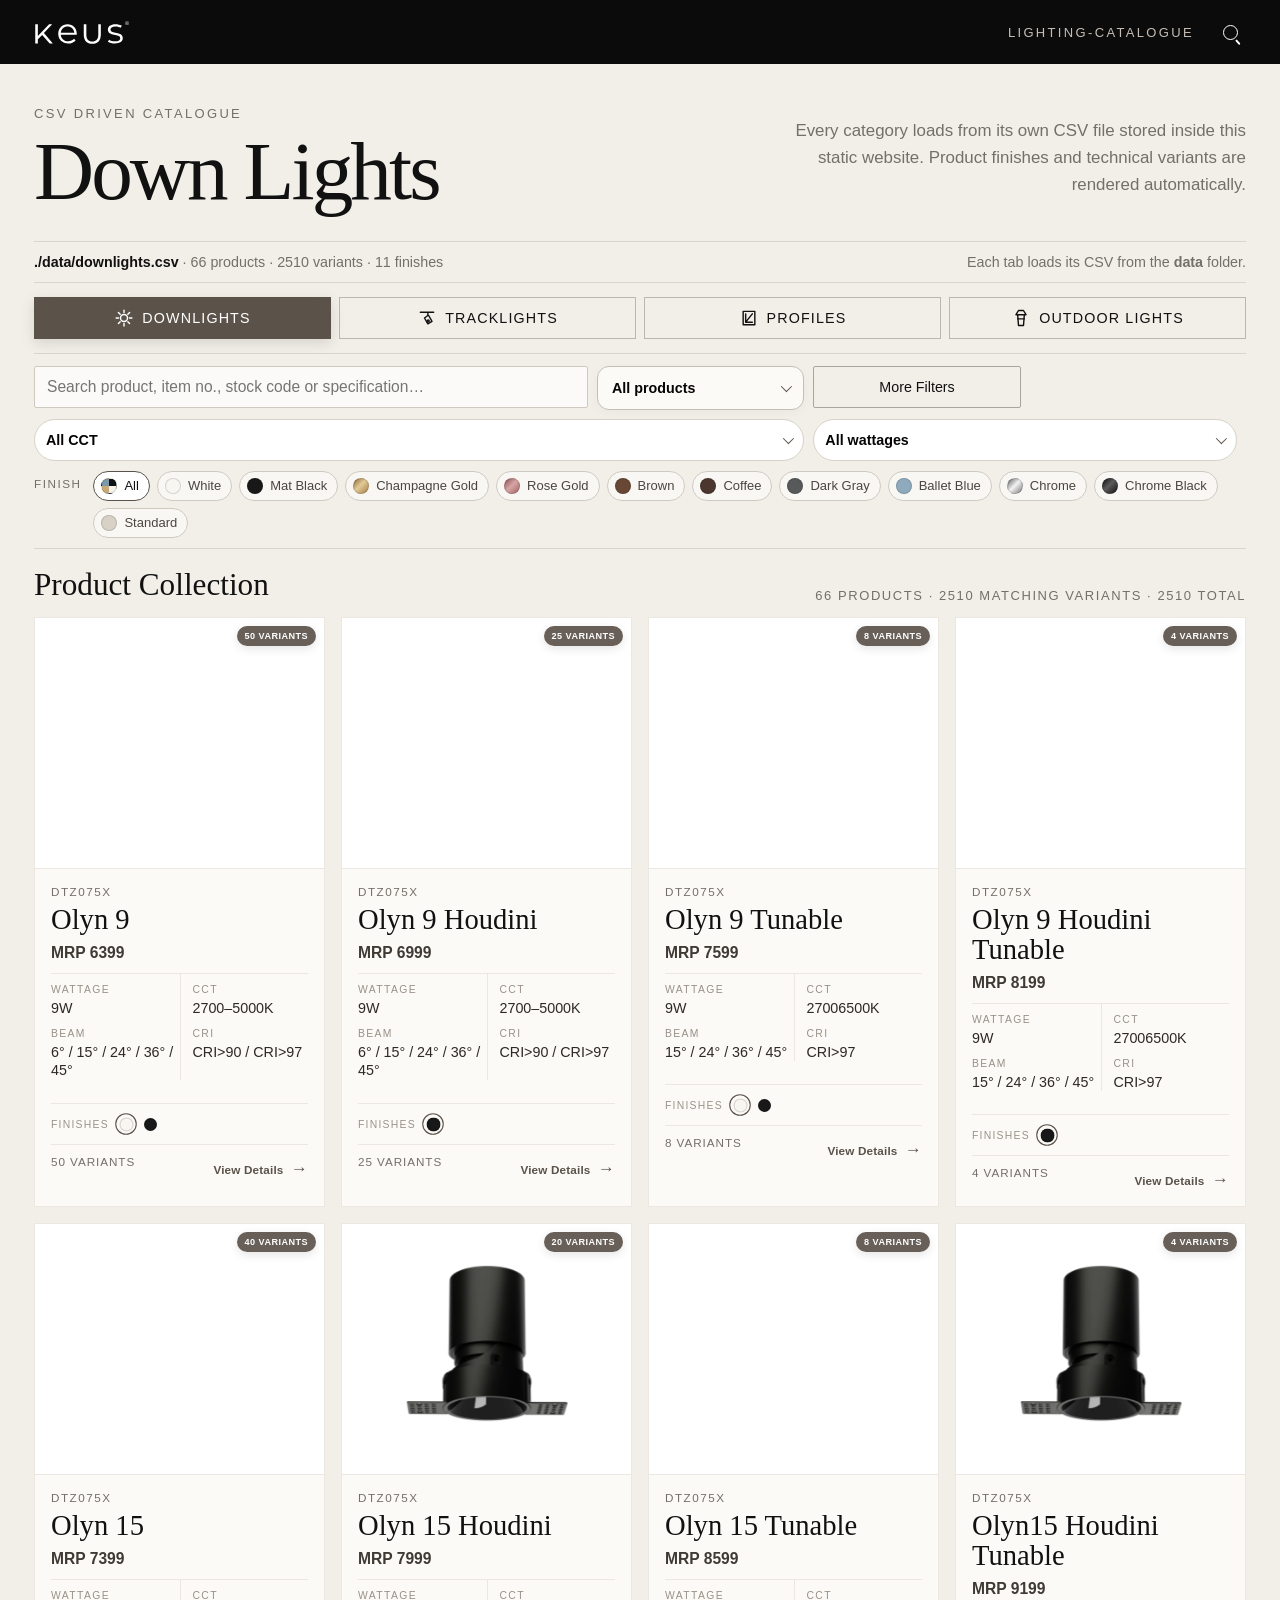
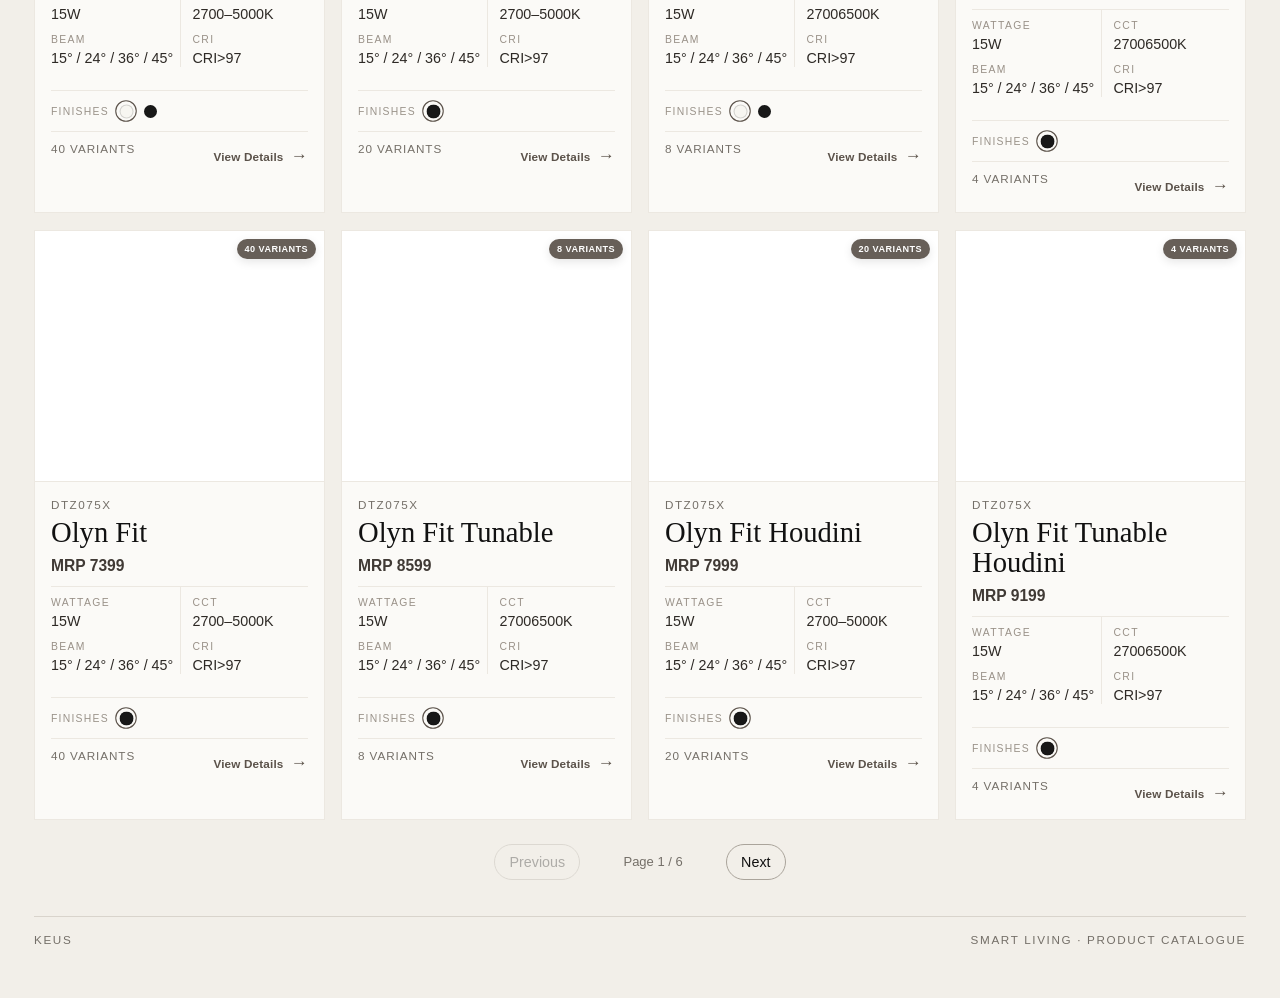
<file: index.html>
<!DOCTYPE html>
<html lang="en">
<head>
<meta charset="UTF-8" />
<meta name="viewport" content="width=device-width, initial-scale=1.0" />
<title>KEUS · LIGHTING-CATALOGUE</title>
<style>
  *{box-sizing:border-box}
  :root{
    --bg:#f2efe9;--paper:#fbfaf7;--card:#fff;--ink:#111;--muted:#746f68;
    --line:#d9d4cc;--line2:#ece8e1;--black:#0b0b0b;--shadow:0 18px 50px rgba(20,18,15,.08);
  }
  html{scroll-behavior:smooth}
  body{margin:0;background:var(--bg);color:var(--ink);font-family:Inter,Arial,Helvetica,sans-serif}
  button,input,select{font:inherit} button{cursor:pointer}
  .topbar{background:var(--black);color:#fff}
  .topbar-inner{max-width:1480px;margin:auto;min-height:64px;padding:0 34px;display:flex;align-items:center;justify-content:space-between;gap:20px}
  .brand{font-size:20.8px;font-weight:700;letter-spacing:.33em}.top-meta{font-size:13px;letter-spacing:.18em;text-transform:uppercase;color:#bdbdbd}
  .shell{max-width:1480px;margin:auto;padding:34px 34px 52px}
  .hero{display:grid;grid-template-columns:1fr auto;gap:28px;align-items:end;padding:8px 0 28px;border-bottom:1px solid var(--line)}
  .eyebrow{margin-bottom:10px;font-size:13px;letter-spacing:.18em;text-transform:uppercase;color:var(--muted)}
  h1{margin:0;font-family:Georgia,'Times New Roman',serif;font-weight:400;font-size:clamp(49.4px,6.5vw,88.4px);line-height:.98;letter-spacing:-.035em}
  .hero-side{max-width:460px;text-align:right}.hero-side p{margin:0 0 14px;font-size:16.9px;line-height:1.6;color:var(--muted)}
  .load-row{display:flex;justify-content:flex-end;gap:8px;flex-wrap:wrap}
  .btn{border:1px solid #aaa49b;background:transparent;color:var(--ink);border-radius:999px;padding:9px 14px;font-size:14.3px;transition:.18s ease}
  .btn:hover:not(:disabled){background:var(--ink);border-color:var(--ink);color:#fff}.btn.primary{background:var(--ink);border-color:var(--ink);color:#fff}.btn.primary:hover{background:#2a2a2a}.btn:disabled{opacity:.3;cursor:default}
  #csvInput{display:none}
  .data-strip{display:flex;align-items:center;justify-content:space-between;gap:16px;padding:12px 0;border-bottom:1px solid var(--line);font-size:14.3px;color:var(--muted)}
  .status strong{color:var(--ink);font-weight:600}.hint{text-align:right}

  .filter-shell{position:sticky;top:0;z-index:30;padding:12px 0 10px;background:rgba(242,239,233,.96);backdrop-filter:blur(12px);border-bottom:1px solid var(--line);margin-bottom:18px}
  .toolbar{display:grid;grid-template-columns:minmax(260px,1.55fr) repeat(3,minmax(145px,.58fr)) auto;gap:9px}
  .mobile-product-label{display:none}
  .field{height:42px;width:100%;border:1px solid #cfc9c0;background:rgba(255,255,255,.68);color:var(--ink);border-radius:2px;padding:0 12px;outline:none;font-size:15.6px}
  .field:focus{border-color:#6e675e;background:#fff}.reset-btn,.more-btn{height:42px;border-radius:2px;white-space:nowrap}
  .advanced{display:grid;grid-template-columns:repeat(4,minmax(0,1fr));gap:9px;max-height:0;opacity:0;overflow:hidden;transition:max-height .24s ease,opacity .18s ease,padding .24s ease;padding-top:0}
  .advanced.open{max-height:260px;opacity:1;padding-top:9px}
  .finish-panel{padding-top:10px;display:flex;align-items:flex-start;gap:12px}
  .finish-title{flex:0 0 auto;padding-top:6px;font-size:11.7px;letter-spacing:.13em;text-transform:uppercase;color:var(--muted)}
  .finish-chips{display:flex;gap:7px;flex-wrap:wrap}
  .finish-chip{display:inline-flex;align-items:center;gap:7px;height:30px;border:1px solid #cfc9c0;background:rgba(255,255,255,.48);border-radius:999px;padding:0 10px 0 7px;color:#4b4640;font-size:13px;transition:.15s ease}
  .finish-chip:hover,.finish-chip.active{border-color:#111;background:#fff;color:#111}.finish-chip.active{box-shadow:inset 0 0 0 1px #111}
  .swatch{width:16px;height:16px;border-radius:50%;border:1px solid rgba(0,0,0,.14);flex:0 0 auto;background:#ddd}
  .swatch.all{background:conic-gradient(#111 0 25%,#f5f3ee 0 50%,#c9aa77 0 75%,#7d98aa 0);}
  .sw-white{background:#f7f6f1}.sw-mat-black{background:#181818}.sw-champagne-gold{background:linear-gradient(135deg,#8e6e3f,#e2ca96 45%,#a78450)}
  .sw-rose-gold{background:linear-gradient(135deg,#8c5558,#d7a6a4 48%,#a56667)}.sw-brown{background:#684834}.sw-coffee{background:#4c372f}
  .sw-dark-gray{background:#57595b}.sw-ballet-blue{background:#8faabd}.sw-chrome{background:linear-gradient(135deg,#656565,#f3f3f3 48%,#7d7d7d)}
  .sw-chrome-black{background:linear-gradient(135deg,#111,#5c5c5c 44%,#171717)}.sw-standard{background:#d7d1c6}
  .active-filters{display:flex;gap:7px;flex-wrap:wrap;padding-top:9px}.active-filters:empty{display:none}
  .filter-pill{border:0;background:#ded8cf;border-radius:999px;padding:6px 9px;font-size:11.7px;color:#504a43}.filter-pill b{font-weight:600}.filter-pill span{margin-left:6px;color:#8a8178}

  .catalogue-head{display:flex;justify-content:space-between;align-items:end;gap:20px;margin:4px 0 14px}.catalogue-head h2{margin:0;font-family:Georgia,'Times New Roman',serif;font-weight:400;font-size:31.2px}.catalogue-count{font-size:13px;letter-spacing:.12em;text-transform:uppercase;color:var(--muted);text-align:right}
  .grid{display:grid;grid-template-columns:repeat(4,minmax(0,1fr));gap:16px}
  .card{position:relative;width:100%;border:1px solid var(--line2);background:var(--paper);color:inherit;transition:transform .2s ease,box-shadow .2s ease,border-color .2s ease;overflow:hidden}
  .card:hover{transform:translateY(-3px);box-shadow:var(--shadow);border-color:#c7c0b5}
  .finish-gallery-card .card-title{margin-bottom:6px}
  .finish-gallery-card .finish-name{display:flex;align-items:center;gap:8px;margin:0 0 13px;font-size:14.3px;color:#5d5750}
  .finish-gallery-card .finish-name .swatch{width:17px;height:17px}
  .finish-gallery-card .card-foot{margin-top:12px}
  .card-open{display:block;width:100%;padding:0;border:0;background:transparent;color:inherit;text-align:left;cursor:pointer}
  .card-image{aspect-ratio:1.15/1;display:flex;align-items:center;justify-content:center;background:#fff;border-bottom:1px solid var(--line2);overflow:hidden}
  .card-image img{width:78%;height:78%;object-fit:contain;display:block;transition:transform .25s ease}.card:hover .card-image img{transform:scale(1.025)}
  .card-body{padding:16px 16px 12px}.card-kicker{margin-bottom:7px;font-size:11.7px;letter-spacing:.13em;text-transform:uppercase;color:var(--muted);min-height:12px}
  .card-title{margin:0 0 13px;font-family:Georgia,'Times New Roman',serif;font-size:28.6px;font-weight:400;line-height:1.05}
  .spec-row{display:grid;grid-template-columns:1fr 1fr;border-top:1px solid var(--line2)}.mini-spec{padding-top:10px}.mini-spec:nth-child(even){padding-left:12px;border-left:1px solid var(--line2)}
  .mini-label{font-size:10.4px;letter-spacing:.13em;text-transform:uppercase;color:#999188;margin-bottom:4px}.mini-value{font-size:14.3px;color:#2d2925;line-height:1.3;white-space:nowrap;overflow:hidden;text-overflow:ellipsis}.mini-value.beam-values{white-space:normal;overflow:visible;text-overflow:clip}
  .card-finishes{display:flex;align-items:center;gap:6px;min-height:29px;margin:11px 0 0;padding-top:10px;border-top:1px solid var(--line2)}
  .card-finish-label{margin-right:2px;font-size:10.4px;letter-spacing:.12em;text-transform:uppercase;color:#9a938a}.card-swatch{width:19px;height:19px;border:1px solid transparent;border-radius:50%;padding:2px;background:transparent;display:inline-flex;align-items:center;justify-content:center}
  .card-swatch .swatch{width:13px;height:13px}.card-swatch:hover,.card-swatch.active{border-color:#111}.more-finishes{font-size:11.7px;color:var(--muted);margin-left:2px}
  .card-foot{display:flex;justify-content:space-between;gap:12px;margin-top:10px;padding-top:10px;border-top:1px solid var(--line2);font-size:11.7px;letter-spacing:.08em;text-transform:uppercase;color:var(--muted)}
  .match-tag{position:absolute;top:10px;right:10px;z-index:2;background:rgba(17,17,17,.86);color:#fff;border-radius:999px;padding:5px 8px;font-size:10.4px;letter-spacing:.08em;text-transform:uppercase}
  .pagination{display:flex;align-items:center;justify-content:center;gap:8px;margin-top:24px}.page-info{font-size:13px;color:var(--muted);min-width:130px;text-align:center}
  .empty{grid-column:1/-1;padding:70px 28px;background:var(--paper);border:1px dashed #c9c2b7;text-align:center}.empty h3{margin:0 0 8px;font-family:Georgia,'Times New Roman',serif;font-weight:400;font-size:33.8px}.empty p{margin:0 auto 16px;max-width:620px;color:var(--muted);font-size:15.6px;line-height:1.6}
  .footer{margin-top:36px;padding-top:16px;border-top:1px solid var(--line);display:flex;justify-content:space-between;font-size:11.7px;letter-spacing:.14em;text-transform:uppercase;color:var(--muted)}

  .modal{position:fixed;inset:0;z-index:100;display:none;background:rgba(0,0,0,.58);padding:22px;overflow:auto}.modal.open{display:block}.modal-panel{width:min(1200px,100%);margin:18px auto;background:var(--paper);box-shadow:0 28px 90px rgba(0,0,0,.28)}
  .modal-top{min-height:70px;padding:0 22px;display:flex;align-items:center;justify-content:space-between;border-bottom:1px solid var(--line)}.modal-brand{font-size:15.6px;font-weight:700;letter-spacing:.25em}.close-btn{width:38px;height:38px;border:1px solid var(--line);background:transparent;border-radius:50%;font-size:26px;line-height:1}.close-btn:hover{background:#111;color:#fff;border-color:#111}
  .detail-wrap{display:grid;grid-template-columns:minmax(350px,.92fr) minmax(0,1.25fr)}.visual-col{padding:34px;border-right:1px solid var(--line)}.main-image{aspect-ratio:1/1;display:flex;align-items:center;justify-content:center;background:#fff;border:1px solid var(--line2)}.main-image img{width:80%;height:80%;object-fit:contain}
  .detail-finishes{margin-top:13px}.detail-finish-label{font-size:10.4px;letter-spacing:.13em;text-transform:uppercase;color:#918a81;margin-bottom:8px}.finish-options{display:flex;gap:8px;flex-wrap:wrap}.finish-option{display:flex;align-items:center;gap:7px;border:1px solid var(--line);background:#fff;padding:6px 9px 6px 6px;border-radius:999px;font-size:11.7px;color:#514b45}.finish-option.active{border-color:#111;box-shadow:inset 0 0 0 1px #111}.finish-option .swatch{width:18px;height:18px}
  .thumbs{display:flex;gap:8px;flex-wrap:wrap;margin-top:11px}.thumb{width:68px;height:68px;padding:4px;border:1px solid var(--line);background:#fff}.thumb.active{border-color:#111;box-shadow:inset 0 0 0 1px #111}.thumb img{width:100%;height:100%;object-fit:contain}.finish-note{margin-top:10px;font-size:13px;color:var(--muted)}
  .info-col{padding:34px}.detail-kicker{font-size:11.7px;letter-spacing:.14em;text-transform:uppercase;color:var(--muted);margin-bottom:10px}.detail-title{margin:0 0 6px;font-family:Georgia,'Times New Roman',serif;font-weight:400;font-size:54.6px;line-height:1}.detail-sub{font-size:14.3px;color:var(--muted);margin-bottom:24px}
  .spec-grid{display:grid;grid-template-columns:repeat(3,minmax(0,1fr));border-top:1px solid var(--line);border-left:1px solid var(--line)}.spec-cell{min-height:76px;padding:12px;border-right:1px solid var(--line);border-bottom:1px solid var(--line)}.spec-label{font-size:10.4px;letter-spacing:.13em;text-transform:uppercase;color:#918a81;margin-bottom:6px}.spec-value{font-size:15.6px;line-height:1.35}
  .variants{padding:0 34px 34px}.variants-head{display:flex;align-items:center;justify-content:space-between;gap:16px;margin:4px 0 12px}.variants h3{margin:0;font-family:Georgia,'Times New Roman',serif;font-size:28.6px;font-weight:400}.variant-filter-note{font-size:13px;color:var(--muted);text-align:right}.table-wrap{overflow:auto;border:1px solid var(--line)}table{border-collapse:collapse;width:100%;min-width:1500px;background:#fff}th,td{padding:10px 11px;border-bottom:1px solid var(--line2);border-right:1px solid var(--line2);text-align:left;white-space:nowrap}th{font-size:10.4px;letter-spacing:.12em;text-transform:uppercase;color:#817a72;background:#f5f2ed;font-weight:600}td{font-size:13px;color:#292621}tr:last-child td{border-bottom:0}td:last-child,th:last-child{border-right:0}.stock{font-family:'Courier New',monospace;font-size:13px}.bis-spec-cell{white-space:normal;min-width:260px;max-width:360px;line-height:1.5;word-break:normal;overflow-wrap:anywhere}.mfg-cell{white-space:normal;min-width:320px;line-height:1.45}.mrp-cell{font-weight:600}.finish-cell{display:flex;align-items:center;gap:7px}.finish-cell .swatch{width:14px;height:14px}
  .drop-highlight:after{content:'Drop CSV to load catalogue';position:fixed;inset:14px;z-index:999;display:flex;align-items:center;justify-content:center;border:2px dashed #fff;background:rgba(0,0,0,.8);color:#fff;font-family:Georgia,'Times New Roman',serif;font-size:41.6px}

  @media(max-width:1120px){.grid{grid-template-columns:repeat(3,minmax(0,1fr))}.toolbar{grid-template-columns:1.4fr repeat(2,1fr) auto}.toolbar .watt-main{display:none}.advanced{grid-template-columns:repeat(3,minmax(0,1fr))}.advanced.open{max-height:340px}.detail-wrap{grid-template-columns:1fr}.visual-col{border-right:0;border-bottom:1px solid var(--line)}}
  @media(max-width:780px){
  .pagination{display:none!important;}.topbar-inner,.shell{padding-left:16px;padding-right:16px}.hero{grid-template-columns:1fr}.hero-side{text-align:left}.load-row{justify-content:flex-start}.filter-shell{padding-top:10px}.toolbar{grid-template-columns:1fr 1fr;gap:8px}.mobile-product-label{display:block;grid-column:1/-1;order:1;margin:0 0 -2px;font-size:11.7px;font-weight:700;letter-spacing:.14em;text-transform:uppercase;color:#4b4640}.toolbar .product-main{display:block;grid-column:1/-1;order:2;height:50px;border:2px solid #111;background:#fff;font-size:16.9px;font-weight:650;padding:0 14px;box-shadow:0 3px 12px rgba(0,0,0,.05)}.toolbar .product-main:focus{border-color:#111;box-shadow:0 0 0 2px rgba(17,17,17,.08)}.toolbar .search{grid-column:1/-1;order:3}.toolbar #cctFilter{order:4}.toolbar .watt-main{display:block;order:5}.toolbar .more-btn{order:6}.more-btn,.reset-btn{width:100%}.advanced{grid-template-columns:repeat(2,minmax(0,1fr))}.advanced.open{max-height:500px}.finish-panel{flex-direction:column;gap:6px}.grid{grid-template-columns:repeat(2,minmax(0,1fr));gap:10px}.spec-grid{grid-template-columns:repeat(2,minmax(0,1fr))}.info-col,.visual-col,.variants{padding:20px}.detail-title{font-size:44.2px}.data-strip{align-items:flex-start;flex-direction:column}.hint{text-align:left}}
  @media(max-width:520px){.grid{grid-template-columns:1fr}.toolbar{grid-template-columns:1fr}.mobile-product-label,.toolbar .product-main,.toolbar .search{grid-column:1/-1}.toolbar #cctFilter,.toolbar .watt-main,.toolbar .more-btn{grid-column:1/-1}.toolbar .product-main{height:52px;font-size:18.2px}.advanced{grid-template-columns:1fr}.advanced.open{max-height:900px}.spec-grid{grid-template-columns:1fr}.modal{padding:0}.modal-panel{margin:0;min-height:100vh}.finish-chip{font-size:11.7px}.catalogue-head{align-items:flex-start;flex-direction:column;gap:6px}.catalogue-count{text-align:left}}

  .category-tabs{display:grid;grid-template-columns:repeat(4,minmax(0,1fr));gap:8px;padding:14px 0;border-bottom:1px solid var(--line)}
  .category-tab{height:42px;border:1px solid #bdb6ad;background:transparent;color:var(--ink);font-size:14.3px;letter-spacing:.08em;text-transform:uppercase}
  .category-tab:hover,.category-tab.active{background:var(--ink);border-color:var(--ink);color:#fff}
  @media(max-width:780px){.category-tabs{grid-template-columns:repeat(2,minmax(0,1fr));gap:7px}.category-tab{height:44px;font-size:13px}}


  .card-price{margin:-4px 0 11px;font-size:15.6px;font-weight:700;color:#111;letter-spacing:0}
  .mobile-shopbar{display:none}

  @media(max-width:780px){
    body{background:#f6f5f2}
    .topbar{position:sticky;top:0;z-index:90;box-shadow:0 1px 0 rgba(255,255,255,.08)}
    .topbar-inner{min-height:54px;padding-left:14px;padding-right:14px}
    .brand{font-size:18.2px}
    .top-meta{font-size:10.4px}

    .shell{padding:10px 10px 84px}

    .hero{display:block;padding:12px 2px 14px;border-bottom:0}
    .eyebrow{margin-bottom:5px;font-size:10.4px}
    h1{font-size:39px;line-height:1.02}
    .hero-side{display:none}
    .data-strip{display:none}

    .category-tabs{
      position:sticky;
      top:54px;
      z-index:80;
      display:flex;
      gap:7px;
      overflow-x:auto;
      padding:9px 2px;
      margin:0 -2px;
      background:rgba(246,245,242,.98);
      border-bottom:1px solid var(--line);
      scrollbar-width:none;
      -webkit-overflow-scrolling:touch;
    }
    .category-tabs::-webkit-scrollbar{display:none}
    .category-tab{
      flex:0 0 auto;
      width:auto;
      min-width:max-content;
      height:36px;
      padding:0 14px;
      border-radius:999px;
      background:#fff;
      border:1px solid #d7d2ca;
      font-size:11.7px;
      letter-spacing:.07em;
      box-shadow:0 1px 2px rgba(0,0,0,.03)
    }
    .category-tab.active{
      background:#111;
      color:#fff;
      border-color:#111
    }

    .filter-shell{
      position:sticky;
      top:109px;
      z-index:70;
      margin:0 -10px 12px;
      padding:8px 10px 9px;
      background:rgba(246,245,242,.97);
      backdrop-filter:blur(14px);
      border-bottom:1px solid #ddd8d0;
      box-shadow:0 5px 15px rgba(24,21,18,.04)
    }

    .toolbar{display:grid;grid-template-columns:1fr 1fr;gap:7px}
    .mobile-product-label{
      display:block;
      grid-column:1/-1;
      order:1;
      margin:0;
      font-size:10.4px;
      color:#6d675f
    }
    .toolbar .product-main{
      grid-column:1/-1;
      order:2;
      height:44px;
      border:1px solid #bcb6ad;
      border-radius:8px;
      background:#fff;
      font-size:16.9px;
      font-weight:650;
      box-shadow:none
    }
    .toolbar .search{
      grid-column:1/-1;
      order:3;
      height:44px;
      border-radius:10px;
      background:#fff;
      border:1px solid #d4cec6;
      padding-left:14px;
      font-size:15.6px
    }
    .toolbar #cctFilter{order:4;height:38px;border-radius:999px;background:#fff}
    .toolbar .watt-main{display:block;order:5;height:38px;border-radius:999px;background:#fff}
    .toolbar .more-btn{
      grid-column:1/-1;
      order:6;
      height:38px;
      border-radius:999px;
      background:#fff
    }
    .advanced{
      grid-template-columns:repeat(2,minmax(0,1fr));
      gap:7px
    }
    .advanced.open{max-height:640px;padding-top:8px}
    .advanced .field{height:39px;border-radius:8px;background:#fff}
    .reset-btn{grid-column:1/-1;border-radius:999px}

    .finish-panel{
      margin:0 -10px;
      padding:9px 10px 0;
      display:block
    }
    .finish-title{padding:0 0 7px;font-size:10.4px}
    .finish-chips{
      display:flex;
      flex-wrap:nowrap;
      overflow-x:auto;
      gap:6px;
      padding-bottom:2px;
      scrollbar-width:none;
      -webkit-overflow-scrolling:touch
    }
    .finish-chips::-webkit-scrollbar{display:none}
    .finish-chip{
      flex:0 0 auto;
      height:30px;
      background:#fff;
      border-color:#ddd7cf
    }

    .active-filters{
      flex-wrap:nowrap;
      overflow-x:auto;
      padding-top:7px;
      scrollbar-width:none
    }
    .active-filters::-webkit-scrollbar{display:none}
    .filter-pill{flex:0 0 auto}

    .catalogue-head{
      align-items:center;
      flex-direction:row;
      gap:8px;
      margin:10px 2px 9px
    }
    .catalogue-head h2{
      font-family:Inter,Arial,sans-serif;
      font-size:19.5px;
      font-weight:700
    }
    .catalogue-count{
      margin-left:auto;
      font-size:10.4px;
      text-align:right;
      max-width:55%
    }

    .grid{
      grid-template-columns:repeat(2,minmax(0,1fr));
      gap:8px
    }
    .card{
      border-radius:12px;
      border:1px solid #e2ded7;
      background:#fff;
      box-shadow:0 2px 8px rgba(23,20,17,.035)
    }
    .card:hover{transform:none;box-shadow:0 2px 8px rgba(23,20,17,.035)}
    .card-image{
      aspect-ratio:1/1;
      background:#fff;
      border-bottom:1px solid #f0ede8
    }
    .card-image img{width:86%;height:86%}
    .card-body{padding:10px 9px 9px}
    .card-kicker{
      min-height:0;
      margin-bottom:5px;
      font-size:9.1px;
      letter-spacing:.08em
    }
    .card-title{
      margin:0 0 6px;
      font-family:Inter,Arial,sans-serif;
      font-size:16.9px;
      line-height:1.22;
      font-weight:700;
      min-height:32px
    }
    .card-price{
      margin:0 0 8px;
      font-size:15.6px;
      font-weight:750
    }

    .spec-row{
      grid-template-columns:1fr 1fr;
      border-top:1px solid #f0ede8
    }
    .mini-spec{padding-top:7px}
    .mini-spec:nth-child(n+3){display:none}
    .mini-label{font-size:9.1px}
    .mini-value{font-size:11.7px}
    .mini-spec:nth-child(even){padding-left:7px}

    .finish-gallery-card .finish-name{
      margin-bottom:7px;
      font-size:11.7px
    }
    .finish-gallery-card .finish-name .swatch{width:14px;height:14px}

    .card-finishes{
      margin-top:7px;
      padding-top:7px;
      gap:3px;
      overflow:hidden
    }
    .card-finish-label{display:none}
    .card-swatch{width:17px;height:17px;padding:1px;flex:0 0 auto}
    .card-swatch .swatch{width:12px;height:12px}
    .card-foot{
      margin-top:7px;
      padding-top:7px;
      font-size:9.1px;
      letter-spacing:.04em
    }
    .card-foot span:first-child{display:none}
    .card-foot span:last-child{margin-left:auto;color:#111;font-weight:700}

    .match-tag{
      top:7px;
      right:7px;
      padding:4px 6px;
      font-size:9.1px
    }

    .pagination{
      position:sticky;
      bottom:8px;
      z-index:50;
      width:max-content;
      max-width:100%;
      margin:18px auto 0;
      padding:5px;
      border-radius:999px;
      background:rgba(255,255,255,.96);
      box-shadow:0 8px 28px rgba(20,18,15,.12)
    }
    .pagination .btn{padding:8px 12px}
    .page-info{min-width:96px}

    .footer{display:none}

    .modal{padding:0}
    .modal-panel{margin:0;min-height:100vh;width:100%}
    .modal-top{
      position:sticky;
      top:0;
      z-index:5;
      min-height:56px;
      background:#fff
    }
    .detail-wrap{grid-template-columns:1fr}
    .visual-col,.info-col,.variants{padding:16px}
    .main-image{border-radius:12px}
    .detail-title{font-size:36.4px}
    .spec-grid{grid-template-columns:repeat(2,minmax(0,1fr))}
    .spec-cell{min-height:62px;padding:10px}
    .table-wrap{border-radius:10px}
  }

  @media(max-width:520px){
    .grid{grid-template-columns:repeat(2,minmax(0,1fr));gap:7px}
    .toolbar{grid-template-columns:1fr 1fr}
    .toolbar #cctFilter,.toolbar .watt-main{grid-column:auto}
    .toolbar .more-btn{grid-column:1/-1}
    .advanced{grid-template-columns:1fr 1fr}
    .spec-grid{grid-template-columns:repeat(2,minmax(0,1fr))}
    .card-title{font-size:15.6px;min-height:30px}
    .card-price{font-size:14.3px}
    .card-body{padding:9px 8px 8px}
    .finish-chip{font-size:10.4px}
  }


/* =========================================================
   KEUS MOBILE COMMERCE UX — reference-inspired, KEUS palette
   ========================================================= */
:root{
  --keus-gold:#5b524a;
  --keus-gold-dark:#403a35;
  --keus-gold-soft:#c6beb6;
  --keus-cream:#f6f2ec;
  --keus-paper:#fffdfa;
  --keus-ink:#0c0c0c;
  --keus-grey:#706a62;
}

.header-search-btn{
  width:32px;height:32px;border:0;background:transparent;color:#fff;
  display:flex;align-items:center;justify-content:center;padding:0;
}
.header-search-icon{
  width:15px;height:15px;border:1.5px solid currentColor;border-radius:50%;
  position:relative;display:block;
}
.header-search-icon:after{
  content:"";position:absolute;width:6px;height:1.5px;background:currentColor;
  right:-5px;bottom:-2px;transform:rotate(48deg);transform-origin:left center;border-radius:2px;
}
.top-meta{display:flex;align-items:center;justify-content:flex-end;gap:12px;margin-left:auto;text-align:right}
.top-meta i{width:3px;height:3px;border-radius:50%;background:var(--keus-gold);display:block}
.top-meta span:first-child{color:var(--keus-gold-soft)}

.category-tab{display:flex;align-items:center;justify-content:center;gap:8px}
.cat-icon{width:20px;height:20px;display:inline-flex;align-items:center;justify-content:center;flex:0 0 auto}
.cat-icon svg{width:100%;height:100%;fill:none;stroke:currentColor;stroke-width:1.7;stroke-linecap:round;stroke-linejoin:round}

.view-detail-cta b{font-size:16.9px;font-weight:500}
.card-price{color:var(--keus-gold-dark)}

@media(max-width:780px){
  body{background:var(--keus-cream);color:var(--keus-ink)}

  /* HEADER */
  .topbar{
    position:sticky;top:0;z-index:100;
    background:#090909;
    box-shadow:0 1px 0 rgba(255,255,255,.07);
  }
  .topbar-inner{
    min-height:64px;
    max-width:none;
    padding:0 16px;
    display:grid;
    grid-template-columns:auto 1fr auto;
    gap:14px;
  }
  .brand{
    position:relative;
    font-size:23.4px;
    letter-spacing:.42em;
    line-height:1;
    padding-right:0;
  }
  .brand:after{content:none!important}
  .top-meta{
    justify-self:end;
    font-size:11.7px;
    letter-spacing:.12em;
    white-space:nowrap;
  }
  .header-search-btn{justify-self:end}

  /* remove desktop hero on mobile — header + category bar carries context */
  .shell{padding:0 12px 78px}
  .hero,.data-strip{display:none!important}

  /* CATEGORY NAV */
  .category-tabs{
    position:sticky;
    top:64px;
    z-index:88;
    display:flex!important;
    grid-template-columns:none!important;
    gap:8px;
    overflow-x:auto;
    margin:0 -12px;
    padding:14px 12px 12px;
    background:rgba(246,242,236,.98);
    border-bottom:0;
    scrollbar-width:none;
    -webkit-overflow-scrolling:touch;
  }
  .category-tabs::-webkit-scrollbar{display:none}
  .category-tab{
    flex:0 0 auto;
    min-width:max-content;
    height:46px!important;
    padding:0 15px;
    border:1px solid #ddd6cb;
    border-radius:999px;
    background:#fff;
    color:#171512;
    font-size:13px!important;
    font-weight:650;
    letter-spacing:.035em;
    text-transform:uppercase;
    box-shadow:0 3px 10px rgba(26,20,14,.035);
  }
  .category-tab:hover{background:#fff;color:#171512;border-color:#cfc5b7}
  .category-tab.active,
  .category-tab.active:hover{
    background:var(--keus-gold);
    color:#fff;
    border-color:var(--keus-gold);
    box-shadow:0 5px 14px rgba(91,82,74,.20);
  }
  .cat-icon{width:19px;height:19px}

  /* FILTER AREA — e-commerce hierarchy */
  .filter-shell{
    position:relative!important;
    top:auto!important;
    z-index:30;
    margin:0 -12px 12px;
    padding:8px 12px 12px!important;
    background:var(--keus-cream)!important;
    border-bottom:1px solid #dfd8ce;
    box-shadow:none!important;
    backdrop-filter:none!important;
  }
  .toolbar{
    display:grid!important;
    grid-template-columns:repeat(6,minmax(0,1fr))!important;
    gap:8px!important;
  }

  /* Search comes first */
  .toolbar .search{
    grid-column:1/-1!important;
    order:1!important;
    height:50px!important;
    padding:0 42px 0 42px!important;
    border:1px solid #d8d1c7!important;
    border-radius:999px!important;
    background:
      url("data:image/svg+xml,%3Csvg xmlns='http://www.w3.org/2000/svg' width='20' height='20' viewBox='0 0 24 24' fill='none' stroke='%23181818' stroke-width='1.8' stroke-linecap='round'%3E%3Ccircle cx='11' cy='11' r='7'/%3E%3Cpath d='m16.2 16.2 4.2 4.2'/%3E%3C/svg%3E")
      no-repeat 15px center / 20px,
      #fff!important;
    font-size:15.6px!important;
    box-shadow:0 2px 7px rgba(25,20,14,.025)!important;
  }
  .toolbar .search::placeholder{color:#969088}

  /* Product selector retained, but made compact and useful */
  .mobile-product-label{display:none!important}
  .toolbar .product-main{
    display:block!important;
    grid-column:1/-1!important;
    order:2!important;
    height:42px!important;
    border:1px solid #d8d1c7!important;
    border-radius:10px!important;
    background:#fff!important;
    font-size:14.3px!important;
    font-weight:650!important;
    padding:0 12px!important;
    box-shadow:none!important;
  }

  /* CCT / Wattage / More Filters = 3 e-commerce chips */
  .toolbar #cctFilter{
    grid-column:1/3!important;
    order:3!important;
  }
  .toolbar .watt-main{
    display:block!important;
    grid-column:3/5!important;
    order:4!important;
  }
  .toolbar .more-btn{
    grid-column:5/7!important;
    order:5!important;
  }
  .toolbar #cctFilter,
  .toolbar .watt-main,
  .toolbar .more-btn{
    height:42px!important;
    min-width:0;
    border:1px solid #d8d1c7!important;
    border-radius:999px!important;
    background:#fff!important;
    color:#1b1916!important;
    padding-left:11px!important;
    padding-right:10px!important;
    font-size:13px!important;
    font-weight:600;
    white-space:nowrap;
  }
  .toolbar .more-btn:before{
    content:"";
    display:inline-block;
    width:13px;height:13px;
    margin-right:5px;
    vertical-align:-2px;
    background:
      linear-gradient(#171717,#171717) 0 2px/13px 1px no-repeat,
      linear-gradient(#171717,#171717) 0 6px/13px 1px no-repeat,
      linear-gradient(#171717,#171717) 0 10px/13px 1px no-repeat;
  }

  /* Advanced filters */
  .advanced{
    grid-template-columns:repeat(2,minmax(0,1fr))!important;
    gap:7px!important;
  }
  .advanced.open{max-height:760px!important;padding-top:9px!important}
  .advanced .field{
    height:40px!important;
    border:1px solid #d8d1c7!important;
    border-radius:8px!important;
    background:#fff!important;
    font-size:13px!important;
  }
  .reset-btn{
    grid-column:1/-1!important;
    height:40px!important;
    border-radius:999px!important;
    border-color:#171717!important;
  }

  /* FINISH STRIP */
  .finish-panel{
    display:block!important;
    margin:11px 0 0!important;
    padding:11px 0 0!important;
    border-top:1px solid #d8d1c7;
  }
  .finish-title{
    display:flex;
    align-items:center;
    gap:10px;
    padding:0 0 9px!important;
    font-size:11.7px!important;
    font-weight:700;
    letter-spacing:.13em;
    color:#4b4640;
  }
  .finish-title:after{
    content:"";
    height:1px;flex:1;background:#ddd6cc;
  }
  .finish-chips{
    display:flex!important;
    flex-wrap:nowrap!important;
    overflow-x:auto!important;
    gap:7px!important;
    padding:0 0 2px!important;
    scrollbar-width:none;
  }
  .finish-chips::-webkit-scrollbar{display:none}
  .finish-chip{
    flex:0 0 auto!important;
    height:38px!important;
    padding:0 12px 0 7px!important;
    border:1px solid #ddd6cb!important;
    border-radius:999px!important;
    background:#fff!important;
    color:#2c2823!important;
    font-size:11.7px!important;
  }
  .finish-chip .swatch{width:23px;height:23px}
  .finish-chip.active{
    border-color:var(--keus-gold)!important;
    box-shadow:inset 0 0 0 1px var(--keus-gold)!important;
    color:#111!important;
  }

  .active-filters{
    flex-wrap:nowrap!important;
    overflow-x:auto!important;
    padding-top:8px!important;
    scrollbar-width:none;
  }
  .active-filters::-webkit-scrollbar{display:none}
  .filter-pill{flex:0 0 auto}

  /* COLLECTION TITLE */
  .catalogue-head{
    flex-direction:row!important;
    align-items:center!important;
    margin:13px 2px 10px!important;
    gap:8px!important;
  }
  .catalogue-head h2{
    margin:0;
    font-family:Inter,Arial,sans-serif!important;
    font-size:19.5px!important;
    font-weight:750!important;
    letter-spacing:-.01em;
  }
  .catalogue-count{
    margin-left:auto;
    max-width:58%;
    text-align:right!important;
    font-size:9.1px!important;
    line-height:1.3;
  }

  /* PRODUCT GRID */
  .grid{
    grid-template-columns:repeat(2,minmax(0,1fr))!important;
    gap:9px!important;
  }
  .card{
    border:1px solid #e2ddd5!important;
    border-radius:13px!important;
    background:var(--keus-paper)!important;
    box-shadow:0 3px 12px rgba(25,20,14,.045)!important;
    overflow:hidden;
  }
  .card:hover{
    transform:none!important;
    box-shadow:0 3px 12px rgba(25,20,14,.045)!important;
  }
  .card-image{
    aspect-ratio:1/1!important;
    background:#fff!important;
    border-bottom:1px solid #f0ece6!important;
  }
  .card-image img{
    width:88%!important;
    height:88%!important;
    object-fit:contain;
  }
  .card-body{padding:10px 9px 9px!important}
  .card-kicker{
    min-height:0!important;
    margin-bottom:5px!important;
    color:#7d766d!important;
    font-size:9.1px!important;
    letter-spacing:.08em!important;
  }
  .card-title{
    min-height:31px!important;
    margin:0 0 5px!important;
    font-family:Inter,Arial,sans-serif!important;
    font-size:16.25px!important;
    font-weight:750!important;
    line-height:1.2!important;
    letter-spacing:-.015em;
  }
  .card-price{
    margin:0 0 8px!important;
    color:var(--keus-gold-dark)!important;
    font-size:14.3px!important;
    font-weight:800!important;
    line-height:1.25;
  }

  /* only Wattage + CCT shown on mobile card */
  .spec-row{
    grid-template-columns:1fr 1fr!important;
    border-top:1px solid #eee9e2!important;
  }
  .mini-spec{padding-top:8px!important}
  .mini-spec:nth-child(n+3){display:none!important}
  .mini-spec:nth-child(even){
    padding-left:8px!important;
    border-left:1px solid #eee9e2!important;
  }
  .mini-label{
    margin-bottom:4px!important;
    font-size:8.45px!important;
    letter-spacing:.11em!important;
  }
  .mini-value{
    font-size:11.7px!important;
    line-height:1.2!important;
  }

  .finish-gallery-card .finish-name{
    margin:0 0 7px!important;
    font-size:11.7px!important;
  }
  .finish-gallery-card .finish-name .swatch{width:14px;height:14px}

  /* bottom swatches + View Details */
  .card-finishes{
    display:flex!important;
    align-items:center!important;
    min-height:27px!important;
    margin:6px 0 0!important;
    padding-top:7px!important;
    gap:3px!important;
    border-top:1px solid #eee9e2!important;
    overflow:hidden!important;
  }
  .card-finish-label{display:none!important}
  .card-swatch{
    width:17px!important;height:17px!important;padding:1px!important;
    flex:0 0 auto!important;
  }
  .card-swatch .swatch{width:12px!important;height:12px!important}
  .more-finishes{
    margin-left:2px!important;
    font-size:9.1px!important;
    color:#777067!important;
  }

  .card-foot{
    display:flex!important;
    align-items:center!important;
    justify-content:flex-end!important;
    margin:7px 0 0!important;
    padding-top:7px!important;
    border-top:1px solid #eee9e2!important;
  }
  .card-foot>span:first-child{display:none!important}
  .view-detail-cta,
  .card-foot>span:last-child{
    display:inline-flex!important;
    align-items:center!important;
    gap:5px!important;
    margin-left:auto!important;
    min-height:28px;
    padding:0 9px;
    border:1px solid var(--keus-gold)!important;
    border-radius:999px;
    color:var(--keus-gold-dark)!important;
    font-size:9.1px!important;
    font-weight:750!important;
    letter-spacing:.04em!important;
    text-transform:none!important;
  }

  .match-tag{
    top:7px!important;right:7px!important;
    background:#111!important;
    border-radius:999px!important;
    padding:4px 6px!important;
    font-size:8.45px!important;
  }

  /* PRODUCT DETAIL = full mobile product page */
  .modal{padding:0!important;background:#fff!important}
  .modal-panel{margin:0!important;min-height:100vh!important;width:100%!important;background:var(--keus-paper)!important}
  .modal-top{
    position:sticky;top:0;z-index:8;
    min-height:58px!important;
    padding:0 16px!important;
    background:#0b0b0b!important;
    color:#fff;
    border-bottom:0!important;
  }
  .modal-brand{letter-spacing:.3em}
  .close-btn{
    color:#fff!important;border-color:#555!important;
  }
  .close-btn:hover{background:#fff!important;color:#111!important}
  .detail-wrap{grid-template-columns:1fr!important}
  .visual-col,.info-col,.variants{padding:16px!important}
  .main-image{
    border:1px solid #eee8df!important;
    border-radius:12px!important;
    overflow:hidden;
    background:#fff!important;
  }
  .detail-title{
    font-family:Inter,Arial,sans-serif!important;
    font-size:35.1px!important;
    font-weight:750!important;
    letter-spacing:-.025em;
  }
  .detail-kicker{font-size:10.4px!important}
  .spec-grid{grid-template-columns:repeat(2,minmax(0,1fr))!important}
  .spec-cell{min-height:63px!important;padding:10px!important}
  .table-wrap{border-radius:10px!important}

  .pagination{
    width:max-content!important;
    max-width:100%;
    margin:18px auto 0!important;
    padding:5px!important;
    background:#fff!important;
    border-radius:999px!important;
    box-shadow:0 7px 26px rgba(25,20,14,.10)!important;
  }
  .footer{display:none!important}
}

@media(max-width:390px){
  .shell{padding-left:9px;padding-right:9px}
  .category-tabs{margin-left:-9px;margin-right:-9px;padding-left:9px;padding-right:9px}
  .filter-shell{margin-left:-9px;margin-right:-9px;padding-left:9px!important;padding-right:9px!important}
  .category-tab{height:43px!important;padding:0 12px;font-size:11.7px!important}
  .cat-icon{width:17px;height:17px}
  .toolbar #cctFilter,.toolbar .watt-main,.toolbar .more-btn{font-size:11.7px!important}
  .grid{gap:7px!important}
  .card-title{font-size:14.95px!important}
  .card-price{font-size:13.65px!important}
}


/* =========================================================
   PROFILE CATEGORY — only Name / Stock Code / Cutout /
   New Description / Image
   ========================================================= */
body.profiles-mode .finish-panel,
body.profiles-mode #cctFilter,
body.profiles-mode .watt-main{
  display:none!important;
}
body.profiles-mode #itemNoFilter,
body.profiles-mode #vfFilter,
body.profiles-mode #imaxFilter,
body.profiles-mode #criFilter,
body.profiles-mode #beamFilter,
body.profiles-mode #batchCodeFilter,
body.profiles-mode #bisNoFilter,
body.profiles-mode #bisSpecFilter,
body.profiles-mode #mrpFilter,
body.profiles-mode #mfgByFilter{
  display:none!important;
}
body.profiles-mode .advanced{
  grid-template-columns:repeat(2,minmax(0,1fr))!important;
}
body.profiles-mode .toolbar{
  grid-template-columns:minmax(260px,1.55fr) minmax(180px,.8fr) auto!important;
}
body.profiles-mode .profile-card .card-title{
  min-height:auto;
}
.profile-card .profile-description{
  margin:10px 0 0;
  padding-top:10px;
  border-top:1px solid var(--line2);
  color:#5f5952;
  font-size:13px;
  line-height:1.45;
}
.profile-card .profile-specs{
  display:grid;
  grid-template-columns:1fr 1fr;
  border-top:1px solid var(--line2);
  margin-top:10px;
}
.profile-card .profile-spec{
  padding-top:9px;
}
.profile-card .profile-spec+ .profile-spec{
  border-left:1px solid var(--line2);
  padding-left:10px;
}
.profile-card .profile-spec-label{
  margin-bottom:4px;
  color:#999188;
  font-size:10.4px;
  letter-spacing:.12em;
  text-transform:uppercase;
}
.profile-card .profile-spec-value{
  color:#2d2925;
  font-size:13px;
  line-height:1.35;
}
.profile-card .profile-details-btn{
  display:inline-flex;
  align-items:center;
  justify-content:center;
  gap:6px;
  min-height:32px;
  padding:0 12px;
  border:1px solid var(--keus-gold,#5b524a);
  border-radius:999px;
  background:transparent;
  color:var(--keus-gold-dark,#403a35);
  font-size:11.7px;
  font-weight:700;
}
@media(max-width:780px){
  body.profiles-mode .toolbar{
    grid-template-columns:repeat(2,minmax(0,1fr))!important;
  }
  body.profiles-mode .toolbar .search{
    grid-column:1/-1!important;
    order:1!important;
  }
  body.profiles-mode .toolbar .product-main{
    grid-column:1/-1!important;
    order:2!important;
  }
  body.profiles-mode .toolbar .more-btn{
    grid-column:1/-1!important;
    order:3!important;
  }
  body.profiles-mode .advanced{
    grid-template-columns:1fr 1fr!important;
  }
  .profile-card .profile-description{
    font-size:11.7px;
    display:-webkit-box;
    -webkit-line-clamp:3;
    -webkit-box-orient:vertical;
    overflow:hidden;
  }
  .profile-card .profile-spec-label{font-size:8.45px}
  .profile-card .profile-spec-value{font-size:11.05px}
  .profile-card .profile-details-btn{
    width:100%;
    min-height:30px;
    font-size:10.4px;
  }
}


/* =========================================================
   KEUS TAUPE UI — #5b524a ACCENT ONLY
   Product finish colours remain unchanged.
   ========================================================= */
.native-product-select{position:absolute!important;opacity:0!important;pointer-events:none!important;width:1px!important;height:1px!important}
.keus-product-select{position:relative;min-width:0;z-index:91}
.keus-product-trigger{width:100%;height:44px;display:flex;align-items:center;justify-content:space-between;gap:12px;padding:0 14px;border:1px solid #c6beb6;border-radius:12px;background:#fbfaf7;color:#070404;font-size:14.3px;font-weight:700;text-align:left;box-shadow:0 3px 12px rgba(7,4,4,.035)}
.keus-product-trigger:hover,.keus-product-select.open .keus-product-trigger{border-color:#5b524a;background:#fff}
.keus-product-chevron{width:8px;height:8px;border-right:1.5px solid #5b524a;border-bottom:1.5px solid #5b524a;transform:rotate(45deg) translateY(-2px);transition:transform .18s ease;flex:0 0 auto}
.keus-product-select.open .keus-product-chevron{transform:rotate(225deg) translate(-1px,-1px)}
.keus-product-menu{position:absolute;left:0;right:0;top:calc(100% + 7px);max-height:min(480px,65vh);overflow-y:auto;background:#fbfaf7;border:1px solid #c6beb6;border-radius:16px;box-shadow:0 22px 55px rgba(7,4,4,.18);padding:6px;z-index:999;scrollbar-width:thin;scrollbar-color:#5b524a #eeeae5}
.keus-product-option{width:100%;min-height:46px;padding:0 12px;display:flex;align-items:center;justify-content:space-between;gap:12px;border:0;border-bottom:1px solid #e8e3de;border-radius:9px;background:transparent;color:#070404;font-size:15.6px;font-weight:500;text-align:left}
.keus-product-option:last-child{border-bottom:0}
.keus-product-option:hover{background:#eeeae5;color:#070404}
.keus-product-option.active{background:#5b524a;color:#fff;font-weight:700}
.keus-product-option i{width:18px;height:18px;border:1.5px solid #5b524a;border-radius:50%;position:relative;flex:0 0 auto}
.keus-product-option.active i{border-color:#fff}
.keus-product-option.active i:after{content:"";position:absolute;inset:4px;border-radius:50%;background:#fff}
.series-variant-badge{position:absolute;top:8px;right:8px;z-index:4;padding:5px 8px;border-radius:999px;background:rgba(91,82,74,.92);color:#fff;font-size:9.1px;font-weight:750;letter-spacing:.05em;text-transform:uppercase;box-shadow:0 3px 10px rgba(7,4,4,.10);pointer-events:none}
.match-tag{left:8px!important;right:auto!important;background:rgba(7,4,4,.84)!important}

/* UI accent replacements using the KEUS taupe family */
.product-main,.toolbar .product-main{border-color:#c6beb6!important}
.mobile-product-label{color:#5b524a!important}
.card-price{color:#403a35!important}
.view-detail-cta,.profile-details-btn{border-color:#5b524a!important;color:#403a35!important}
.category-tab.active,.category-tab.active:hover{background:#5b524a!important;border-color:#5b524a!important;box-shadow:0 4px 12px rgba(91,82,74,.18)!important}
.finish-chip.active{border-color:#5b524a!important;box-shadow:inset 0 0 0 1px #5b524a!important}
.card-swatch.active{border-color:#5b524a!important;box-shadow:0 0 0 1px rgba(91,82,74,.18)!important}
.brand:after{background:#5b524a!important}
.top-meta i{background:#5b524a!important}
.top-meta span:first-child{color:#c6beb6!important}

@media(max-width:780px){
  .keus-product-select{grid-column:1/-1!important;order:2!important}
  .keus-product-trigger{height:36px;border-radius:11px;padding:0 12px;font-size:11.7px;background:#fbfaf7}
  .keus-product-menu{position:fixed;left:12px;right:12px;top:90px;max-height:72vh;border-radius:18px;padding:6px;background:#fbfaf7;box-shadow:0 28px 70px rgba(7,4,4,.28)}
  .keus-product-option{min-height:43px;padding:0 11px;font-size:14.3px;border-radius:9px}
  .keus-product-option i{width:17px;height:17px}
  .series-variant-badge{top:6px;right:6px;padding:4px 6px;font-size:7.8px}
  .match-tag{top:6px!important;left:6px!important}
}


/* =========================================================
   COMPACT MOBILE REFINEMENTS
   ========================================================= */
.card-finishes{
  overflow-x:auto!important;
  overflow-y:hidden!important;
  flex-wrap:nowrap!important;
  scrollbar-width:thin;
  -webkit-overflow-scrolling:touch;
}
.card-finishes::-webkit-scrollbar{height:4px}
.card-finishes::-webkit-scrollbar-thumb{background:#c6beb6;border-radius:999px}
.card-swatch{flex:0 0 auto!important}
.more-finishes{display:none!important}

@media(max-width:780px){
  .category-tabs{
    gap:5px!important;
    padding:9px 10px 8px!important;
  }
  .category-tab{
    height:34px!important;
    padding:0 10px!important;
    gap:5px!important;
    border-radius:999px!important;
    font-size:10.4px!important;
    font-weight:650!important;
    letter-spacing:.025em!important;
    box-shadow:0 2px 7px rgba(26,20,14,.025)!important;
  }
  .category-tab .cat-icon{
    width:14px!important;
    height:14px!important;
  }

  .finish-panel{
    margin:7px 0 0!important;
    padding:7px 0 0!important;
  }
  .finish-title{
    gap:7px!important;
    padding:0 0 6px!important;
    font-size:9.1px!important;
    letter-spacing:.10em!important;
  }
  .finish-chips{
    gap:5px!important;
  }
  .finish-chip{
    height:29px!important;
    padding:0 9px 0 5px!important;
    gap:5px!important;
    font-size:9.75px!important;
  }
  .finish-chip .swatch{
    width:17px!important;
    height:17px!important;
  }

  .card-image{
    touch-action:pan-y;
  }
  .card-finishes{
    min-height:21px!important;
    margin-top:5px!important;
    padding-top:5px!important;
    gap:2px!important;
    scrollbar-width:none!important;
  }
  .card-finishes::-webkit-scrollbar{display:none!important}
  .card-swatch{
    width:14px!important;
    height:14px!important;
    padding:1px!important;
    border-width:1px!important;
  }
  .card-swatch .swatch{
    width:9px!important;
    height:9px!important;
  }
  .card-swatch.active{
    border-color:#5b524a!important;
    box-shadow:0 0 0 1px rgba(91,82,74,.20)!important;
  }
}

@media(max-width:390px){
  .category-tabs{
    gap:4px!important;
    padding-left:8px!important;
    padding-right:8px!important;
  }
  .category-tab{
    height:32px!important;
    padding:0 8px!important;
    font-size:9.75px!important;
  }
  .category-tab .cat-icon{
    width:13px!important;
    height:13px!important;
  }
  .finish-chip{
    height:27px!important;
    padding-right:8px!important;
    font-size:9.1px!important;
  }
  .finish-chip .swatch{
    width:15px!important;
    height:15px!important;
  }
}


/* =========================================================
   MOBILE PRODUCT FINISH DOTS — SHOW ALL
   ========================================================= */
@media(max-width:780px){
  .card-finishes{
    display:flex!important;
    align-items:center!important;
    justify-content:flex-start!important;
    flex-wrap:wrap!important;
    overflow:visible!important;
    min-height:18px!important;
    margin-top:5px!important;
    padding-top:5px!important;
    gap:2px!important;
  }
  .card-swatch{
    flex:0 0 12px!important;
    width:12px!important;
    height:12px!important;
    padding:1px!important;
    border:1px solid transparent!important;
    border-radius:50%!important;
  }
  .card-swatch .swatch{
    width:8px!important;
    height:8px!important;
  }
  .card-swatch.active{
    border-color:#5b524a!important;
    box-shadow:0 0 0 1px rgba(91,82,74,.24)!important;
    transform:scale(1.08);
  }
}


/* =========================================================
   PROFILES ONLY — colour/body + diffuser variations
   Values are read from "New Description".
   ========================================================= */
body.profiles-mode .profile-variation-area{
  border-top:1px solid var(--line2);
  margin-top:0;
  padding-top:8px!important;
}
body.profiles-mode .profile-variation-label{
  margin-bottom:6px;
  font-size:9.1px;
  font-weight:700;
  letter-spacing:.10em;
  text-transform:uppercase;
  color:#8a8178;
}
body.profiles-mode .profile-variation-dots{
  display:flex;
  flex-wrap:wrap;
  gap:5px;
}
body.profiles-mode .profile-variation-btn{
  display:inline-flex;
  align-items:center;
  gap:4px;
  height:25px;
  padding:0 6px 0 4px;
  border:1px solid #d8d1c8;
  border-radius:999px;
  background:#fff;
  color:#5b524a;
  font-size:9.1px;
  font-weight:750;
  letter-spacing:.03em;
}
body.profiles-mode .profile-variation-btn.active{
  border-color:#5b524a;
  box-shadow:inset 0 0 0 1px #5b524a;
}
.profile-variation-dot{
  width:14px;
  height:14px;
  border:1px solid rgba(7,4,4,.18);
  border-radius:50%;
  flex:0 0 auto;
  background:#ddd;
}
.pv-white{background:#f7f6f1}
.pv-grey-white{background:linear-gradient(90deg,#8f8b85 0 50%,#f7f6f1 50%)}
.pv-champagne-white{background:linear-gradient(90deg,#b9a589 0 50%,#f7f6f1 50%)}
.pv-black-white{background:linear-gradient(90deg,#070404 0 50%,#f7f6f1 50%)}
.pv-iron-white{background:linear-gradient(90deg,#5f605f 0 50%,#f7f6f1 50%)}
.pv-white-white{background:#f7f6f1;box-shadow:inset 0 0 0 2px #e3dfd8}
.pv-black-black{background:#070404}
.pv-white-black{background:linear-gradient(90deg,#f7f6f1 0 50%,#070404 50%)}
.pv-white-transparent{
  background:
    linear-gradient(90deg,#f7f6f1 0 50%,transparent 50%),
    repeating-conic-gradient(#d9d6d0 0 25%,#fff 0 50%) 50%/5px 5px;
}
.pv-black-transparent{
  background:
    linear-gradient(90deg,#070404 0 50%,transparent 50%),
    repeating-conic-gradient(#d9d6d0 0 25%,#fff 0 50%) 50%/5px 5px;
}
.pv-black{background:#070404}
.pv-standard{background:#c6beb6}

@media(max-width:780px){
  body.profiles-mode .profile-variation-area{
    padding-top:6px!important;
  }
  body.profiles-mode .profile-variation-label{
    margin-bottom:4px;
    font-size:7.8px;
  }
  body.profiles-mode .profile-variation-dots{
    gap:3px;
  }
  body.profiles-mode .profile-variation-btn{
    height:21px;
    padding:0 4px 0 3px;
    gap:3px;
    font-size:7.8px;
  }
  body.profiles-mode .profile-variation-dot{
    width:11px;
    height:11px;
  }
}


/* =========================================================
   PROFILE PAGE ONLY — exact Stock Code + Description images
   ========================================================= */
body.profiles-mode .profile-exact-selector{
  border-top:1px solid var(--line2);
  padding-top:8px!important;
}
body.profiles-mode .profile-selector-head{
  display:flex;
  justify-content:space-between;
  align-items:center;
  gap:8px;
  margin-bottom:7px;
  color:#7d746b;
  font-size:8px;
  font-weight:700;
  letter-spacing:.08em;
  text-transform:uppercase;
}
body.profiles-mode .profile-row-options{
  display:flex;
  flex-wrap:wrap;
  gap:5px;
}
body.profiles-mode .profile-row-option{
  display:inline-flex;
  align-items:center;
  gap:5px;
  min-height:27px;
  padding:3px 7px 3px 4px;
  border:1px solid #d7d0c6;
  border-radius:999px;
  background:#fff;
  color:#5b524a;
  font-size:7px;
  font-weight:700;
}
body.profiles-mode .profile-row-option.active{
  border-color:#5b524a;
  box-shadow:inset 0 0 0 1px #5b524a;
}
body.profiles-mode .profile-row-option .profile-variation-dot{
  width:13px;
  height:13px;
}
body.profiles-mode .profile-image-unavailable{
  color:#8f877e;
  font-size:10px;
  font-weight:600;
}
@media(max-width:780px){
  body.profiles-mode .profile-row-options{
    flex-wrap:nowrap;
    overflow-x:auto;
    overflow-y:hidden;
    padding-bottom:3px;
    scrollbar-width:none;
    -webkit-overflow-scrolling:touch;
  }
  body.profiles-mode .profile-row-options::-webkit-scrollbar{display:none}
  body.profiles-mode .profile-row-option{
    flex:0 0 auto;
    min-height:23px;
    padding:2px 5px 2px 3px;
    gap:3px;
    font-size:6px;
  }
  body.profiles-mode .profile-row-option .profile-variation-dot{
    width:11px;
    height:11px;
  }
  body.profiles-mode .exact-profile-card .card-image{
    touch-action:pan-y;
  }
}


/* =========================================================
   PROFILES ONLY — DESKTOP / WEB REFINEMENT
   Mobile rules and all other categories are untouched.
   ========================================================= */
@media(min-width:781px){
  body.profiles-mode .catalogue-head{
    margin-top:18px;
    margin-bottom:18px;
    align-items:center;
  }

  body.profiles-mode .grid{
    grid-template-columns:repeat(3,minmax(0,1fr));
    gap:20px;
  }

  body.profiles-mode .exact-profile-card{
    border-radius:18px;
    border:1px solid #ddd7cf;
    background:#fffdfa;
    box-shadow:0 7px 24px rgba(7,4,4,.045);
    overflow:hidden;
  }

  body.profiles-mode .exact-profile-card:hover{
    transform:translateY(-3px);
    border-color:#c6beb6;
    box-shadow:0 16px 36px rgba(7,4,4,.075);
  }

  body.profiles-mode .exact-profile-card .card-image{
    aspect-ratio:1.42/1;
    min-height:250px;
    background:
      radial-gradient(circle at 50% 42%,#fff 0 40%,#faf8f4 74%,#f4f0ea 100%);
    border-bottom:1px solid #ece7e0;
  }

  body.profiles-mode .exact-profile-card .card-image img{
    width:82%;
    height:82%;
    object-fit:contain;
  }

  body.profiles-mode .exact-profile-card .card-body{
    padding-left:18px;
    padding-right:18px;
  }

  body.profiles-mode .exact-profile-card .card-kicker{
    margin-top:2px;
    margin-bottom:7px;
    color:#8b837a;
  }

  body.profiles-mode .exact-profile-card .card-title{
    margin-bottom:12px;
    min-height:auto;
    font-size:20px;
    line-height:1.18;
    letter-spacing:-.015em;
  }

  body.profiles-mode .exact-profile-card .profile-specs{
    margin-top:0;
    border-top:1px solid #ece7e0;
  }

  body.profiles-mode .exact-profile-card .profile-spec{
    padding-top:11px;
    padding-bottom:2px;
  }

  body.profiles-mode .exact-profile-card .profile-description{
    margin-top:12px;
    min-height:44px;
    color:#6f675f;
    line-height:1.55;
    display:-webkit-box;
    -webkit-line-clamp:2;
    -webkit-box-orient:vertical;
    overflow:hidden;
  }

  body.profiles-mode .profile-exact-selector{
    margin-top:14px;
    padding:13px 18px 14px!important;
    background:#f5f1ec;
    border-top:1px solid #e4ddd5;
    border-bottom:1px solid #e4ddd5;
  }

  body.profiles-mode .profile-selector-head{
    margin-bottom:9px;
    font-size:9px;
    letter-spacing:.10em;
  }

  body.profiles-mode .profile-row-options{
    display:grid;
    grid-template-columns:repeat(2,minmax(0,1fr));
    gap:7px;
  }

  body.profiles-mode .profile-row-option{
    width:100%;
    min-height:36px;
    justify-content:flex-start;
    padding:5px 9px 5px 6px;
    border-radius:10px;
    border:1px solid #d8d1c8;
    background:#fff;
    font-size:8px;
    line-height:1.15;
    transition:border-color .16s ease,background .16s ease,box-shadow .16s ease;
  }

  body.profiles-mode .profile-row-option:hover{
    border-color:#9f958d;
    background:#fbfaf7;
  }

  body.profiles-mode .profile-row-option.active{
    border-color:#5b524a;
    background:#fff;
    box-shadow:inset 0 0 0 1px #5b524a,0 3px 10px rgba(91,82,74,.08);
  }

  body.profiles-mode .profile-row-option .profile-variation-dot{
    width:16px;
    height:16px;
  }

  body.profiles-mode .exact-profile-card .card-foot{
    margin-top:0;
    padding:13px 0 2px;
    border-top:0;
  }

  body.profiles-mode .exact-profile-card .profile-details-btn{
    width:100%;
    min-height:38px;
    border-radius:10px;
    background:#5b524a;
    color:#fff!important;
    border-color:#5b524a!important;
    font-size:10px;
    letter-spacing:.035em;
  }

  body.profiles-mode .exact-profile-card .profile-details-btn:hover{
    background:#403a35;
    border-color:#403a35!important;
  }

  body.profiles-mode .series-variant-badge{
    top:12px;
    right:12px;
    padding:6px 9px;
    font-size:8px;
  }
}


/* =========================================================
   WEB/DESKTOP — COLOUR CHANGE CONTROLS FOR LIGHTING CARDS
   Profiles retain their separate profile-variant UI.
   ========================================================= */
.desktop-finish-nav{display:none}

@media(min-width:781px){
  body:not(.profiles-mode) .card{
    position:relative;
  }

  body:not(.profiles-mode) .desktop-finish-nav{
    position:absolute;
    top:116px;
    z-index:8;
    width:34px;
    height:34px;
    display:flex;
    align-items:center;
    justify-content:center;
    border:1px solid rgba(91,82,74,.22);
    border-radius:50%;
    background:rgba(255,253,250,.90);
    color:#403a35;
    font-family:Arial,sans-serif;
    font-size:25px;
    font-weight:300;
    line-height:1;
    opacity:0;
    transform:translateY(-50%) scale(.94);
    transition:opacity .16s ease,transform .16s ease,background .16s ease,border-color .16s ease;
    box-shadow:0 4px 15px rgba(7,4,4,.08);
    backdrop-filter:blur(6px);
  }

  body:not(.profiles-mode) .desktop-finish-prev{left:10px}
  body:not(.profiles-mode) .desktop-finish-next{right:10px}

  body:not(.profiles-mode) .card:hover .desktop-finish-nav,
  body:not(.profiles-mode) .desktop-finish-nav:focus-visible{
    opacity:1;
    transform:translateY(-50%) scale(1);
  }

  body:not(.profiles-mode) .desktop-finish-nav:hover{
    background:#5b524a;
    border-color:#5b524a;
    color:#fff;
  }

  body:not(.profiles-mode) .desktop-finish-nav:focus-visible{
    outline:2px solid rgba(91,82,74,.25);
    outline-offset:2px;
  }

  body:not(.profiles-mode) .card-image{
    cursor:grab;
    user-select:none;
  }

  body:not(.profiles-mode) .card-image.is-dragging{
    cursor:grabbing;
  }

  body:not(.profiles-mode) .card-image img{
    pointer-events:none;
    user-select:none;
    -webkit-user-drag:none;
  }

  body:not(.profiles-mode) .card-finishes{
    gap:5px;
  }

  body:not(.profiles-mode) .card-swatch{
    width:20px;
    height:20px;
    cursor:pointer;
    transition:transform .14s ease,border-color .14s ease,box-shadow .14s ease;
  }

  body:not(.profiles-mode) .card-swatch:hover{
    transform:scale(1.10);
    border-color:#5b524a;
  }

  body:not(.profiles-mode) .card-swatch.active{
    transform:scale(1.08);
  }
}


/* =========================================================
   WEB/DESKTOP — CLEAN KEUS FINISHES + CTA
   ========================================================= */
@media(min-width:781px){
  body:not(.profiles-mode) .desktop-finish-nav{display:none!important}

  body:not(.profiles-mode) .card-finishes{
    display:flex!important;
    align-items:center!important;
    flex-wrap:wrap!important;
    overflow:visible!important;
    gap:5px!important;
    padding-bottom:0!important;
    scrollbar-width:none!important;
  }
  body:not(.profiles-mode) .card-finishes::-webkit-scrollbar{
    display:none!important;width:0!important;height:0!important;
  }
  body:not(.profiles-mode) .card-swatch{flex:0 0 auto!important}
  body:not(.profiles-mode) .more-finishes{display:none!important}

  body:not(.profiles-mode) .view-detail-cta{
    min-height:auto!important;
    height:auto!important;
    padding:4px 0!important;
    border:0!important;
    border-radius:0!important;
    background:transparent!important;
    color:#5b524a!important;
    box-shadow:none!important;
    font-weight:700!important;
    letter-spacing:.015em!important;
    text-decoration:none!important;
    position:relative;
  }
  body:not(.profiles-mode) .view-detail-cta::after{
    content:'';
    position:absolute;
    left:0;right:0;bottom:1px;
    height:1px;
    background:#c6beb6;
    transform:scaleX(0);
    transform-origin:left center;
    transition:transform .18s ease;
  }
  body:not(.profiles-mode) .view-detail-cta:hover{
    background:transparent!important;
    color:#403a35!important;
    transform:none!important;
  }
  body:not(.profiles-mode) .view-detail-cta:hover::after{transform:scaleX(1)}
  body:not(.profiles-mode) .view-detail-cta b{
    font-weight:500!important;
    margin-left:4px;
  }
}


/* =========================================================
   FINISH / COLOUR STATES — PLAIN ACTIVE / INACTIVE
   No shadows on colour selectors.
   ========================================================= */
.finish-chip,
.finish-chip.active,
.card-swatch,
.card-swatch.active,
.finish-option,
.finish-option.active,
.profile-variation-btn,
.profile-variation-btn.active,
.profile-row-option,
.profile-row-option.active{
  box-shadow:none!important;
}

.finish-chip.active,
.card-swatch.active,
.finish-option.active,
.profile-variation-btn.active,
.profile-row-option.active{
  border-color:#5b524a!important;
}

.card-swatch:not(.active){
  border-color:transparent!important;
}

.profile-variation-btn:not(.active),
.profile-row-option:not(.active){
  border-color:#d8d1c8!important;
}


/* Performance only: allow the browser to skip painting off-screen cards. */
.card{
  content-visibility:auto;
  contain-intrinsic-size:520px;
}


/* =========================================================
   KEUS CUSTOM FILTER DROPDOWNS
   Same look & feel as All Products.
   Native selects remain the source of truth for filter logic.
   ========================================================= */
.keus-filter-select{
  position:relative;
  min-width:0;
  z-index:90;
}
.keus-filter-native{
  position:absolute!important;
  opacity:0!important;
  pointer-events:none!important;
  width:1px!important;
  height:1px!important;
  margin:0!important;
  padding:0!important;
}
.keus-filter-trigger{
  width:100%;
  height:44px;
  display:flex;
  align-items:center;
  justify-content:space-between;
  gap:12px;
  padding:0 14px;
  border:1px solid #c6beb6;
  border-radius:12px;
  background:#fbfaf7;
  color:#070404;
  font-size:14.3px;
  font-weight:700;
  text-align:left;
  cursor:pointer;
}
.keus-filter-trigger:hover,
.keus-filter-select.open .keus-filter-trigger{
  border-color:#5b524a;
  background:#fff;
}
.keus-filter-trigger-text{
  min-width:0;
  overflow:hidden;
  text-overflow:ellipsis;
  white-space:nowrap;
}
.keus-filter-chevron{
  width:8px;
  height:8px;
  border-right:1.5px solid #5b524a;
  border-bottom:1.5px solid #5b524a;
  transform:rotate(45deg) translateY(-2px);
  transition:transform .18s ease;
  flex:0 0 auto;
}
.keus-filter-select.open .keus-filter-chevron{
  transform:rotate(225deg) translate(-1px,-1px);
}
.keus-filter-menu{
  position:absolute;
  left:0;
  right:0;
  top:calc(100% + 7px);
  max-height:min(480px,65vh);
  overflow-y:auto;
  background:#fbfaf7;
  border:1px solid #c6beb6;
  border-radius:16px;
  box-shadow:0 22px 55px rgba(7,4,4,.18);
  padding:6px;
  z-index:999;
  scrollbar-width:thin;
  scrollbar-color:#5b524a #eeeae5;
}
.keus-filter-option{
  width:100%;
  min-height:46px;
  padding:0 12px;
  display:flex;
  align-items:center;
  justify-content:space-between;
  gap:12px;
  border:0;
  border-bottom:1px solid #e8e3de;
  border-radius:9px;
  background:transparent;
  color:#070404;
  font-size:15.6px;
  font-weight:500;
  text-align:left;
  cursor:pointer;
}
.keus-filter-option:last-child{border-bottom:0}
.keus-filter-option:hover{background:#eeeae5;color:#070404}
.keus-filter-option.active{
  background:#5b524a;
  color:#fff;
  font-weight:700;
}
.keus-filter-option i{
  width:18px;
  height:18px;
  border:1.5px solid #5b524a;
  border-radius:50%;
  position:relative;
  flex:0 0 auto;
}
.keus-filter-option.active i{border-color:#fff}
.keus-filter-option.active i:after{
  content:"";
  position:absolute;
  inset:4px;
  border-radius:50%;
  background:#fff;
}

/* Advanced filter menus must not be clipped when open. */
.advanced.open{overflow:visible}

/* Preserve the existing Profile-page filter visibility exactly. */
body.profiles-mode .keus-filter-select[data-native-id="cctFilter"],
body.profiles-mode .keus-filter-select.watt-main,
body.profiles-mode .keus-filter-select[data-native-id="itemNoFilter"],
body.profiles-mode .keus-filter-select[data-native-id="vfFilter"],
body.profiles-mode .keus-filter-select[data-native-id="imaxFilter"],
body.profiles-mode .keus-filter-select[data-native-id="criFilter"],
body.profiles-mode .keus-filter-select[data-native-id="beamFilter"],
body.profiles-mode .keus-filter-select[data-native-id="batchCodeFilter"],
body.profiles-mode .keus-filter-select[data-native-id="bisNoFilter"],
body.profiles-mode .keus-filter-select[data-native-id="bisSpecFilter"],
body.profiles-mode .keus-filter-select[data-native-id="mrpFilter"],
body.profiles-mode .keus-filter-select[data-native-id="mfgByFilter"]{
  display:none!important;
}

@media(max-width:780px){
  .toolbar .keus-filter-select[data-native-id="cctFilter"]{order:4!important}
  .toolbar .keus-filter-select.watt-main{order:5!important}

  .keus-filter-trigger{
    height:36px;
    border-radius:11px;
    padding:0 12px;
    font-size:11.7px;
    background:#fbfaf7;
  }
  .keus-filter-menu{
    position:fixed;
    left:12px;
    right:12px;
    top:90px;
    max-height:72vh;
    border-radius:18px;
    padding:6px;
    background:#fbfaf7;
    box-shadow:0 28px 70px rgba(7,4,4,.28);
  }
  .keus-filter-option{
    min-height:43px;
    padding:0 11px;
    font-size:14.3px;
    border-radius:9px;
  }
  .keus-filter-option i{
    width:17px;
    height:17px;
  }
}

@media(max-width:520px){
  .toolbar .keus-filter-select[data-native-id="cctFilter"],
  .toolbar .keus-filter-select.watt-main{
    grid-column:1/-1!important;
  }
}


/* =========================================================
   FILTER FORM LAYOUT FIX
   Restores the original toolbar / advanced-filter geometry
   after wrapping native selects with KEUS custom dropdowns.
   ========================================================= */
.toolbar .keus-filter-select{
  min-width:0!important;
  width:100%!important;
}

.toolbar .keus-filter-select[data-native-id="cctFilter"]{
  grid-column:1/3!important;
  order:3!important;
}

.toolbar .keus-filter-select.watt-main{
  display:block!important;
  grid-column:3/5!important;
  order:4!important;
}

.toolbar .keus-filter-select[data-native-id="cctFilter"] .keus-filter-trigger,
.toolbar .keus-filter-select.watt-main .keus-filter-trigger{
  height:42px!important;
  border-radius:999px!important;
  background:#fff!important;
  border-color:#d8d1c7!important;
  padding-left:11px!important;
  padding-right:12px!important;
}

.advanced .keus-filter-select{
  width:100%!important;
  min-width:0!important;
}

.advanced .keus-filter-trigger{
  height:40px!important;
  border-radius:8px!important;
  background:#fff!important;
  border-color:#d8d1c7!important;
  padding-left:11px!important;
  padding-right:11px!important;
}

.advanced.open{
  overflow:visible!important;
}

@media(max-width:1120px) and (min-width:781px){
  .toolbar .keus-filter-select.watt-main{
    display:none!important;
  }
}

@media(max-width:780px){
  .toolbar .keus-filter-select[data-native-id="cctFilter"]{
    grid-column:1/2!important;
    order:4!important;
  }
  .toolbar .keus-filter-select.watt-main{
    display:block!important;
    grid-column:2/3!important;
    order:5!important;
  }
}

@media(max-width:520px){
  .toolbar .keus-filter-select[data-native-id="cctFilter"],
  .toolbar .keus-filter-select.watt-main{
    grid-column:1/-1!important;
  }
}


/* =========================================================
   MOBILE ONLY — CLASSIC / LIGHTER TYPOGRAPHY
   Desktop/web remains unchanged.
   ========================================================= */
@media(max-width:780px){
  /* Product cards already open details when the card/image is tapped. */
  .view-detail-cta,
  .profile-details-btn{
    display:none!important;
  }

  /* Remove the now-empty footer only on Profile cards. */
  body.profiles-mode .profile-card .card-foot{
    display:none!important;
  }

  /* Normal, lighter typography throughout the mobile catalogue. */
  body,
  button,
  select,
  input,
  .card-title,
  .card-price,
  .card-kicker,
  .mini-label,
  .mini-value,
  .catalogue-count,
  .finish-title,
  .finish-chip,
  .card-finish-label,
  .card-foot,
  .series-variant-badge,
  .match-tag,
  .profile-spec-label,
  .profile-spec-value,
  .profile-description,
  .profile-selector-head,
  .profile-row-option,
  .keus-product-trigger,
  .keus-product-option,
  .keus-filter-trigger,
  .keus-filter-option{
    font-weight:400!important;
  }

  /* Product name + price specifically kept elegant and light. */
  .card-title{
    font-weight:400!important;
  }
  .card-price{
    font-weight:400!important;
  }

  /* Selected states use border/background, not heavier type. */
  .finish-chip.active,
  .card-swatch.active,
  .profile-row-option.active,
  .keus-product-option.active,
  .keus-filter-option.active{
    font-weight:400!important;
  }
}


/* =========================================================
   MOBILE LANDING PAGE — MINIMAL FILTER ROW
   Mobile only:
   - All Products + More Filters on one line
   - Search, CCT and Wattage removed from the top row
   - Native browser selects used instead of custom dropdown UI
   Desktop/web is unchanged.
   ========================================================= */
@media(max-width:780px){
  .toolbar{
    display:grid!important;
    grid-template-columns:minmax(0,1fr) auto!important;
    gap:8px!important;
    align-items:center!important;
  }

  /* Mobile top row: only All Products + More Filters */
  .toolbar .search,
  .toolbar #searchBox,
  .mobile-product-label,
  .toolbar #cctFilter,
  .toolbar #wattageFilter,
  .toolbar .keus-filter-select[data-native-id="cctFilter"],
  .toolbar .keus-filter-select[data-native-id="wattageFilter"],
  .toolbar .keus-filter-select.watt-main{
    display:none!important;
  }

  /* Remove the custom All Products dropdown on mobile. */
  #keusProductSelect{
    display:none!important;
  }

  /* Restore the original native All Products select. */
  #nameFilter.native-product-select{
    position:static!important;
    opacity:1!important;
    pointer-events:auto!important;
    display:block!important;
    width:100%!important;
    height:38px!important;
    grid-column:1/2!important;
    order:1!important;
    appearance:auto!important;
    -webkit-appearance:menulist!important;
    padding:0 6px!important;
    margin:0!important;
    border:1px solid #c6beb6!important;
    border-radius:4px!important;
    background:#fff!important;
    color:#070404!important;
    box-shadow:none!important;
    font-weight:400!important;
    font-size:12px!important;
  }

  .toolbar .more-btn{
    display:inline-flex!important;
    align-items:center!important;
    justify-content:center!important;
    grid-column:2/3!important;
    order:2!important;
    width:auto!important;
    min-width:106px!important;
    height:38px!important;
    padding:0 12px!important;
    margin:0!important;
    border-radius:4px!important;
    box-shadow:none!important;
    white-space:nowrap!important;
    font-weight:400!important;
    font-size:11px!important;
  }

  /* Advanced filters: use native selects, not custom dropdown menus. */
  .advanced .keus-filter-trigger,
  .advanced .keus-filter-menu{
    display:none!important;
  }

  .advanced .keus-filter-select{
    display:block!important;
    width:100%!important;
    min-width:0!important;
  }

  .advanced .keus-filter-native{
    position:static!important;
    opacity:1!important;
    pointer-events:auto!important;
    display:block!important;
    width:100%!important;
    height:38px!important;
    appearance:auto!important;
    -webkit-appearance:menulist!important;
    padding:0 6px!important;
    margin:0!important;
    border:1px solid #c6beb6!important;
    border-radius:4px!important;
    background:#fff!important;
    color:#070404!important;
    box-shadow:none!important;
    font-weight:400!important;
    font-size:11px!important;
  }

  .advanced.open{
    overflow:visible!important;
  }
}

@media(max-width:520px){
  .toolbar{
    grid-template-columns:minmax(0,1fr) auto!important;
  }
}


/* =========================================================
   MOBILE LANDING PAGE — SEARCH + COMPACT FILTER ROW
   Search: full width
   Second row: All Products + More Filters
   CCT and Wattage remain hidden
   ========================================================= */
@media(max-width:780px){
  .toolbar .search,
  .toolbar #searchBox{
    display:block!important;
    grid-column:1/-1!important;
    order:1!important;
    width:100%!important;
    height:38px!important;
    margin:0!important;
    padding:0 10px!important;
    border:1px solid #c6beb6!important;
    border-radius:4px!important;
    background:#fff!important;
    box-shadow:none!important;
    color:#070404!important;
    font-size:11px!important;
    font-weight:400!important;
  }

  .toolbar .search::placeholder,
  .toolbar #searchBox::placeholder{
    color:#8b837a!important;
    opacity:1!important;
  }

  #nameFilter.native-product-select{
    grid-column:1/2!important;
    order:2!important;
  }

  .toolbar .more-btn{
    grid-column:2/3!important;
    order:3!important;
  }

  /* Profile page: keep All Products and More Filters aligned on one row. */
  body.profiles-mode .toolbar #nameFilter.native-product-select{
    grid-column:1/2!important;
    order:2!important;
    height:38px!important;
  }

  body.profiles-mode .toolbar .more-btn{
    grid-column:2/3!important;
    order:3!important;
    width:auto!important;
    height:38px!important;
    margin:0!important;
  }
}


/* =========================================================
   SOFT PRODUCT FINISH CROSSFADE — MOBILE + WEB
   No slide/movement; preload prevents blinking.
   ========================================================= */
.card-image{
  overflow:hidden!important;
}
.card-image img{
  will-change:opacity;
  backface-visibility:hidden;
}


/* Profile colour/variant image crossfade uses the same restrained treatment. */
body.profiles-mode .card-image img{
  will-change:opacity;
  backface-visibility:hidden;
}


/* =========================================================
   GLOBAL CATALOGUE SEARCH
   Search spans Downlights, Tracklights, Profiles and Outdoor.
   Category-specific filters are temporarily hidden while a
   global search is active, then restored when search is cleared.
   ========================================================= */
body.global-search-mode .toolbar{
  grid-template-columns:1fr!important;
}
body.global-search-mode .toolbar > :not(.search),
body.global-search-mode .advanced,
body.global-search-mode .finish-panel,
body.global-search-mode .active-filters{
  display:none!important;
}
body.global-search-mode .toolbar .search{
  display:block!important;
  grid-column:1/-1!important;
  width:100%!important;
}
body.global-search-mode .category-tab{
  opacity:.62;
}
body.global-search-mode .category-tab.active{
  opacity:.82;
}

.global-result-card{
  position:relative;
}
.global-category-badge{
  position:absolute;
  top:9px;
  left:9px;
  z-index:5;
  padding:5px 8px;
  border-radius:999px;
  background:rgba(251,250,247,.94);
  border:1px solid #d8d1c8;
  color:#5b524a;
  font-size:8px;
  font-weight:600;
  letter-spacing:.05em;
  text-transform:uppercase;
  pointer-events:none;
}
.global-match-badge{
  position:absolute;
  top:9px;
  right:9px;
  z-index:5;
  padding:5px 8px;
  border-radius:999px;
  background:#5b524a;
  color:#fff;
  font-size:8px;
  font-weight:600;
  letter-spacing:.04em;
  pointer-events:none;
}
.global-result-meta{
  display:grid;
  grid-template-columns:repeat(2,minmax(0,1fr));
  gap:0;
  margin-top:11px;
  border-top:1px solid #ece7e0;
}
.global-result-meta > div{
  min-width:0;
  padding-top:9px;
}
.global-result-meta > div+div{
  padding-left:10px;
  border-left:1px solid #ece7e0;
}
.global-meta-label{
  display:block;
  margin-bottom:4px;
  color:#9a9188;
  font-size:7px;
  font-weight:500;
  letter-spacing:.08em;
  text-transform:uppercase;
}
.global-meta-value{
  display:block;
  color:#4f4943;
  font-size:10px;
  font-weight:400;
  line-height:1.35;
  overflow-wrap:anywhere;
}
.global-search-empty{
  grid-column:1/-1;
}

@media(max-width:780px){
  .global-category-badge,
  .global-match-badge{
    top:6px;
    padding:4px 6px;
    font-size:6px;
  }
  .global-category-badge{left:6px}
  .global-match-badge{right:6px}
  .global-result-meta{
    margin-top:8px;
  }
  .global-meta-label{
    font-size:6px;
  }
  .global-meta-value{
    font-size:9px;
  }
}


/* =========================================================
   KEUS BLACK THEME OPTION
   Core palette: #070404 / #c6beb6 / #5b524a
   Product image wells stay light for colour accuracy.
   ========================================================= */
.top-actions{
  display:flex;
  align-items:center;
  justify-content:flex-end;
  gap:6px;
  margin-left:0;
}
.theme-toggle{
  min-height:34px;
  padding:0 10px 0 8px;
  display:inline-flex;
  align-items:center;
  gap:7px;
  border:1px solid #49433e;
  border-radius:999px;
  background:transparent;
  color:#c6beb6;
  font-size:10px;
  font-weight:500;
  letter-spacing:.08em;
  text-transform:uppercase;
  transition:background .18s ease,border-color .18s ease,color .18s ease;
}
.theme-toggle:hover{
  border-color:#c6beb6;
  color:#fff;
}
.theme-toggle-icon{
  width:15px;
  height:15px;
  border:1px solid currentColor;
  border-radius:50%;
  position:relative;
  overflow:hidden;
  flex:0 0 auto;
}
.theme-toggle-icon:after{
  content:"";
  position:absolute;
  inset:2px 2px 2px 7px;
  border-radius:0 999px 999px 0;
  background:currentColor;
}
.theme-toggle[aria-pressed="true"]{
  background:#c6beb6;
  border-color:#c6beb6;
  color:#070404;
}

/* Black theme variables */
body.keus-black{
  --bg:#070404;
  --paper:#11100f;
  --card:#11100f;
  --ink:#f5f2ee;
  --muted:#b8b0a8;
  --line:#2d2925;
  --line2:#24211f;
  --black:#070404;
  --shadow:0 18px 50px rgba(0,0,0,.34);
  background:#070404;
  color:#f5f2ee;
}
body.keus-black .topbar{
  background:#070404;
  border-bottom:1px solid #292522;
}
body.keus-black .shell{
  background:#070404;
}
body.keus-black .hero,
body.keus-black .data-strip,
body.keus-black .category-tabs,
body.keus-black .catalogue-head{
  border-color:#2d2925;
}
body.keus-black .eyebrow,
body.keus-black .hero-side p,
body.keus-black .status,
body.keus-black .hint,
body.keus-black .catalogue-count,
body.keus-black .finish-title{
  color:#aaa198;
}
body.keus-black .status strong{
  color:#f5f2ee;
}

/* Tabs */
body.keus-black .category-tabs{
  background:#070404;
}
body.keus-black .category-tab{
  background:#100f0e;
  border-color:#302c28;
  color:#c6beb6;
}
body.keus-black .category-tab:hover,
body.keus-black .category-tab.active{
  background:#c6beb6;
  border-color:#c6beb6;
  color:#070404;
}

/* Filters / search */
body.keus-black .filter-shell{
  background:rgba(7,4,4,.96);
  border-color:#2d2925;
}
body.keus-black .field,
body.keus-black select,
body.keus-black input{
  background:#11100f;
  border-color:#34302c;
  color:#f5f2ee;
}
body.keus-black .field:focus,
body.keus-black select:focus,
body.keus-black input:focus{
  background:#151311;
  border-color:#c6beb6;
}
body.keus-black input::placeholder{
  color:#817970;
}
body.keus-black .more-btn,
body.keus-black .reset-btn,
body.keus-black .btn{
  background:transparent;
  border-color:#4a443f;
  color:#d8d2cc;
}
body.keus-black .more-btn:hover,
body.keus-black .reset-btn:hover,
body.keus-black .btn:hover:not(:disabled){
  background:#c6beb6;
  border-color:#c6beb6;
  color:#070404;
}

/* Custom dropdowns on desktop */
body.keus-black .keus-product-trigger,
body.keus-black .keus-filter-trigger,
body.keus-black .keus-product-menu,
body.keus-black .keus-filter-menu{
  background:#11100f!important;
  border-color:#34302c!important;
  color:#f5f2ee!important;
}
body.keus-black .keus-product-option,
body.keus-black .keus-filter-option{
  background:#11100f!important;
  color:#d8d2cc!important;
}
body.keus-black .keus-product-option:hover,
body.keus-black .keus-filter-option:hover,
body.keus-black .keus-product-option.active,
body.keus-black .keus-filter-option.active{
  background:#5b524a!important;
  color:#fff!important;
}

/* Finish filters */
body.keus-black .finish-chip{
  background:#11100f;
  border-color:#34302c;
  color:#c6beb6;
}
body.keus-black .finish-chip:hover,
body.keus-black .finish-chip.active{
  background:#181512;
  border-color:#c6beb6;
  color:#fff;
}
body.keus-black .finish-chip.active{
  box-shadow:none;
}
body.keus-black .filter-pill{
  background:#24201d;
  color:#d8d2cc;
}
body.keus-black .filter-pill span{
  color:#a59d94;
}

/* Product cards */
body.keus-black .card{
  background:#11100f;
  border-color:#27231f;
  color:#f5f2ee;
}
body.keus-black .card:hover{
  border-color:#5b524a;
  box-shadow:0 18px 45px rgba(0,0,0,.38);
}
body.keus-black .card-image{
  background:#f7f6f2;
  border-color:#2b2723;
}
body.keus-black .card-kicker,
body.keus-black .mini-label,
body.keus-black .global-meta-label{
  color:#918980;
}
body.keus-black .mini-value,
body.keus-black .global-meta-value,
body.keus-black .finish-gallery-card .finish-name{
  color:#d7d0c9;
}
body.keus-black .spec-row,
body.keus-black .mini-spec:nth-child(even),
body.keus-black .global-result-meta,
body.keus-black .global-result-meta > div+div{
  border-color:#292522;
}
body.keus-black .card-price{
  color:#c6beb6;
}
body.keus-black .series-variant-badge,
body.keus-black .global-match-badge{
  background:#5b524a;
  color:#fff;
}
body.keus-black .global-category-badge{
  background:#161310;
  border-color:#3b3530;
  color:#c6beb6;
}

/* Card finish dots / profile selectors */
body.keus-black .card-swatch,
body.keus-black .profile-row-option,
body.keus-black .profile-variation-btn{
  border-color:#46403a!important;
}
body.keus-black .card-swatch.active,
body.keus-black .profile-row-option.active,
body.keus-black .profile-variation-btn.active{
  border-color:#c6beb6!important;
  box-shadow:none!important;
}
body.keus-black .profile-description,
body.keus-black .profile-spec-value{
  color:#d5cec7!important;
}
body.keus-black .profile-spec-label,
body.keus-black .profile-selector-head{
  color:#989087!important;
}

/* Pagination / empty states */
body.keus-black .pagination button,
body.keus-black .page-btn{
  background:#11100f;
  border-color:#34302c;
  color:#d8d2cc;
}
body.keus-black .pagination button:hover:not(:disabled),
body.keus-black .page-btn:hover:not(:disabled){
  background:#c6beb6;
  border-color:#c6beb6;
  color:#070404;
}
body.keus-black .empty{
  background:#11100f!important;
  border-color:#34302c!important;
  color:#aaa198!important;
}

/* Keep native controls readable on mobile */
@media(max-width:780px){
  .theme-toggle{
    width:34px;
    height:34px;
    min-height:34px;
    padding:0;
    justify-content:center;
  }
  .theme-toggle-text{display:none}
  body.keus-black .category-tabs{
    background:rgba(7,4,4,.98)!important;
  }
  body.keus-black #nameFilter.native-product-select,
  body.keus-black .advanced .keus-filter-native,
  body.keus-black .toolbar .search,
  body.keus-black .toolbar #searchBox{
    background:#11100f!important;
    border-color:#34302c!important;
    color:#f5f2ee!important;
  }
}


/* KEUS header logo */
.brand-logo-link{display:inline-flex;align-items:center;justify-content:center;flex:0 0 auto;text-decoration:none}
.brand-logo{display:block;width:auto;height:25px;max-width:96px}
@media(max-width:780px){.brand-logo{height:21px;max-width:82px}}


/* KEUS page-loading animation */
.keus-page-loader{position:fixed;inset:0;z-index:99999;display:flex;align-items:center;justify-content:center;background:#070404;opacity:1;visibility:visible;transition:opacity .28s ease,visibility .28s ease}
.keus-page-loader.is-hidden{opacity:0;visibility:hidden;pointer-events:none}
.keus-loader-inner{width:min(180px,50vw);display:flex;flex-direction:column;align-items:center;gap:20px}
.keus-loader-logo{display:block;width:min(110px,34vw);height:auto;animation:keusLogoBreath 1.15s ease-in-out infinite}
.keus-loader-line{position:relative;width:100%;height:1px;overflow:hidden;background:rgba(198,190,182,.18)}
.keus-loader-line span{position:absolute;top:0;left:-42%;width:42%;height:100%;background:#c6beb6;animation:keusLoaderSweep 1.05s cubic-bezier(.4,0,.2,1) infinite}
@keyframes keusLoaderSweep{0%{left:-42%}55%{left:38%}100%{left:100%}}
@keyframes keusLogoBreath{0%,100%{opacity:.58}50%{opacity:1}}
@media(prefers-reduced-motion:reduce){.keus-loader-logo,.keus-loader-line span{animation:none}}

</style>
  <link rel="preconnect" href="https://wsrv.nl" crossorigin>
  <link rel="dns-prefetch" href="//wsrv.nl">
  <link rel="preconnect" href="https://i.ibb.co" crossorigin>
</head>
<body>
<div class="keus-page-loader" id="keusPageLoader" aria-hidden="true">
  <div class="keus-loader-inner">
    <img class="keus-loader-logo" src="./assets/keus-logo.svg" alt="">
    <div class="keus-loader-line"><span></span></div>
  </div>
</div>

<header class="topbar">
  <div class="topbar-inner">
    <a class="brand brand-logo-link" href="./index.html" aria-label="Go to catalogue home"><img class="brand-logo" src="./assets/keus-logo.svg" alt="KEUS"></a>
    <div class="top-meta"><span>LIGHTING-CATALOGUE</span></div>
    <div class="top-actions">
      <button class="header-search-btn" id="headerSearchBtn" type="button" aria-label="Search catalogue">
        <span class="header-search-icon" aria-hidden="true"></span>
      </button>
    </div>
  </div>
</header>
<main class="shell">
  <section class="hero">
    <div><div class="eyebrow">CSV driven catalogue</div><h1 id="categoryTitle">Down Lights</h1></div>
    <div class="hero-side">
      <p>Every category loads from its own CSV file stored inside this static website. Product finishes and technical variants are rendered automatically.</p>

    </div>
  </section>
  <div class="data-strip"><div class="status" id="status">Loading Downlights catalogue…</div><div class="hint">Each tab loads its CSV from the <strong>data</strong> folder.</div></div>

  <nav class="category-tabs" id="categoryTabs" aria-label="Lighting categories">
    <button class="category-tab active" type="button" data-category="downlights">
      <span class="cat-icon" aria-hidden="true">
        <svg viewBox="0 0 24 24"><circle cx="12" cy="12" r="4.2"/><path d="M12 2.5v3M12 18.5v3M2.5 12h3M18.5 12h3M5.3 5.3l2.1 2.1M16.6 16.6l2.1 2.1M18.7 5.3l-2.1 2.1M7.4 16.6l-2.1 2.1"/></svg>
      </span>
      <span>Downlights</span>
    </button>
    <button class="category-tab" type="button" data-category="tracklights">
      <span class="cat-icon" aria-hidden="true">
        <svg viewBox="0 0 24 24"><path d="M4 5h16M13 5v4l-4 3 4 7 5-3-4-7"/><circle cx="13.5" cy="15.5" r="1.2"/></svg>
      </span>
      <span>Tracklights</span>
    </button>
    <button class="category-tab" type="button" data-category="profiles">
      <span class="cat-icon" aria-hidden="true">
        <svg viewBox="0 0 24 24"><rect x="5" y="4" width="14" height="16"/><path d="M8 17 16 7M8 7v10h8"/></svg>
      </span>
      <span>Profiles</span>
    </button>
    <button class="category-tab" type="button" data-category="outdoor">
      <span class="cat-icon" aria-hidden="true">
        <svg viewBox="0 0 24 24"><path d="M9 3h6l3 5H6l3-5ZM8 8h8l-1 13h-6L8 8Z"/><path d="M8 13h8"/></svg>
      </span>
      <span>Outdoor Lights</span>
    </button>
  </nav>

  <section class="filter-shell" aria-label="Catalogue filters">
    <div class="toolbar">
      <input class="field search" id="searchBox" type="search" placeholder="Search product, item no., stock code or specification…" />
      <div class="mobile-product-label">Select Product</div>
      <select class="field product-main native-product-select" id="nameFilter" data-field="name" aria-hidden="true" tabindex="-1"><option value="">All products</option></select>
      <div class="keus-product-select" id="keusProductSelect">
        <button class="keus-product-trigger" id="keusProductTrigger" type="button" aria-haspopup="listbox" aria-expanded="false">
          <span id="keusProductTriggerText">All products</span><span class="keus-product-chevron" aria-hidden="true"></span>
        </button>
        <div class="keus-product-menu" id="keusProductMenu" role="listbox" aria-label="All products" hidden></div>
      </div>
      <select class="field" id="cctFilter" data-field="cct"><option value="">All CCT</option></select>
      <select class="field watt-main" id="wattageFilter" data-field="wattage"><option value="">All wattages</option></select>
      <button class="btn more-btn" id="moreBtn" type="button">More Filters</button>
    </div>
    <div class="advanced" id="advancedFilters">
      <select class="field" id="itemNoFilter" data-field="itemNo"><option value="">All item nos.</option></select>
      <select class="field" id="vfFilter" data-field="vf"><option value="">All Vf</option></select>
      <select class="field" id="imaxFilter" data-field="imax"><option value="">All Imax</option></select>
      <select class="field" id="criFilter" data-field="cri"><option value="">All CRI</option></select>
      <select class="field" id="cutoutFilter" data-field="cutout"><option value="">All cutouts</option></select>
      <select class="field" id="beamFilter" data-field="beam"><option value="">All beam angles</option></select>
      <select class="field" id="batchCodeFilter" data-field="batchCode"><option value="">All batch codes</option></select>
      <select class="field" id="stockCodeFilter" data-field="stockCode"><option value="">All stock codes</option></select>
      <select class="field" id="bisNoFilter" data-field="bisNo"><option value="">All BIS nos.</option></select>
      <select class="field" id="bisSpecFilter" data-field="bisSpec"><option value="">All BIS SEC</option></select>
      <select class="field" id="mrpFilter" data-field="mrp"><option value="">All MRP</option></select>
      <select class="field" id="mfgByFilter" data-field="mfgBy"><option value="">All manufacturers</option></select>
      <button class="btn reset-btn" id="resetBtn" type="button">Reset All</button>
    </div>
    <div class="finish-panel"><div class="finish-title">Finish</div><div class="finish-chips" id="finishChips"></div></div>
    <div class="active-filters" id="activeFilters"></div>
  </section>

  <div class="catalogue-head"><h2>Product Collection</h2><div class="catalogue-count" id="catalogueCount">0 products</div></div>
  <section class="grid" id="grid"></section>
  <div class="pagination" id="pagination" hidden><button class="btn" id="prevBtn" type="button">Previous</button><div class="page-info" id="pageInfo"></div><button class="btn" id="nextBtn" type="button">Next</button></div>
  <footer class="footer"><span>KEUS</span><span>Smart Living · Product Catalogue</span></footer>
</main>

<div class="modal" id="modal" role="dialog" aria-modal="true" aria-labelledby="detailTitle">
  <div class="modal-panel">
    <div class="modal-top"><div class="modal-brand">KEUS</div><button class="close-btn" id="closeBtn" type="button" aria-label="Close">×</button></div>
    <div class="detail-wrap">
      <div class="visual-col">
        <div class="main-image"><img id="detailImage" alt="" /></div>
        <div class="detail-finishes"><div class="detail-finish-label">Available Finishes</div><div class="finish-options" id="detailFinishOptions"></div></div>
        <div class="thumbs" id="thumbs"></div><div class="finish-note" id="finishNote"></div>
      </div>
      <div class="info-col"><div class="detail-kicker" id="detailKicker"></div><h2 class="detail-title" id="detailTitle"></h2><div class="detail-sub" id="detailSub"></div><div class="spec-grid" id="specGrid"></div></div>
    </div>
    <div class="variants">
      <div class="variants-head"><h3>Available Variants</h3><div class="variant-filter-note" id="variantFilterNote"></div></div>
      <div class="table-wrap"><table><thead><tr><th>Finish</th><th>CCT</th><th>Vf</th><th>Imax</th><th>CRI</th><th>Cutout</th><th>Beam Angle</th><th>Wattage</th><th>Batch Code</th><th>Item No.</th><th>Stock Code</th><th>BIS No</th><th>BIS SEC</th><th>MRP</th><th>MFG BY</th></tr></thead><tbody id="variantBody"></tbody></table></div>
    </div>
  </div>
</div>

<script>
(() => {
  'use strict';

  const IMAGE_QUALITY=64;
  function sourceImageUrl(value){
    const raw=String(value||'').trim();
    if(!raw)return '';
    try{
      const u=new URL(raw,location.href);
      if(u.hostname==='wsrv.nl'||u.hostname==='images.weserv.nl'){
        let src=u.searchParams.get('url')||'';
        if(src&&!/^https?:\/\//i.test(src))src='https://'+src;
        return src||raw;
      }
    }catch(_){}
    return raw;
  }
  function optimizeImageUrl(value,width=0){
    const raw=String(value||'').trim();
    if(!raw)return '';
    try{
      let u=new URL(raw,location.href);
      if(u.hostname==='wsrv.nl'||u.hostname==='images.weserv.nl'){
        u.protocol='https:';
        u.hostname='wsrv.nl';
        u.searchParams.set('output','webp');
        u.searchParams.set('q',String(IMAGE_QUALITY));
        if(width>0)u.searchParams.set('w',String(width));
        return u.toString();
      }
      if(u.hostname==='i.ibb.co'||u.hostname==='ibb.co'||u.hostname==='www.ibb.co'){
        const proxy=new URL('https://wsrv.nl/');
        proxy.searchParams.set('url',u.href);
        proxy.searchParams.set('output','webp');
        proxy.searchParams.set('q',String(IMAGE_QUALITY));
        if(width>0)proxy.searchParams.set('w',String(width));
        return proxy.toString();
      }
    }catch(_){}
    return raw;
  }

  const CATEGORIES={
    downlights:{label:'Down Lights',file:'./data/downlights.csv'},
    tracklights:{label:'Track Lights',file:'./data/tracklights.csv'},
    profiles:{label:'Profiles',file:'./data/profiles.csv'},
    outdoor:{label:'Outdoor Lights',file:'./data/outdoor-lights.csv'}
  };
  let activeCategory='downlights';
  const DESKTOP_PAGE_SIZE=12;
  function getPageSize(){
    return window.matchMedia('(max-width:780px)').matches ? Number.MAX_SAFE_INTEGER : DESKTOP_PAGE_SIZE;
  }
  let records=[],groups=[],viewGroups=[],currentPage=0,activeGroup=null,activeFinish='',activeImage='';
  const cardFinishSelections=new Map();
  const profileVariationSelections=new Map();
  const state={q:'',name:'',cct:'',wattage:'',itemNo:'',vf:'',imax:'',cri:'',cutout:'',beam:'',batchCode:'',stockCode:'',bisNo:'',bisSpec:'',mrp:'',mfgBy:'',finish:''};
  const globalCatalogueCache={};
  let globalCataloguePromise=null;
  let globalSearchResults=[];
  let globalSearchToken=0;
  let globalSearchTimer=null;
  const $=id=>document.getElementById(id);
  const els={csvInput:$('csvInput'),status:$('status'),searchBox:$('searchBox'),nameFilter:$('nameFilter'),cctFilter:$('cctFilter'),wattageFilter:$('wattageFilter'),itemNoFilter:$('itemNoFilter'),vfFilter:$('vfFilter'),imaxFilter:$('imaxFilter'),criFilter:$('criFilter'),cutoutFilter:$('cutoutFilter'),beamFilter:$('beamFilter'),batchCodeFilter:$('batchCodeFilter'),stockCodeFilter:$('stockCodeFilter'),bisNoFilter:$('bisNoFilter'),bisSpecFilter:$('bisSpecFilter'),mrpFilter:$('mrpFilter'),mfgByFilter:$('mfgByFilter'),moreBtn:$('moreBtn'),advancedFilters:$('advancedFilters'),resetBtn:$('resetBtn'),finishChips:$('finishChips'),activeFilters:$('activeFilters'),grid:$('grid'),catalogueCount:$('catalogueCount'),pagination:$('pagination'),prevBtn:$('prevBtn'),nextBtn:$('nextBtn'),pageInfo:$('pageInfo'),modal:$('modal'),closeBtn:$('closeBtn'),detailImage:$('detailImage'),detailFinishOptions:$('detailFinishOptions'),thumbs:$('thumbs'),finishNote:$('finishNote'),detailKicker:$('detailKicker'),detailTitle:$('detailTitle'),detailSub:$('detailSub'),specGrid:$('specGrid'),variantBody:$('variantBody'),variantFilterNote:$('variantFilterNote'),categoryTabs:$('categoryTabs'),categoryTitle:$('categoryTitle')};

  const headerAliases={
    name:['name','product name','product'],itemNo:['item no','item number','itemno','item code'],vf:['vf','voltage'],imax:['imax','current','max current'],cct:['cct','colour temperature','color temperature'],cri:['cri'],cutout:['cutout','cut out','cut-out'],beam:['beam angle','beam','beamangle'],wattage:['wattage','watt','watts','power'],batchCode:['batch code','batch','batchcode'],stockCode:['stock code','stock','stockcode','sku'],bisNo:['bis no','bis number','bisno','bis registration no','bis registration number'],bisSpec:['bis sec','bissec','bis spec','bis specification','bisspec','bis standard','is standard'],mrp:['mrp','maximum retail price','retail price','price'],mfgBy:['mfg by','mfgby','manufacturer','manufactured by','manufacturing by','manufacturer name'],newDescription:['new description','newdescription','description','product description'],image:['image','image url','image link','imageurl'],finish:['finish','colour','color','finish colour','finish color']
  };
  const finishCodeMap={W:'White',B:'Mat Black',CG:'Champagne Gold',RG:'Rose Gold',BR:'Brown',COF:'Coffee',DGR:'Dark Gray',BB:'Ballet Blue',CH:'Chrome',CHB:'Chrome Black'};
  const finishOrder=['White','Mat Black','Champagne Gold','Rose Gold','Brown','Coffee','Dark Gray','Ballet Blue','Chrome','Chrome Black','Standard'];
  const finishClassMap={'White':'sw-white','Mat Black':'sw-mat-black','Champagne Gold':'sw-champagne-gold','Rose Gold':'sw-rose-gold','Brown':'sw-brown','Coffee':'sw-coffee','Dark Gray':'sw-dark-gray','Ballet Blue':'sw-ballet-blue','Chrome':'sw-chrome','Chrome Black':'sw-chrome-black','Standard':'sw-standard'};
  const filterFields=['name','cct','wattage','itemNo','vf','imax','cri','cutout','beam','batchCode','stockCode','bisNo','bisSpec','mrp','mfgBy'];
  const filterEls={name:els.nameFilter,cct:els.cctFilter,wattage:els.wattageFilter,itemNo:els.itemNoFilter,vf:els.vfFilter,imax:els.imaxFilter,cri:els.criFilter,cutout:els.cutoutFilter,beam:els.beamFilter,batchCode:els.batchCodeFilter,stockCode:els.stockCodeFilter,bisNo:els.bisNoFilter,bisSpec:els.bisSpecFilter,mrp:els.mrpFilter,mfgBy:els.mfgByFilter};
  const filterLabels={name:'Product',cct:'CCT',wattage:'Wattage',itemNo:'Item No.',vf:'Vf',imax:'Imax',cri:'CRI',cutout:'Cutout',beam:'Beam',batchCode:'Batch',stockCode:'Stock Code',bisNo:'BIS No',bisSpec:'BIS SEC',mrp:'MRP',mfgBy:'MFG BY',finish:'Finish'};
  const optionLabels={name:'All products',cct:'All CCT',wattage:'All wattages',itemNo:'All item nos.',vf:'All Vf',imax:'All Imax',cri:'All CRI',cutout:'All cutouts',beam:'All beam angles',batchCode:'All batch codes',stockCode:'All stock codes',bisNo:'All BIS nos.',bisSpec:'All BIS SEC',mrp:'All MRP',mfgBy:'All manufacturers'};

  function cleanKey(s){return String(s??'').replace(/^\uFEFF/,'').trim().toLowerCase().replace(/[_-]+/g,' ').replace(/\s+/g,' ')}
  function escapeHtml(s){return String(s??'').replace(/[&<>"']/g,ch=>({'&':'&amp;','<':'&lt;','>':'&gt;','"':'&quot;',"'":'&#039;'}[ch]))}
  function unique(arr){return [...new Set(arr.map(v=>String(v??'').trim()).filter(Boolean))]}
  function naturalSort(a,b){return String(a).localeCompare(String(b),undefined,{numeric:true,sensitivity:'base'})}
  function numericSort(a,b){const na=parseFloat(String(a).replace(/[^0-9.]+/g,'')),nb=parseFloat(String(b).replace(/[^0-9.]+/g,''));if(Number.isFinite(na)&&Number.isFinite(nb)&&na!==nb)return na-nb;return naturalSort(a,b)}
  function swatchClass(f){return finishClassMap[f]||'sw-standard'}
  function swatchHtml(f,all=false){return `<span class="swatch ${all?'all':swatchClass(f)}" aria-hidden="true"></span>`}

  function detectDelimiter(text){
    const first=String(text??'').replace(/^\uFEFF/,'').split(/\r?\n/).find(l=>l.trim())||'';let quoted=false,counts={',':0,';':0,'\t':0};
    for(let i=0;i<first.length;i++){const ch=first[i];if(ch==='"'){if(quoted&&first[i+1]==='"'){i++;continue}quoted=!quoted;continue}if(!quoted&&Object.prototype.hasOwnProperty.call(counts,ch))counts[ch]++}
    return Object.entries(counts).sort((a,b)=>b[1]-a[1])[0][0];
  }
  function parseCSV(text){
    text=String(text??'').replace(/^\uFEFF/,'');const delimiter=detectDelimiter(text),rows=[];let row=[],cell='',quoted=false;
    for(let i=0;i<text.length;i++){const ch=text[i];if(quoted){if(ch==='"'&&text[i+1]==='"'){cell+='"';i++}else if(ch==='"'){quoted=false}else cell+=ch}else{if(ch==='"')quoted=true;else if(ch===delimiter){row.push(cell);cell=''}else if(ch==='\n'){row.push(cell);rows.push(row);row=[];cell=''}else if(ch!=='\r')cell+=ch}}
    if(cell.length||row.length){row.push(cell);rows.push(row)}return rows.filter(r=>r.some(v=>String(v).trim()!==''));
  }
  function normalizeFinishText(value){
    const x=cleanKey(value).replace(/\bdefault\b/g,'').trim();if(!x)return '';
    const map={white:'White',w:'White',black:'Mat Black','mat black':'Mat Black','matte black':'Mat Black',b:'Mat Black','champagne gold':'Champagne Gold','champeing gold':'Champagne Gold','champeign gold':'Champagne Gold','champain gold':'Champagne Gold',cg:'Champagne Gold','rose gold':'Rose Gold',rg:'Rose Gold',brown:'Brown',br:'Brown',coffee:'Coffee',cofee:'Coffee',cof:'Coffee','dark gray':'Dark Gray','dark grey':'Dark Gray',dgr:'Dark Gray','ballet blue':'Ballet Blue',bb:'Ballet Blue',chrome:'Chrome',crome:'Chrome',ch:'Chrome','chrome black':'Chrome Black','crome black':'Chrome Black',chb:'Chrome Black'};
    return map[x]||String(value).trim();
  }
  function inferFinish(rec){
    const code=String(rec.stockCode||'').trim().toUpperCase();const suffix=code.split('/').filter(Boolean).pop()||'';if(finishCodeMap[suffix])return finishCodeMap[suffix];
    const img=decodeURIComponent(sourceImageUrl(rec.image)).toLowerCase().replace(/[_]+/g,'-');
    const tests=[[/chrome[- ]?black|crome[- ]?black/,'Chrome Black'],[/champagne[- ]?gold|champeing[- ]?gold|champeign[- ]?gold/,'Champagne Gold'],[/rose[- ]?gold/,'Rose Gold'],[/ballet[- ]?blue/,'Ballet Blue'],[/dark[- ]?gr(?:a|e)y/,'Dark Gray'],[/coffee|cofee/,'Coffee'],[/brown/,'Brown'],[/chrome|crome/,'Chrome'],[/mat[- ]?black|matte[- ]?black|black|balck/,'Mat Black'],[/white/,'White']];
    for(const [re,label] of tests)if(re.test(img))return label;return 'Standard';
  }
  function normalizeRows(rows){
    if(rows.length<2)return[];const headers=rows[0].map(h=>String(h).trim()),headerMap={};headers.forEach((h,i)=>headerMap[cleanKey(h)]=i);
    const indexOf=field=>{for(const a of headerAliases[field]||[]){const k=cleanKey(a);if(k in headerMap)return headerMap[k]}return-1};const idx={};Object.keys(headerAliases).forEach(k=>idx[k]=indexOf(k));if(idx.name<0)throw new Error('CSV must contain a “Name” column.');
    return rows.slice(1).map((r,i)=>{const get=k=>idx[k]>=0?String(r[idx[k]]??'').trim():'';const rec={_row:i+2,name:get('name'),itemNo:get('itemNo'),vf:get('vf'),imax:get('imax'),cct:get('cct'),cri:get('cri'),cutout:get('cutout'),beam:get('beam'),wattage:get('wattage'),batchCode:get('batchCode'),stockCode:get('stockCode'),bisNo:get('bisNo'),bisSpec:get('bisSpec'),mrp:get('mrp'),mfgBy:get('mfgBy'),newDescription:get('newDescription'),image:get('image'),finish:get('finish')};rec.finish=normalizeFinishText(rec.finish)||inferFinish(rec);return rec}).filter(r=>r.name);
  }

  // PROFILE ONLY: colour/body + diffuser variation is read exclusively
  // from the "New Description" column. Lighting categories do not use this.
  const profileVariationMeta={
    'White':{code:'WH',cls:'pv-white'},
    'Grey & White Diffuser':{code:'GW',cls:'pv-grey-white'},
    'Champagne & White Diffuser':{code:'CW',cls:'pv-champagne-white'},
    'Black & White Diffuser':{code:'BW',cls:'pv-black-white'},
    'Iron Grey & White Diffuser':{code:'IGW',cls:'pv-iron-white'},
    'White & White Diffuser':{code:'WW',cls:'pv-white-white'},
    'Black & Black Diffuser':{code:'BB',cls:'pv-black-black'},
    'White & Black Diffuser':{code:'WB',cls:'pv-white-black'},
    'White & Transparent Diffuser':{code:'WT',cls:'pv-white-transparent'},
    'Black & Transparent Diffuser':{code:'BT',cls:'pv-black-transparent'},
    'Black':{code:'BK',cls:'pv-black'}
  };
  function profileVariationFromDescription(value){
    let s=String(value||'')
      .replace(/<br\s*\/?>/gi,' ')
      .replace(/\r?\n/g,' ')
      .replace(/\s+/g,' ')
      .trim()
      .toLowerCase()
      .replace(/transparant/g,'transparent')
      .replace(/transperant/g,'transparent');
    const tests=[
      ['Iron Grey & White Diffuser','iron grey & white diffuser'],
      ['Champagne & White Diffuser','champagne & white diffuser'],
      ['Grey & White Diffuser','grey & white diffuser'],
      ['Black & White Diffuser','black & white diffuser'],
      ['White & White Diffuser','white & white diffuser'],
      ['Black & Black Diffuser','black & black diffuser'],
      ['White & Black Diffuser','white & black diffuser'],
      ['White & Transparent Diffuser','white & transparent diffuser'],
      ['Black & Transparent Diffuser','black & transparent diffuser']
    ];
    for(const [label,phrase] of tests)if(s.includes(phrase))return label;
    if(/\bwhite\b/.test(s))return 'White';
    if(/\bblack\b/.test(s))return 'Black';
    return '';
  }
  function profileVariationCode(v){return (profileVariationMeta[v]||{}).code||v||'—'}
  function profileVariationSwatch(v){
    const meta=profileVariationMeta[v]||{cls:'pv-standard'};
    return `<span class="profile-variation-dot ${meta.cls}" aria-hidden="true"></span>`;
  }
  function preferredProfileVariant(rows,variation=''){
    if(variation){
      const hit=rows.find(r=>profileVariationFromDescription(r.newDescription)===variation&&r.image);
      if(hit)return hit;
    }
    const white=rows.find(r=>profileVariationFromDescription(r.newDescription)==='White'&&r.image);
    return white||rows.find(r=>r.image)||rows[0]||null;
  }


  // =========================================================
  // PROFILE PAGE ONLY
  // Every displayed image is bound to one exact CSV row:
  // Stock Code + New Description + colour variation + Image.
  // Other lighting categories do not use these helpers.
  // =========================================================
  function profileDescriptionHead(value){
    const parts=String(value||'')
      .replace(/<br\s*\/?>/gi,'\n')
      .split(/\r?\n/)
      .map(s=>s.trim())
      .filter(Boolean);
    return parts[0]||'';
  }
  function profileFamilyName(row){
    const head=profileDescriptionHead(row.newDescription);
    const s=cleanKey(head);

    if(s.startsWith('under cabinet')) return 'Under Cabinet';
    if(s.startsWith('cove profile flexible')) return 'Cove Flexible';
    if(s.startsWith('cove profile')) return 'Cove';
    if(s.startsWith('wide recessed')) return 'Wide Recessed';
    if(s.startsWith('slim recessed')) return 'Slim Recessed';
    if(s.startsWith('slim trimless')) return 'Slim Trimless';
    if(s.startsWith('thin recessed')) return 'Thin Recessed';
    if(s.startsWith('thin surface')) return 'Thin Surface';
    if(s.startsWith('wide surface')) return 'Wide Surface';
    if(s.startsWith('ceiling recessed')||s.startsWith('ceiling trimless')) return 'Ceiling';
    if(s.startsWith('curtain grazer')) return 'Grazer';
    if(s.startsWith('wall mounted')) return 'Wall Mounted UP/DOWN Profile';
    if(s.startsWith('wall grazer')) return 'Wall Grazer Profile';
    if(s.startsWith('lumen fly')) return 'Lumen';
    if(s.startsWith('bendable curve')) return 'Bendable';
    if(s.startsWith('thin trimless')||s.startsWith('wide trimless')||s.startsWith('deep trimless')) return 'Trimless';
    if(s.startsWith('deep surface')) return 'Surface';
    if(s.startsWith('deep recessed')) return 'Recessed';
    if(/^suspended\b/.test(s)) return 'Suspended';
    if(s.startsWith('water proof')) return 'Water Proof Profile';
    if(s.startsWith('surface indirect')) return 'Wall Mounted Profile';

    return String(row.name||head||'Profile').trim();
  }
  function profileFamilyKey(row){return cleanKey(profileFamilyName(row))}
  function groupProfileProducts(rows){
    const map=new Map();
    for(const r of rows){
      const k=profileFamilyKey(r);
      if(!map.has(k))map.set(k,{name:profileFamilyName(r),profileKey:k,variants:[]});
      map.get(k).variants.push(r);
    }
    return [...map.values()];
  }
  function profileRowKey(row){
    return `${String(row.stockCode||'').trim()}::${String(row.newDescription||'').trim()}`;
  }
  function profileOptionLabel(row){
    const variation=profileVariationFromDescription(row.newDescription);
    return profileVariationCode(variation);
  }
  function profileImageMarkup(row,width=520,extra=''){
    if(!row||!row.image)return `<span class="profile-image-unavailable">Image unavailable</span>`;
    const fast=optimizeImageUrl(row.image,width);
    const original=sourceImageUrl(row.image);
    return `<img src="${escapeHtml(fast)}" data-profile-fallback="${escapeHtml(original)}" ${extra} onerror="window.__keusProfileImageFallback&&window.__keusProfileImageFallback(this)" alt="">`;
  }
  window.__keusProfileImageFallback=function(img){
    const fallback=img.dataset.profileFallback||'';
    if(fallback && img.src!==fallback && img.dataset.profileFallbackUsed!=='1'){
      img.dataset.profileFallbackUsed='1';
      img.src=fallback;
      return;
    }
    img.style.display='none';
    const parent=img.parentElement;
    if(parent&&!parent.querySelector('.profile-image-unavailable')){
      const span=document.createElement('span');
      span.className='profile-image-unavailable';
      span.textContent='Image unavailable';
      parent.appendChild(span);
    }
  };
  function bindProfileCardSwipe(card,rows,onSelect){
    const imageArea=card.querySelector('.card-image');
    if(!imageArea||rows.length<2)return;
    let sx=0,sy=0;
    imageArea.addEventListener('touchstart',e=>{
      const t=e.touches&&e.touches[0];
      if(!t)return;
      sx=t.clientX;sy=t.clientY;
    },{passive:true});
    imageArea.addEventListener('touchend',e=>{
      if(!window.matchMedia('(max-width:780px)').matches)return;
      const t=e.changedTouches&&e.changedTouches[0];
      if(!t)return;
      const dx=t.clientX-sx,dy=t.clientY-sy;
      if(Math.abs(dx)<34||Math.abs(dx)<=Math.abs(dy))return;
      const active=card.querySelector('[data-profile-row].active');
      let idx=active?Number(active.dataset.profileIndex||0):0;
      idx=dx<0?(idx+1)%rows.length:(idx-1+rows.length)%rows.length;
      onSelect(idx);
    },{passive:true});
  }

  function groupProducts(rows){const map=new Map();for(const r of rows){const k=cleanKey(r.name);if(!map.has(k))map.set(k,{name:r.name,variants:[]});map.get(k).variants.push(r)}return[...map.values()]}
  function finishSort(a,b){const ia=finishOrder.indexOf(a),ib=finishOrder.indexOf(b);if(ia>=0||ib>=0)return(ia<0?999:ia)-(ib<0?999:ib);return naturalSort(a,b)}
  function summarize(values,joiner=' / '){const vals=unique(values);if(!vals.length)return'—';if(vals.length<=3)return vals.join(joiner);return vals.slice(0,2).join(joiner)+` +${vals.length-2}`}
  function summarizeAll(values,joiner=' / '){const vals=unique(values).sort(numericSort);return vals.length?vals.join(joiner):'—'}
  function summarizeCCT(values){const vals=unique(values);if(!vals.length)return'—';const parsed=vals.map(v=>({v,n:parseInt(String(v).replace(/[^0-9]/g,''),10)}));if(parsed.every(x=>Number.isFinite(x.n))){const nums=[...new Set(parsed.map(x=>x.n))].sort((a,b)=>a-b);if(nums.length===1)return`${nums[0]}K`;return`${nums[0]}–${nums[nums.length-1]}K`}return summarize(vals)}
  function searchMatches(r,q){if(!q)return true;const hay=[r.name,r.itemNo,r.vf,r.imax,r.cct,r.cri,r.cutout,r.beam,r.wattage,r.batchCode,r.stockCode,r.bisNo,r.bisSpec,r.mrp,r.mfgBy,r.newDescription,r.finish,r.image].join(' ').toLowerCase();return hay.includes(q)}
  function rowMatches(r,ignore=''){if(!searchMatches(r,state.q))return false;if(ignore!=='finish'&&state.finish&&r.finish!==state.finish)return false;for(const f of filterFields){if(f===ignore)continue;if(state[f]&&r[f]!==state[f])return false}return true}

  function optionSortFor(field,vals){return vals.sort(['cct','wattage','beam','cri','imax','mrp'].includes(field)?numericSort:naturalSort)}


  function initKeusFilterSelects(){
    document.querySelectorAll('select.field').forEach(select=>{
      if(select.id==='nameFilter'||select.closest('.keus-filter-select'))return;

      const wrap=document.createElement('div');
      wrap.className='keus-filter-select';
      if(select.classList.contains('watt-main'))wrap.classList.add('watt-main');
      wrap.dataset.nativeId=select.id;

      select.parentNode.insertBefore(wrap,select);
      wrap.appendChild(select);
      select.classList.add('keus-filter-native');

      const trigger=document.createElement('button');
      trigger.type='button';
      trigger.className='keus-filter-trigger';
      trigger.setAttribute('aria-haspopup','listbox');
      trigger.setAttribute('aria-expanded','false');
      trigger.innerHTML='<span class="keus-filter-trigger-text"></span><span class="keus-filter-chevron" aria-hidden="true"></span>';

      const menu=document.createElement('div');
      menu.className='keus-filter-menu';
      menu.setAttribute('role','listbox');
      menu.hidden=true;

      wrap.appendChild(trigger);
      wrap.appendChild(menu);

      trigger.addEventListener('click',e=>{
        e.stopPropagation();
        const shouldOpen=menu.hidden;
        closeAllKeusFilterMenus();
        closeKeusProductMenu();
        if(shouldOpen)openKeusFilterMenu(wrap);
      });
    });
    syncKeusFilterMenus();
  }

  function syncKeusFilterMenu(wrap){
    const select=wrap.querySelector('select');
    const label=wrap.querySelector('.keus-filter-trigger-text');
    const menu=wrap.querySelector('.keus-filter-menu');
    if(!select||!label||!menu)return;

    const options=[...select.options];
    const selected=select.value||'';
    const selectedOption=options.find(o=>o.value===selected)||options[0];
    label.textContent=selectedOption?selectedOption.textContent:'';

    menu.innerHTML=options.map(opt=>{
      const value=opt.value||'';
      const active=value===selected;
      return `<button class="keus-filter-option ${active?'active':''}" type="button" role="option" aria-selected="${active}" data-filter-value="${escapeHtml(value)}"><span>${escapeHtml(opt.textContent)}</span><i aria-hidden="true"></i></button>`;
    }).join('');

    menu.querySelectorAll('[data-filter-value]').forEach(btn=>btn.addEventListener('click',e=>{
      e.stopPropagation();
      select.value=btn.dataset.filterValue;
      closeAllKeusFilterMenus();
      select.dispatchEvent(new Event('change',{bubbles:true}));
    }));
  }

  function syncKeusFilterMenus(){
    document.querySelectorAll('.keus-filter-select').forEach(syncKeusFilterMenu);
  }

  function openKeusFilterMenu(wrap){
    const menu=wrap.querySelector('.keus-filter-menu');
    const trigger=wrap.querySelector('.keus-filter-trigger');
    if(!menu||!trigger)return;
    menu.hidden=false;
    wrap.classList.add('open');
    trigger.setAttribute('aria-expanded','true');
    const active=menu.querySelector('.keus-filter-option.active');
    if(active)setTimeout(()=>active.scrollIntoView({block:'nearest'}),0);
  }

  function closeKeusFilterMenu(wrap){
    const menu=wrap.querySelector('.keus-filter-menu');
    const trigger=wrap.querySelector('.keus-filter-trigger');
    if(!menu||!trigger)return;
    menu.hidden=true;
    wrap.classList.remove('open');
    trigger.setAttribute('aria-expanded','false');
  }

  function closeAllKeusFilterMenus(){
    document.querySelectorAll('.keus-filter-select').forEach(closeKeusFilterMenu);
  }

  function syncKeusProductMenu(){
    const menu=$('keusProductMenu'),trigger=$('keusProductTrigger'),label=$('keusProductTriggerText');
    if(!menu||!trigger||!label)return;
    const options=[...els.nameFilter.options];
    const selected=els.nameFilter.value||'';
    label.textContent=selected||'All products';
    menu.innerHTML=options.map(opt=>{
      const value=opt.value||'';
      const active=value===selected;
      return `<button class="keus-product-option ${active?'active':''}" type="button" role="option" aria-selected="${active}" data-product-value="${escapeHtml(value)}"><span>${escapeHtml(opt.textContent)}</span><i aria-hidden="true"></i></button>`;
    }).join('');
    menu.querySelectorAll('[data-product-value]').forEach(btn=>btn.addEventListener('click',()=>{
      els.nameFilter.value=btn.dataset.productValue;
      state.name=els.nameFilter.value;
      currentPage=0;
      closeKeusProductMenu();
      updateAll();
    }));
  }
  function openKeusProductMenu(){
    const wrap=$('keusProductSelect'),menu=$('keusProductMenu'),trigger=$('keusProductTrigger');
    if(!wrap||!menu||!trigger)return;
    menu.hidden=false;wrap.classList.add('open');trigger.setAttribute('aria-expanded','true');
    const active=menu.querySelector('.keus-product-option.active');
    if(active)setTimeout(()=>active.scrollIntoView({block:'nearest'}),0);
  }
  function closeKeusProductMenu(){
    const wrap=$('keusProductSelect'),menu=$('keusProductMenu'),trigger=$('keusProductTrigger');
    if(!wrap||!menu||!trigger)return;
    menu.hidden=true;wrap.classList.remove('open');trigger.setAttribute('aria-expanded','false');
  }

  function categoryStatusHtml(key){
    const cfg=CATEGORIES[key];
    const data=globalCatalogueCache[key];
    const recs=data?data.records:records;
    const gps=data?data.groups:groups;
    const finishes=unique(recs.map(r=>r.finish));
    const unknown=finishes.filter(f=>!finishOrder.includes(f));
    return `<strong>${escapeHtml(cfg.label)}</strong> · ${gps.length} products · ${recs.length} variants · ${finishes.length} finishes${unknown.length?` · ${unknown.length} custom finish${unknown.length===1?'':'es'}`:''}`;
  }

  async function getCatalogueForSearch(key){
    if(globalCatalogueCache[key])return globalCatalogueCache[key];
    const cfg=CATEGORIES[key];
    const res=await fetch(encodeURI(cfg.file),{cache:'no-store'});
    if(!res.ok)throw new Error(`${cfg.file}: ${res.status} ${res.statusText}`);
    const text=await res.text();
    const recs=normalizeRows(parseCSV(text));
    const gps=key==='profiles'?groupProfileProducts(recs):groupProducts(recs);
    const data={records:recs,groups:gps};
    globalCatalogueCache[key]=data;
    return data;
  }

  function ensureAllCataloguesForSearch(){
    if(globalCataloguePromise)return globalCataloguePromise;
    globalCataloguePromise=Promise.all(
      Object.keys(CATEGORIES).map(async key=>{
        const data=await getCatalogueForSearch(key);
        return {key,...data};
      })
    ).catch(err=>{
      globalCataloguePromise=null;
      throw err;
    });
    return globalCataloguePromise;
  }

  function globalResultDetailUrl(result){
    const row=result.row;
    const params=new URLSearchParams();
    params.set('category',result.category);

    if(result.category==='profiles'){
      const product=profileFamilyName(row);
      params.set('product',product);
      params.set('profileKey',profileFamilyKey(row));
      if(row.stockCode)params.set('stockCode',row.stockCode);
      if(row.newDescription)params.set('description',row.newDescription);
    }else{
      params.set('product',row.name);
      if(row.finish)params.set('finish',row.finish);
    }
    return `light-details.html?${params.toString()}`;
  }

  function buildGlobalSearchResults(q,datasets){
    const results=[];
    const seen=new Set();

    for(const data of datasets){
      for(const row of data.records){
        if(!searchMatches(row,q))continue;

        // Search results are image-level, not just product-level.
        // This allows different colour/product images to appear independently,
        // while duplicate technical rows using the same image are suppressed.
        const imageKey=String(row.image||'').trim();
        const key=[
          data.key,
          cleanKey(row.name),
          cleanKey(row.finish),
          imageKey||cleanKey(row.stockCode)||String(row._row)
        ].join('::');

        if(seen.has(key))continue;
        seen.add(key);
        results.push({category:data.key,row});
      }
    }
    return results;
  }

  function renderGlobalSearchResults(q){
    els.grid.innerHTML='';
    const total=globalSearchResults.length;
    const categoryCounts={};
    globalSearchResults.forEach(r=>categoryCounts[r.category]=(categoryCounts[r.category]||0)+1);

    const categoriesFound=Object.keys(categoryCounts).length;
    els.categoryTitle.textContent='Search Results';

    const summary=Object.keys(CATEGORIES)
      .filter(k=>categoryCounts[k])
      .map(k=>`${CATEGORIES[k].label} ${categoryCounts[k]}`)
      .join(' · ');

    els.catalogueCount.textContent=total
      ? `${total} image${total===1?'':'s'} · ${categoriesFound} categor${categoriesFound===1?'y':'ies'}`
      : '0 results';

    els.status.innerHTML=total
      ? `<strong>All catalogue search</strong> · “${escapeHtml(q)}” · ${escapeHtml(summary)}`
      : `<strong>All catalogue search</strong> · No result for “${escapeHtml(q)}”`;

    if(!total){
      els.grid.innerHTML=`<div class="empty global-search-empty">
        <h3>No matching products</h3>
        <p>Search checks all four catalogue sections, including product name, stock code, description, finish and image filename.</p>
      </div>`;
      els.pagination.hidden=true;
      return;
    }

    const pageSize=getPageSize();
    const pages=Math.ceil(total/pageSize);
    currentPage=Math.min(currentPage,pages-1);
    const start=currentPage*pageSize;

    globalSearchResults.slice(start,start+pageSize).forEach(result=>{
      const row=result.row;
      const cfg=CATEGORIES[result.category];
      const card=document.createElement('article');
      card.className='card global-result-card';

      const image=row.image;
      const isProfile=result.category==='profiles';
      const title=isProfile?profileFamilyName(row):row.name;
      const variation=isProfile?profileVariationFromDescription(row.newDescription):row.finish;
      const code=isProfile?profileVariationCode(variation):variation;
      const rate=!isProfile&&row.mrp?`MRP ${row.mrp}`:'';
      const kicker=row.itemNo||row.stockCode||'';
      const secondaryLabel=isProfile?'Colour':'Finish';
      const secondaryValue=code||variation||'—';

      card.innerHTML=`
        <div class="global-category-badge">${escapeHtml(cfg.label)}</div>
        <div class="global-match-badge">Match</div>
        <button class="card-open" type="button">
          <div class="card-image">
            ${image?`<img src="${escapeHtml(optimizeImageUrl(image,420))}" alt="${escapeHtml(title)}" loading="lazy" decoding="async" fetchpriority="low">`:'<span style="font-size:11px;color:#aaa">No image</span>'}
          </div>
          <div class="card-body">
            ${kicker?`<div class="card-kicker">${escapeHtml(kicker)}</div>`:''}
            <h3 class="card-title">${escapeHtml(title)}</h3>
            ${rate?`<div class="card-price">${escapeHtml(rate)}</div>`:''}
            <div class="global-result-meta">
              <div>
                <span class="global-meta-label">${escapeHtml(secondaryLabel)}</span>
                <span class="global-meta-value">${escapeHtml(secondaryValue)}</span>
              </div>
              <div>
                <span class="global-meta-label">Stock Code</span>
                <span class="global-meta-value">${escapeHtml(row.stockCode||'—')}</span>
              </div>
            </div>
          </div>
        </button>`;

      card.querySelector('.card-open').addEventListener('click',()=>{
        window.location.href=globalResultDetailUrl(result);
      });

      els.grid.appendChild(card);
    });

    els.pagination.hidden=pages<=1;
    els.pageInfo.textContent=`Page ${currentPage+1} / ${pages}`;
    els.prevBtn.disabled=currentPage===0;
    els.nextBtn.disabled=currentPage>=pages-1;
  }

  async function runGlobalSearch(q){
    const query=String(q||'').trim().toLowerCase();
    const token=++globalSearchToken;

    if(!query){
      document.body.classList.remove('global-search-mode');
      document.body.classList.toggle('profiles-mode',activeCategory==='profiles');
      els.categoryTitle.textContent=CATEGORIES[activeCategory].label;
      els.status.innerHTML=categoryStatusHtml(activeCategory);
      globalSearchResults=[];
      currentPage=0;
      updateAll();
      return;
    }

    document.body.classList.add('global-search-mode');
    document.body.classList.remove('profiles-mode');
    els.categoryTitle.textContent='Search Results';
    els.status.innerHTML=`Searching <strong>all catalogue sections</strong> for “${escapeHtml(query)}”…`;
    els.catalogueCount.textContent='Searching…';
    els.grid.innerHTML=`<div class="empty global-search-empty"><p>Searching Downlights, Tracklights, Profiles and Outdoor Lights…</p></div>`;
    els.pagination.hidden=true;

    try{
      const datasets=await ensureAllCataloguesForSearch();
      if(token!==globalSearchToken)return;
      globalSearchResults=buildGlobalSearchResults(query,datasets);
      currentPage=0;
      renderGlobalSearchResults(query);
    }catch(err){
      console.error(err);
      if(token!==globalSearchToken)return;
      els.status.innerHTML=`<strong>Global search could not load all catalogue files.</strong>`;
      els.grid.innerHTML=`<div class="empty global-search-empty"><p>${escapeHtml(err.message||String(err))}</p></div>`;
      els.pagination.hidden=true;
    }
  }

  function refreshSelectOptions(){
    for(const field of filterFields){const select=filterEls[field];if(!select)continue;const current=state[field];const optionSource=field==='beam'?records:records.filter(r=>rowMatches(r,field));const vals=optionSortFor(field,unique(optionSource.map(r=>r[field])));select.innerHTML=`<option value="">${escapeHtml(optionLabels[field])}</option>`+vals.map(v=>`<option value="${escapeHtml(v)}">${escapeHtml(v)}</option>`).join('');if(current&&vals.includes(current))select.value=current;else if(current){state[field]='';select.value=''}}
    syncKeusProductMenu();
    syncKeusFilterMenus();
  }
  function refreshFinishChips(){
    if(activeCategory==='profiles'){
      state.finish='';
      els.finishChips.innerHTML='';
      return;
    }
    const selected=selectedProductGroup();const source=selected?rowsForSelectedProductAllFinishes(selected):records.filter(r=>rowMatches(r,'finish'));const available=unique(source.map(r=>r.finish)).sort(finishSort);if(state.finish&&!available.includes(state.finish))state.finish='';
    els.finishChips.innerHTML=`<button class="finish-chip ${state.finish?'':'active'}" type="button" data-finish="">${swatchHtml('',true)}<span>All</span></button>`+available.map(f=>`<button class="finish-chip ${state.finish===f?'active':''}" type="button" data-finish="${escapeHtml(f)}">${swatchHtml(f)}<span>${escapeHtml(f)}</span></button>`).join('');
    els.finishChips.querySelectorAll('[data-finish]').forEach(btn=>btn.addEventListener('click',()=>{state.finish=btn.dataset.finish||'';cardFinishSelections.clear();currentPage=0;updateAll()}));
  }
  function refreshActiveFilters(){
    const pills=[];if(state.q)pills.push(`<button class="filter-pill" type="button" data-clear="q"><b>Search:</b> ${escapeHtml(state.q)} <span>×</span></button>`);for(const f of [...filterFields,'finish'])if(state[f])pills.push(`<button class="filter-pill" type="button" data-clear="${f}"><b>${escapeHtml(filterLabels[f])}:</b> ${escapeHtml(state[f])} <span>×</span></button>`);els.activeFilters.innerHTML=pills.join('');els.activeFilters.querySelectorAll('[data-clear]').forEach(b=>b.addEventListener('click',()=>{const f=b.dataset.clear;state[f]='';if(f==='q')els.searchBox.value='';else if(filterEls[f])filterEls[f].value='';currentPage=0;updateAll()}));
  }
  function computeViewGroups(){viewGroups=groups.map(g=>{const matched=g.variants.filter(r=>rowMatches(r));return{...g,matchedVariants:matched}}).filter(g=>g.matchedVariants.length)}
  function updateAll(){refreshSelectOptions();refreshFinishChips();computeViewGroups();refreshActiveFilters();renderCatalogue()}

  function representativeVariant(group,rowsOverride=null,finishOverride=''){const rows=rowsOverride&&rowsOverride.length?rowsOverride:(group.matchedVariants.length?group.matchedVariants:group.variants);const requested=finishOverride||state.finish;if(requested){const hit=rows.find(r=>r.finish===requested&&r.image);if(hit)return hit}const white=rows.find(r=>r.finish==='White'&&r.image);return white||rows.find(r=>r.image)||rows[0]||null}
  function selectedProductGroup(){if(!state.name)return null;return groups.find(g=>g.name===state.name)||null}
  function rowsForSelectedProductAllFinishes(group){if(!group)return[];return group.variants.filter(r=>{if(!searchMatches(r,state.q))return false;for(const f of filterFields){if(f==='name'||f==='finish')continue;if(state[f]&&r[f]!==state[f])return false}return true})}
  function detailUrl(group,preferredFinish=''){
    const params=new URLSearchParams();
    params.set('category',activeCategory);
    params.set('product',group.name);
    if(preferredFinish)params.set('finish',preferredFinish);
    return `light-details.html?${params.toString()}`;
  }
  function goToDetail(group,preferredFinish=''){
    window.location.href=detailUrl(group,preferredFinish);
  }
  function cardFinishKey(group){
    return `${activeCategory}::${cleanKey(group.name)}`;
  }
  function changeOnlyThisCardFinish(card,group,finish){
    const key=cardFinishKey(group);
    cardFinishSelections.set(key,finish);
    const visual=representativeVariant(group,group.variants,finish);
    const img=card.querySelector('.card-image img');
    if(img&&visual&&visual.image){
      img.src=optimizeImageUrl(visual.image,420);
      img.alt=`${group.name} · ${finish}`;
    }
    const rate=card.querySelector('[data-card-rate]');
    if(rate) rate.textContent=visual&&visual.mrp?`MRP ${visual.mrp}`:'Price on request';

    let activeDot=null;
    card.querySelectorAll('[data-card-finish]').forEach(btn=>{
      const active=btn.dataset.cardFinish===finish;
      btn.classList.toggle('active',active);
      if(active) activeDot=btn;
    });

    // All finish dots stay visible on mobile; active state is enough.
  }



  function preloadCardFinish(group,finish){
    return new Promise(resolve=>{
      const visual=representativeVariant(group,group.variants,finish);
      if(!visual||!visual.image){resolve('');return}
      const src=optimizeImageUrl(visual.image,420);
      const pre=new Image();
      pre.decoding='async';
      pre.onload=()=>resolve(src);
      pre.onerror=()=>resolve(src);
      pre.src=src;
      if(pre.complete)resolve(src);
    });
  }

  function preloadAdjacentCardFinishes(group,finishes,currentFinish){
    if(!finishes||finishes.length<2)return;
    let idx=finishes.indexOf(currentFinish);
    if(idx<0)idx=0;
    [
      finishes[(idx+1)%finishes.length],
      finishes[(idx-1+finishes.length)%finishes.length]
    ].forEach(f=>{
      const visual=representativeVariant(group,group.variants,f);
      if(visual&&visual.image){
        const pre=new Image();
        pre.decoding='async';
        pre.src=optimizeImageUrl(visual.image,420);
      }
    });
  }

  async function smoothChangeCardFinish(card,group,finishes,nextFinish,direction=0){
    if(!nextFinish||card.dataset.finishAnimating==='1')return;

    const current=cardFinishSelections.get(cardFinishKey(group))||state.finish||finishes[0]||'';
    if(current===nextFinish){
      changeOnlyThisCardFinish(card,group,nextFinish);
      return;
    }

    const img=card.querySelector('.card-image img');
    if(!img||typeof img.animate!=='function'){
      changeOnlyThisCardFinish(card,group,nextFinish);
      preloadAdjacentCardFinishes(group,finishes,nextFinish);
      return;
    }

    card.dataset.finishAnimating='1';

    // Preload the next finish first to avoid a white flash.
    await preloadCardFinish(group,nextFinish);

    const mobile=window.matchMedia('(max-width:780px)').matches;
    const fadeOut=mobile?90:75;
    const fadeIn=mobile?125:95;
    const lowOpacity=mobile?.18:.28;

    try{
      const exit=img.animate(
        [
          {opacity:1},
          {opacity:lowOpacity}
        ],
        {duration:fadeOut,easing:'ease-out',fill:'forwards'}
      );
      await exit.finished.catch(()=>{});

      // Image, MRP and selected finish dot update together.
      changeOnlyThisCardFinish(card,group,nextFinish);

      const currentImg=card.querySelector('.card-image img');
      if(currentImg){
        currentImg.style.opacity=String(lowOpacity);

        const enter=currentImg.animate(
          [
            {opacity:lowOpacity},
            {opacity:1}
          ],
          {duration:fadeIn,easing:'ease-out',fill:'forwards'}
        );
        await enter.finished.catch(()=>{});
        currentImg.style.opacity='';
      }
    }finally{
      card.dataset.finishAnimating='0';
      preloadAdjacentCardFinishes(group,finishes,nextFinish);
    }
  }

  function changeCardFinishByStep(card,group,finishes,step){
    if(!finishes||finishes.length<2)return;
    const current=cardFinishSelections.get(cardFinishKey(group))||state.finish||finishes[0];
    let idx=finishes.indexOf(current);
    if(idx<0)idx=0;
    idx=(idx+step+finishes.length)%finishes.length;
    smoothChangeCardFinish(card,group,finishes,finishes[idx],step>0?1:-1);
  }

  function bindDesktopFinishControls(card,group,finishes){
    if(!finishes||finishes.length<2)return;
    const imageArea=card.querySelector('.card-image');
    const prev=card.querySelector('[data-finish-prev]');
    const next=card.querySelector('[data-finish-next]');

    if(prev)prev.addEventListener('click',e=>{
      e.preventDefault();
      e.stopPropagation();
      changeCardFinishByStep(card,group,finishes,-1);
    });
    if(next)next.addEventListener('click',e=>{
      e.preventDefault();
      e.stopPropagation();
      changeCardFinishByStep(card,group,finishes,1);
    });

    if(!imageArea)return;

    // Horizontal trackpad gesture on desktop.
    let lastWheel=0;
    imageArea.addEventListener('wheel',e=>{
      if(!window.matchMedia('(min-width:781px)').matches)return;
      if(Math.abs(e.deltaX)<=Math.abs(e.deltaY)||Math.abs(e.deltaX)<12)return;
      const now=Date.now();
      if(now-lastWheel<220)return;
      lastWheel=now;
      e.preventDefault();
      changeCardFinishByStep(card,group,finishes,e.deltaX>0?1:-1);
    },{passive:false});

    // Mouse / pen drag left-right on the image.
    let down=false,startX=0,startY=0,pointerId=null;
    imageArea.addEventListener('pointerdown',e=>{
      if(!window.matchMedia('(min-width:781px)').matches)return;
      if(e.pointerType==='touch')return;
      down=true;
      startX=e.clientX;
      startY=e.clientY;
      pointerId=e.pointerId;
      imageArea.classList.add('is-dragging');
      try{imageArea.setPointerCapture(pointerId)}catch(_){}
    });

    imageArea.addEventListener('pointerup',e=>{
      if(!down)return;
      down=false;
      imageArea.classList.remove('is-dragging');
      const dx=e.clientX-startX;
      const dy=e.clientY-startY;
      if(Math.abs(dx)>=42&&Math.abs(dx)>Math.abs(dy)){
        card.dataset.suppressOpen='1';
        changeCardFinishByStep(card,group,finishes,dx<0?1:-1);
        setTimeout(()=>{if(card.dataset.suppressOpen==='1')card.dataset.suppressOpen='0'},350);
      }
      try{imageArea.releasePointerCapture(pointerId)}catch(_){}
    });

    imageArea.addEventListener('pointercancel',()=>{
      down=false;
      imageArea.classList.remove('is-dragging');
    });
  }

  function bindMobileFinishSwipe(card,group,finishes){
    const imageArea=card.querySelector('.card-image');
    if(!imageArea || !finishes || finishes.length<2) return;

    let startX=0,startY=0;
    imageArea.addEventListener('touchstart',e=>{
      const t=e.touches&&e.touches[0];
      if(!t) return;
      startX=t.clientX;
      startY=t.clientY;
    },{passive:true});

    imageArea.addEventListener('touchend',e=>{
      if(!window.matchMedia('(max-width:780px)').matches) return;
      const t=e.changedTouches&&e.changedTouches[0];
      if(!t) return;

      const dx=t.clientX-startX;
      const dy=t.clientY-startY;
      if(Math.abs(dx)<34 || Math.abs(dx)<=Math.abs(dy)) return;

      const current=cardFinishSelections.get(cardFinishKey(group))||state.finish||finishes[0];
      let idx=finishes.indexOf(current);
      if(idx<0) idx=0;
      idx = dx<0 ? (idx+1)%finishes.length : (idx-1+finishes.length)%finishes.length;
      smoothChangeCardFinish(card,group,finishes,finishes[idx],dx<0?1:-1);
    },{passive:true});

    const initialFinish=cardFinishSelections.get(cardFinishKey(group))||state.finish||finishes[0];
    preloadAdjacentCardFinishes(group,finishes,initialFinish);
  }
  function renderProfileCatalogue(){
    const total=viewGroups.length;
    const totalMatched=viewGroups.reduce((n,g)=>n+g.matchedVariants.length,0);
    els.catalogueCount.textContent=`${total} profile${total===1?'':'s'} · ${totalMatched} stock-code variant${totalMatched===1?'':'s'}`;
    els.grid.innerHTML='';

    if(!records.length){
      els.grid.innerHTML=`<div class="empty"><h3>Profile catalogue unavailable</h3><p>The Profiles CSV needs Name, Stock Code, Cutout, New Description and Image.</p></div>`;
      els.pagination.hidden=true;
      return;
    }
    if(!total){
      els.grid.innerHTML=`<div class="empty"><h3>No matching profiles</h3><p>Remove one or more filters to widen the result.</p><button class="btn" id="emptyReset" type="button">Reset All Filters</button></div>`;
      els.pagination.hidden=true;
      $('emptyReset').addEventListener('click',resetAll);
      return;
    }

    const pages=Math.ceil(total/getPageSize());
    currentPage=Math.min(currentPage,pages-1);
    const pageStart=currentPage*getPageSize();

    viewGroups.slice(pageStart,pageStart+getPageSize()).forEach(g=>{
      const rows=g.matchedVariants.length?g.matchedVariants:g.variants;
      const card=document.createElement('article');
      card.className='card profile-card exact-profile-card';

      let selectedIndex=0;
      const stored=profileVariationSelections.get(`profile-row::${g.profileKey||cleanKey(g.name)}`);
      if(stored){
        const found=rows.findIndex(r=>profileRowKey(r)===stored);
        if(found>=0)selectedIndex=found;
      }

      const preloadProfileRow=(row)=>{
        return new Promise(resolve=>{
          if(!row||!row.image){resolve();return}
          const pre=new Image();
          pre.decoding='async';
          pre.onload=resolve;
          pre.onerror=resolve;
          pre.src=optimizeImageUrl(row.image,420);
          if(pre.complete)resolve();
        });
      };

      const preloadAdjacentProfileRows=(idx)=>{
        if(rows.length<2)return;
        const next=rows[(idx+1)%rows.length];
        const prev=rows[(idx-1+rows.length)%rows.length];
        [next,prev].forEach(r=>{
          if(r&&r.image){
            const pre=new Image();
            pre.decoding='async';
            pre.src=optimizeImageUrl(r.image,420);
          }
        });
      };

      const renderSelection=async(idx,useFade=true)=>{
        const nextIndex=Math.max(0,Math.min(rows.length-1,idx));
        const row=rows[nextIndex];

        const applySelection=()=>{
          selectedIndex=nextIndex;
          profileVariationSelections.set(`profile-row::${g.profileKey||cleanKey(g.name)}`,profileRowKey(row));

          const imageBox=card.querySelector('.card-image');
          if(imageBox){
            imageBox.innerHTML=profileImageMarkup(row,420,`loading="lazy" decoding="async" fetchpriority="low"`);
            const img=imageBox.querySelector('img');
            if(img)img.alt=`${g.name} · ${row.stockCode||''}`;
          }

          const stock=card.querySelector('[data-profile-stock]');
          const cutout=card.querySelector('[data-profile-cutout]');
          const desc=card.querySelector('[data-profile-description]');
          const counter=card.querySelector('[data-profile-counter]');
          if(stock)stock.textContent=row.stockCode||'—';
          if(cutout)cutout.textContent=row.cutout||'—';
          if(desc)desc.textContent=row.newDescription||'—';
          if(counter)counter.textContent=`${selectedIndex+1} / ${rows.length}`;

          card.querySelectorAll('[data-profile-row]').forEach((btn,i)=>{
            btn.classList.toggle('active',i===selectedIndex);
          });
        };

        if(!useFade||card.dataset.profileAnimating==='1'){
          if(card.dataset.profileAnimating!=='1')applySelection();
          return;
        }

        const imageBox=card.querySelector('.card-image');
        const currentImg=imageBox&&imageBox.querySelector('img');
        if(!currentImg||typeof currentImg.animate!=='function'){
          applySelection();
          preloadAdjacentProfileRows(nextIndex);
          return;
        }

        card.dataset.profileAnimating='1';
        await preloadProfileRow(row);

        const mobile=window.matchMedia('(max-width:780px)').matches;
        const fadeOut=mobile?90:75;
        const fadeIn=mobile?125:95;
        const lowOpacity=mobile?.18:.28;

        try{
          const exit=currentImg.animate(
            [{opacity:1},{opacity:lowOpacity}],
            {duration:fadeOut,easing:'ease-out',fill:'forwards'}
          );
          await exit.finished.catch(()=>{});

          applySelection();

          const incoming=card.querySelector('.card-image img');
          if(incoming&&typeof incoming.animate==='function'){
            incoming.style.opacity=String(lowOpacity);
            const enter=incoming.animate(
              [{opacity:lowOpacity},{opacity:1}],
              {duration:fadeIn,easing:'ease-out',fill:'forwards'}
            );
            await enter.finished.catch(()=>{});
            incoming.style.opacity='';
          }
        }finally{
          card.dataset.profileAnimating='0';
          preloadAdjacentProfileRows(selectedIndex);
        }
      };

      const first=rows[selectedIndex]||rows[0];

      card.innerHTML=`
        <div class="series-variant-badge">${rows.length} variant${rows.length===1?'':'s'}</div>
        <button class="card-open" type="button">
          <div class="card-image">${profileImageMarkup(first,420,`loading="lazy" decoding="async" fetchpriority="low"`)}</div>
          <div class="card-body">
            <div class="card-kicker" data-profile-stock>${escapeHtml(first&&first.stockCode||'—')}</div>
            <h3 class="card-title">${escapeHtml(g.name)}</h3>
            <div class="profile-specs">
              <div class="profile-spec"><div class="profile-spec-label">Stock Code</div><div class="profile-spec-value" data-profile-stock>${escapeHtml(first&&first.stockCode||'—')}</div></div>
              <div class="profile-spec"><div class="profile-spec-label">Cutout</div><div class="profile-spec-value" data-profile-cutout>${escapeHtml(first&&first.cutout||'—')}</div></div>
            </div>
            <div class="profile-description" data-profile-description>${escapeHtml(first&&first.newDescription||'—')}</div>
          </div>
        </button>
        <div class="card-body profile-exact-selector" style="padding-top:0">
          <div class="profile-selector-head"><span>Variants & Colours</span><span data-profile-counter>${selectedIndex+1} / ${rows.length}</span></div>
          <div class="profile-row-options">
            ${rows.map((r,i)=>{
              const variation=profileVariationFromDescription(r.newDescription);
              return `<button class="profile-row-option ${i===selectedIndex?'active':''}" type="button" data-profile-row="${escapeHtml(profileRowKey(r))}" data-profile-index="${i}" title="${escapeHtml((r.stockCode||'')+' · '+(r.newDescription||''))}">
                ${profileVariationSwatch(variation)}
                <span>${escapeHtml(profileOptionLabel(r))}</span>
              </button>`;
            }).join('')}
          </div>
        </div>
        <div class="card-body" style="padding-top:0">
          <div class="card-foot"><span></span><button class="profile-details-btn" type="button">View Details <b>→</b></button></div>
        </div>`;

      card.querySelectorAll('[data-profile-row]').forEach((btn,i)=>btn.addEventListener('click',e=>{
        e.preventDefault();
        e.stopPropagation();
        renderSelection(i);
      }));

      const goProfileDetail=()=>{
        const row=rows[selectedIndex]||rows[0];
        const params=new URLSearchParams();
        params.set('category','profiles');
        params.set('product',g.name);
        params.set('profileKey',g.profileKey||cleanKey(g.name));
        if(row&&row.stockCode)params.set('stockCode',row.stockCode);
        if(row&&row.newDescription)params.set('description',row.newDescription);
        window.location.href=`light-details.html?${params.toString()}`;
      };

      card.querySelector('.card-open').addEventListener('click',goProfileDetail);
      card.querySelector('.profile-details-btn').addEventListener('click',goProfileDetail);
      bindProfileCardSwipe(card,rows,renderSelection);

      els.grid.appendChild(card);
      preloadAdjacentProfileRows(selectedIndex);
    });

    els.pagination.hidden=pages<=1;
    els.pageInfo.textContent=`Page ${currentPage+1} / ${pages}`;
    els.prevBtn.disabled=currentPage===0;
    els.nextBtn.disabled=currentPage>=pages-1;
  }

  function renderCatalogue(){
    els.grid.innerHTML='';
    if(activeCategory==='profiles'){
      renderProfileCatalogue();
      return;
    }

    // When one product is selected, the catalogue becomes a finish gallery.
    // This intentionally keeps every available colour/finish of that product visible.
    const productGroup=selectedProductGroup();
    if(productGroup){
      const baseRows=rowsForSelectedProductAllFinishes(productGroup);
      let finishes=unique(baseRows.map(r=>r.finish)).sort(finishSort);
      if(state.finish)finishes=finishes.filter(f=>f===state.finish);
      const cards=finishes.map(f=>{
        const rows=baseRows.filter(r=>r.finish===f);
        return {finish:f,rows,rep:representativeVariant(productGroup,rows,f)};
      }).filter(x=>x.rows.length);

      els.catalogueCount.textContent=`${productGroup.name} · ${cards.length} finish${cards.length===1?'':'es'} · ${baseRows.length} matching variant${baseRows.length===1?'':'s'}`;
      if(!records.length){els.grid.innerHTML=`<div class="empty"><h3>Catalogue data unavailable</h3><p>The page reads Name, Item No, Vf, Imax, CCT, CRI, Cutout, Beam Angle, Wattage, Batch Code, Stock Code, BIS No, BIS SEC, MRP, MFG BY and IMAGE.</p><span class="btn" style="cursor:default">CSV file not found</span></div>`;els.pagination.hidden=true;return}
      if(!cards.length){els.grid.innerHTML=`<div class="empty"><h3>No matching finishes</h3><p>${escapeHtml(productGroup.name)} has no variants matching the active technical filters.</p><button class="btn" id="emptyReset" type="button">Reset All Filters</button></div>`;els.pagination.hidden=true;$('emptyReset').addEventListener('click',resetAll);return}

      const pages=Math.ceil(cards.length/getPageSize());currentPage=Math.min(currentPage,pages-1);const pageStart=currentPage*getPageSize();
      cards.slice(pageStart,pageStart+getPageSize()).forEach(entry=>{
        const {finish,rows,rep}=entry;const img=rep&&rep.image;const card=document.createElement('article');card.className='card finish-gallery-card';
        card.innerHTML=`<button class="card-open" type="button"><div class="card-image">${img?`<img src="${escapeHtml(optimizeImageUrl(img,420))}" alt="${escapeHtml(productGroup.name)} · ${escapeHtml(finish)}" loading="lazy" decoding="async" fetchpriority="low">`:'<span style="font-size:11px;color:#aaa">No image</span>'}</div><div class="card-body"><div class="card-kicker">${escapeHtml(summarize(rows.map(v=>v.itemNo)))}</div><h3 class="card-title">${escapeHtml(productGroup.name)}</h3><div class="card-price">${rep&&rep.mrp?`MRP ${escapeHtml(rep.mrp)}`:'Price on request'}</div><div class="finish-name">${swatchHtml(finish)}<span>${escapeHtml(finish)}</span></div><div class="spec-row"><div class="mini-spec"><div class="mini-label">Wattage</div><div class="mini-value">${escapeHtml(summarize(rows.map(v=>v.wattage)))}</div></div><div class="mini-spec"><div class="mini-label">CCT</div><div class="mini-value">${escapeHtml(summarizeCCT(rows.map(v=>v.cct)))}</div></div><div class="mini-spec"><div class="mini-label">Beam</div><div class="mini-value beam-values">${escapeHtml(summarizeAll(rows.map(v=>v.beam)))}</div></div><div class="mini-spec"><div class="mini-label">CRI</div><div class="mini-value">${escapeHtml(summarize(rows.map(v=>v.cri)))}</div></div></div><div class="card-foot"><span>${rows.length} variant${rows.length===1?'':'s'}</span><span class="view-detail-cta">View Details <b>→</b></span></div></div></button>`;
        card.querySelector('.card-open').addEventListener('click',()=>goToDetail(productGroup,finish));els.grid.appendChild(card);
      });
      els.pagination.hidden=pages<=1;els.pageInfo.textContent=`Page ${currentPage+1} / ${pages}`;els.prevBtn.disabled=currentPage===0;els.nextBtn.disabled=currentPage>=pages-1;return;
    }

    const total=viewGroups.length;const totalMatched=viewGroups.reduce((n,g)=>n+g.matchedVariants.length,0);els.catalogueCount.textContent=`${total} product${total===1?'':'s'} · ${totalMatched} matching variant${totalMatched===1?'':'s'} · ${records.length} total`;
    if(!records.length){els.grid.innerHTML=`<div class="empty"><h3>Catalogue data unavailable</h3><p>The page reads Name, Item No, Vf, Imax, CCT, CRI, Cutout, Beam Angle, Wattage, Batch Code, Stock Code, BIS No, BIS SEC, MRP, MFG BY and IMAGE. Finish is resolved automatically from the stock-code suffix.</p><span class="btn" style="cursor:default">CSV file not found</span></div>`;els.pagination.hidden=true;return}
    if(!total){els.grid.innerHTML=`<div class="empty"><h3>No matching variants</h3><p>The filters work at variant level, not only product level. Remove one or more filters to widen the result.</p><button class="btn" id="emptyReset" type="button">Reset All Filters</button></div>`;els.pagination.hidden=true;$('emptyReset').addEventListener('click',resetAll);return}
    const pages=Math.ceil(total/getPageSize());currentPage=Math.min(currentPage,pages-1);const pageStart=currentPage*getPageSize();viewGroups.slice(pageStart,pageStart+getPageSize()).forEach(g=>{
      const rows=g.matchedVariants,allFinishes=unique(g.variants.map(v=>v.finish)).sort(finishSort),matchedFinishes=unique(rows.map(v=>v.finish)).sort(finishSort);const card=document.createElement('article');card.className='card';let localFinish=state.finish||cardFinishSelections.get(cardFinishKey(g))||'';const rep=representativeVariant(g,g.variants,localFinish);if(!localFinish&&rep&&rep.finish){localFinish=rep.finish;cardFinishSelections.set(cardFinishKey(g),localFinish)}const img=rep&&rep.image;
      card.innerHTML=`<div class="series-variant-badge">${g.variants.length} variant${g.variants.length===1?'':'s'}</div>${rows.length<g.variants.length?`<div class="match-tag">${rows.length} match${rows.length===1?'':'es'}</div>`:''}<button class="card-open" type="button"><div class="card-image">${img?`<img src="${escapeHtml(optimizeImageUrl(img,420))}" alt="${escapeHtml(g.name)}" loading="lazy" decoding="async" fetchpriority="low">`:'<span style="font-size:11px;color:#aaa">No image</span>'}</div><div class="card-body"><div class="card-kicker">${escapeHtml(summarize(rows.map(v=>v.itemNo)))}</div><h3 class="card-title">${escapeHtml(g.name)}</h3><div class="card-price" data-card-rate>${rep&&rep.mrp?`MRP ${escapeHtml(rep.mrp)}`:'Price on request'}</div><div class="spec-row"><div class="mini-spec"><div class="mini-label">Wattage</div><div class="mini-value">${escapeHtml(summarize(rows.map(v=>v.wattage)))}</div></div><div class="mini-spec"><div class="mini-label">CCT</div><div class="mini-value">${escapeHtml(summarizeCCT(rows.map(v=>v.cct)))}</div></div><div class="mini-spec"><div class="mini-label">Beam</div><div class="mini-value beam-values">${escapeHtml(summarizeAll(rows.map(v=>v.beam)))}</div></div><div class="mini-spec"><div class="mini-label">CRI</div><div class="mini-value">${escapeHtml(summarize(rows.map(v=>v.cri)))}</div></div></div></div></button><div class="card-body" style="padding-top:0"><div class="card-finishes"><span class="card-finish-label">Finishes</span>${allFinishes.map(f=>`<button class="card-swatch ${localFinish===f?'active':''}" type="button" data-card-finish="${escapeHtml(f)}" title="${escapeHtml(f)}">${swatchHtml(f)}</button>`).join('')}</div><div class="card-foot"><span>${rows.length}${rows.length!==g.variants.length?` / ${g.variants.length}`:''} variant${g.variants.length===1?'':'s'}</span><button class="view-detail-cta" type="button">View Details <b>→</b></button></div></div>`;
      card.querySelector('.card-open').addEventListener('click',e=>{if(card.dataset.suppressOpen==='1'){e.preventDefault();e.stopPropagation();card.dataset.suppressOpen='0';return}goToDetail(g,state.finish||cardFinishSelections.get(cardFinishKey(g))||'')});card.querySelector('.view-detail-cta').addEventListener('click',()=>goToDetail(g,state.finish||cardFinishSelections.get(cardFinishKey(g))||''));card.querySelectorAll('[data-card-finish]').forEach(btn=>btn.addEventListener('click',e=>{e.stopPropagation();const next=btn.dataset.cardFinish;const current=cardFinishSelections.get(cardFinishKey(g))||state.finish||allFinishes[0];const from=allFinishes.indexOf(current),to=allFinishes.indexOf(next);smoothChangeCardFinish(card,g,allFinishes,next,to>=from?1:-1)}));bindMobileFinishSwipe(card,g,allFinishes);bindDesktopFinishControls(card,g,allFinishes);preloadAdjacentCardFinishes(g,allFinishes,cardFinishSelections.get(cardFinishKey(g))||state.finish||allFinishes[0]);els.grid.appendChild(card)
    });
    els.pagination.hidden=pages<=1;els.pageInfo.textContent=`Page ${currentPage+1} / ${pages}`;els.prevBtn.disabled=currentPage===0;els.nextBtn.disabled=currentPage>=pages-1;
  }

  function specCell(label,value){return `<div class="spec-cell"><div class="spec-label">${escapeHtml(label)}</div><div class="spec-value">${escapeHtml(value||'—')}</div></div>`}
  function openDetail(group,preferredFinish=''){
    activeGroup=group;const rows=(state.name===group.name?rowsForSelectedProductAllFinishes(group):(group.matchedVariants.length?group.matchedVariants:group.variants));const finishes=unique(rows.map(v=>v.finish)).sort(finishSort);activeFinish=preferredFinish&&finishes.includes(preferredFinish)?preferredFinish:(state.finish&&finishes.includes(state.finish)?state.finish:(finishes.includes('White')?'White':finishes[0]||''));els.detailTitle.textContent=group.name;els.detailKicker.textContent=summarize(rows.map(v=>v.itemNo));els.detailSub.textContent=rows.length===group.variants.length?`${rows.length} technical variant${rows.length===1?'':'s'} · ${finishes.length} finish${finishes.length===1?'':'es'}`:`${rows.length} matching of ${group.variants.length} total variants · ${finishes.length} available finish${finishes.length===1?'':'es'}`;
    els.specGrid.innerHTML=[['Vf',summarize(rows.map(v=>v.vf))],['Imax',summarize(rows.map(v=>v.imax))],['Wattage',summarize(rows.map(v=>v.wattage))],['CCT',summarizeCCT(rows.map(v=>v.cct))],['CRI',summarize(rows.map(v=>v.cri))],['Beam Angle',summarizeAll(rows.map(v=>v.beam))],['Cutout',summarize(rows.map(v=>v.cutout))],['Batch Code',summarize(rows.map(v=>v.batchCode))],['Stock Codes',`${unique(rows.map(v=>v.stockCode)).length} available`],['BIS No',summarize(rows.map(v=>v.bisNo))],['BIS SEC',summarizeAll(rows.map(v=>v.bisSpec),' · ')],['MRP',summarize(rows.map(v=>v.mrp))],['MFG BY',summarize(rows.map(v=>v.mfgBy))]].map(([l,v])=>specCell(l,v)).join('');renderDetailFinishOptions(rows);renderDetailImageAndRows(rows);els.modal.classList.add('open');document.body.style.overflow='hidden'
  }
  function renderDetailFinishOptions(rows){const finishes=unique(rows.map(v=>v.finish)).sort(finishSort);els.detailFinishOptions.innerHTML=finishes.map(f=>`<button class="finish-option ${activeFinish===f?'active':''}" type="button" data-detail-finish="${escapeHtml(f)}">${swatchHtml(f)}<span>${escapeHtml(f)}</span></button>`).join('');els.detailFinishOptions.querySelectorAll('[data-detail-finish]').forEach(btn=>btn.addEventListener('click',()=>{activeFinish=btn.dataset.detailFinish;renderDetailFinishOptions(rows);renderDetailImageAndRows(rows)}))}
  function renderDetailImageAndRows(rows){
    const finishRows=activeFinish?rows.filter(r=>r.finish===activeFinish):rows;const urls=unique(finishRows.map(v=>v.image));if(!activeImage||!urls.includes(activeImage))activeImage=urls[0]||'';els.thumbs.innerHTML='';if(activeImage){els.detailImage.src=optimizeImageUrl(activeImage,1200);els.detailImage.alt=`${activeGroup.name} · ${activeFinish}`;}else{els.detailImage.removeAttribute('src');els.detailImage.alt='No product image'}
    urls.forEach(url=>{const b=document.createElement('button');b.type='button';b.className='thumb'+(url===activeImage?' active':'');b.innerHTML=`<img src="${escapeHtml(optimizeImageUrl(url,180))}" alt="${escapeHtml(activeFinish)}" loading="lazy" decoding="async">`;b.addEventListener('click',()=>{activeImage=url;renderDetailImageAndRows(rows)});els.thumbs.appendChild(b)});els.finishNote.textContent=activeFinish?`Selected finish: ${activeFinish}`:'All finishes';renderVariants(finishRows)
  }
  function renderVariants(rows){els.variantFilterNote.textContent=`${rows.length} variant${rows.length===1?'':'s'} shown${activeFinish?` · ${activeFinish}`:''}`;els.variantBody.innerHTML=rows.map(v=>`<tr><td><span class="finish-cell">${swatchHtml(v.finish)}${escapeHtml(v.finish||'—')}</span></td><td>${escapeHtml(v.cct||'—')}</td><td>${escapeHtml(v.vf||'—')}</td><td>${escapeHtml(v.imax||'—')}</td><td>${escapeHtml(v.cri||'—')}</td><td>${escapeHtml(v.cutout||'—')}</td><td>${escapeHtml(v.beam||'—')}</td><td>${escapeHtml(v.wattage||'—')}</td><td>${escapeHtml(v.batchCode||'—')}</td><td>${escapeHtml(v.itemNo||'—')}</td><td class="stock">${escapeHtml(v.stockCode||'—')}</td><td>${escapeHtml(v.bisNo||'—')}</td><td class="bis-spec-cell">${escapeHtml(v.bisSpec||'—')}</td><td class="mrp-cell">${escapeHtml(v.mrp||'—')}</td><td class="mfg-cell">${escapeHtml(v.mfgBy||'—')}</td></tr>`).join('')}
  function closeDetail(){els.modal.classList.remove('open');document.body.style.overflow='';activeGroup=null;activeFinish='';activeImage=''}

  function syncStateFromUI(){state.q=els.searchBox.value.trim().toLowerCase();for(const f of filterFields)state[f]=filterEls[f].value}
  function resetAll(){Object.keys(state).forEach(k=>state[k]='');els.searchBox.value='';for(const f of filterFields)filterEls[f].value='';currentPage=0;updateAll()}
  function loadCSVText(text,label='CSV file'){
    try{const rows=parseCSV(text);records=normalizeRows(rows);if(!records.length)throw new Error('No product rows were found in the CSV.');groups=activeCategory==='profiles'?groupProfileProducts(records):groupProducts(records);globalCatalogueCache[activeCategory]={records:[...records],groups:[...groups]};Object.keys(state).forEach(k=>state[k]='');els.searchBox.value='';for(const f of filterFields)filterEls[f].value='';currentPage=0;const finishes=unique(records.map(r=>r.finish));const unknown=finishes.filter(f=>!finishOrder.includes(f));els.status.innerHTML=`<strong>${escapeHtml(label)}</strong> · ${groups.length} products · ${records.length} variants · ${finishes.length} finishes${unknown.length?` · ${unknown.length} custom finish${unknown.length===1?'':'es'}`:''}`;updateAll()}catch(err){console.error(err);els.status.innerHTML=`<strong>Could not load CSV.</strong> ${escapeHtml(err.message||String(err))}`;records=[];groups=[];viewGroups=[];renderCatalogue()}
  }
  async function loadCategory(key){
    const cfg=CATEGORIES[key];
    if(!cfg)return;
    ++globalSearchToken;
    clearTimeout(globalSearchTimer);
    document.body.classList.remove('global-search-mode');
    globalSearchResults=[];
    activeCategory=key;
    document.body.classList.toggle('profiles-mode',key==='profiles');
    cardFinishSelections.clear();
    els.categoryTitle.textContent=cfg.label;
    els.categoryTabs.querySelectorAll('[data-category]').forEach(btn=>btn.classList.toggle('active',btn.dataset.category===key));
    els.status.innerHTML=`Loading <strong>${escapeHtml(cfg.label)}</strong> catalogue…`;
    records=[];groups=[];viewGroups=[];currentPage=0;
    Object.keys(state).forEach(k=>state[k]='');
    els.searchBox.value='';
    for(const f of filterFields) if(filterEls[f]) filterEls[f].value='';
    renderCatalogue();
    try{
      const res=await fetch(encodeURI(cfg.file),{cache:'no-store'});
      if(!res.ok) throw new Error(`${res.status} ${res.statusText}`);
      const text=await res.text();
      loadCSVText(text,cfg.file);
    }catch(err){
      console.error(err);
      els.status.innerHTML=`<strong>Could not load ${escapeHtml(cfg.file)}.</strong> Make sure this CSV exists inside the data folder.`;
      records=[];groups=[];viewGroups=[];renderCatalogue();
    }
  }

  if(els.csvInput) els.csvInput.addEventListener('change',e=>{const file=e.target.files&&e.target.files[0];if(!file)return;const reader=new FileReader();reader.onload=()=>loadCSVText(reader.result,file.name);reader.onerror=()=>els.status.innerHTML='<strong>Could not read the selected CSV file.</strong>';reader.readAsText(file,'utf-8')});
  els.searchBox.addEventListener('input',()=>{
    state.q=els.searchBox.value.trim().toLowerCase();
    currentPage=0;
    clearTimeout(globalSearchTimer);
    globalSearchTimer=setTimeout(()=>runGlobalSearch(state.q),140);
  });
  for(const f of filterFields)filterEls[f].addEventListener('change',()=>{syncStateFromUI();currentPage=0;updateAll()});els.moreBtn.addEventListener('click',()=>{const open=els.advancedFilters.classList.toggle('open');els.moreBtn.textContent=open?'Fewer Filters':'More Filters'});els.resetBtn.addEventListener('click',resetAll);
  els.prevBtn.addEventListener('click',()=>{
    if(currentPage>0){
      currentPage--;
      if(document.body.classList.contains('global-search-mode'))renderGlobalSearchResults(state.q);else renderCatalogue();
      window.scrollTo({top:0,behavior:'smooth'});
    }
  });
  els.nextBtn.addEventListener('click',()=>{
    const total=document.body.classList.contains('global-search-mode')?globalSearchResults.length:viewGroups.length;
    const pages=Math.ceil(total/getPageSize());
    if(currentPage<pages-1){
      currentPage++;
      if(document.body.classList.contains('global-search-mode'))renderGlobalSearchResults(state.q);else renderCatalogue();
      window.scrollTo({top:0,behavior:'smooth'});
    }
  });els.closeBtn.addEventListener('click',closeDetail);els.modal.addEventListener('click',e=>{if(e.target===els.modal)closeDetail()});document.addEventListener('keydown',e=>{if(e.key==='Escape'&&els.modal.classList.contains('open'))closeDetail()});
  window.addEventListener('resize',()=>{
    currentPage=0;
    if(document.body.classList.contains('global-search-mode'))renderGlobalSearchResults(state.q);else renderCatalogue();
  });
  window.addEventListener('dragover',e=>{e.preventDefault();document.body.classList.add('drop-highlight')});window.addEventListener('dragleave',e=>{if(e.clientX===0&&e.clientY===0)document.body.classList.remove('drop-highlight')});window.addEventListener('drop',e=>{e.preventDefault();document.body.classList.remove('drop-highlight');const file=[...(e.dataTransfer?.files||[])].find(f=>/\.csv$/i.test(f.name));if(!file)return;const reader=new FileReader();reader.onload=()=>loadCSVText(reader.result,file.name);reader.readAsText(file,'utf-8')});
  els.categoryTabs.querySelectorAll('[data-category]').forEach(btn=>btn.addEventListener('click',()=>loadCategory(btn.dataset.category)));
  initKeusFilterSelects();

  const productTrigger=$('keusProductTrigger');
  if(productTrigger)productTrigger.addEventListener('click',e=>{
    e.stopPropagation();
    closeAllKeusFilterMenus();
    const menu=$('keusProductMenu');
    if(menu&&menu.hidden)openKeusProductMenu();else closeKeusProductMenu();
  });
  document.addEventListener('click',e=>{
    const productWrap=$('keusProductSelect');
    if(productWrap&&!productWrap.contains(e.target))closeKeusProductMenu();
    if(!e.target.closest('.keus-filter-select'))closeAllKeusFilterMenus();
  });
  document.addEventListener('keydown',e=>{
    if(e.key==='Escape'){
      closeKeusProductMenu();
      closeAllKeusFilterMenus();
    }
  });

  const headerSearchBtn=$('headerSearchBtn');
  if(headerSearchBtn) headerSearchBtn.addEventListener('click',()=>{
    els.searchBox.scrollIntoView({behavior:'smooth',block:'center'});
    setTimeout(()=>els.searchBox.focus(),260);
  });
  renderCatalogue();loadCategory('downlights');
})();
</script>
<script>
(function(){
  const loader=document.getElementById('keusPageLoader');
  if(!loader)return;
  let hidden=false;
  const hideLoader=()=>{
    if(hidden)return;
    hidden=true;
    requestAnimationFrame(()=>{
      loader.classList.add('is-hidden');
      setTimeout(()=>loader.remove(),320);
    });
  };
  if(document.readyState==='complete')setTimeout(hideLoader,120);
  else window.addEventListener('load',()=>setTimeout(hideLoader,120),{once:true});
  setTimeout(hideLoader,3500);
})();
</script>
</body>
</html>
</file>
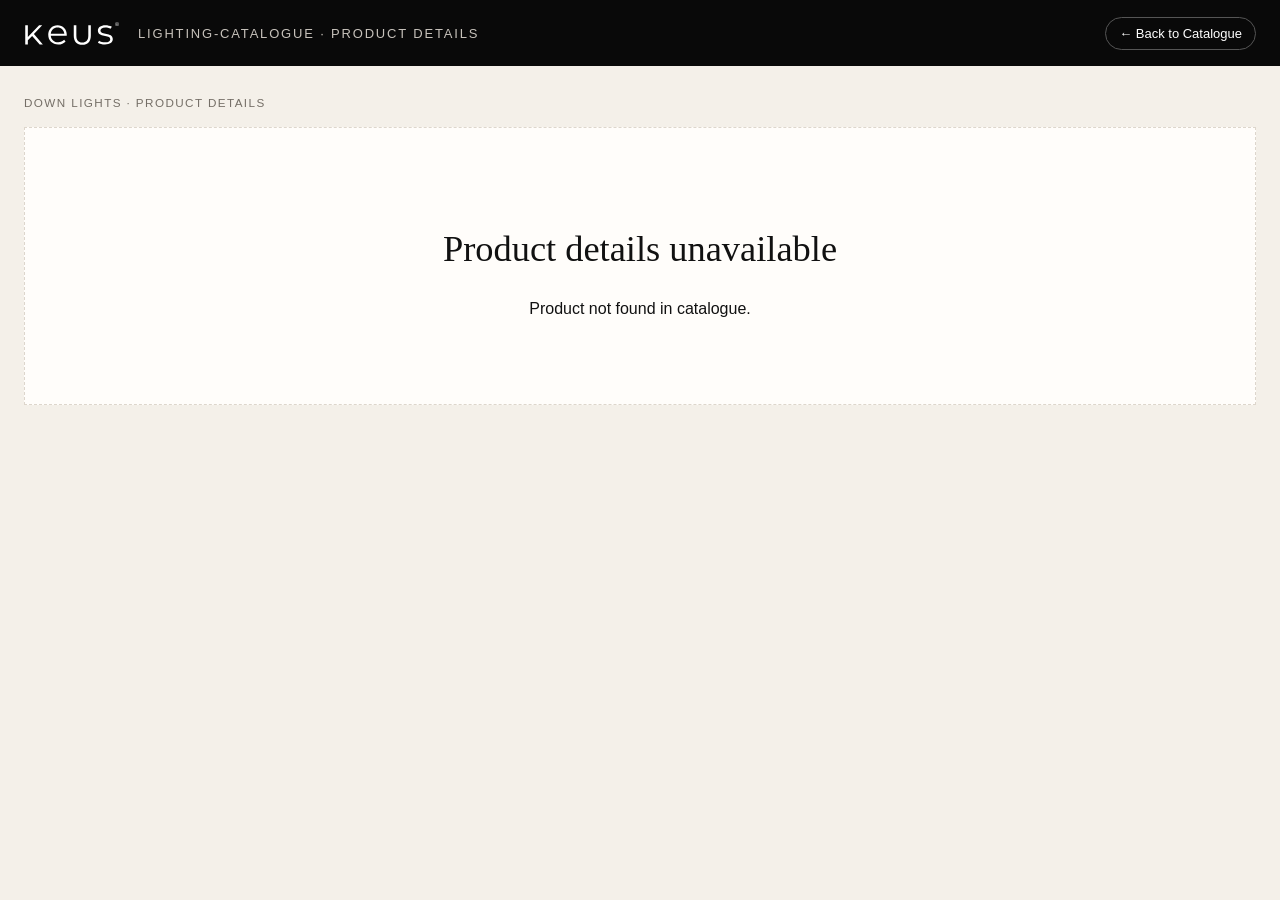
<file: light-details.html>
<!DOCTYPE html>
<html lang="en">
<head>
<meta charset="UTF-8">
<meta name="viewport" content="width=device-width,initial-scale=1">
<title>KEUS · LIGHTING-CATALOGUE · Product Details</title>
<style>
*{box-sizing:border-box}
:root{
  --bg:#f4f0e9;--paper:#fffdfa;--ink:#111;--muted:#746e66;--line:#ddd6cc;
  --gold:#5b524a;--gold-dark:#403a35;--black:#090909;
}
html,body{margin:0;min-height:100%;font-family:Inter,Arial,Helvetica,sans-serif;background:var(--bg);color:var(--ink)}
button{font:inherit;cursor:pointer}
.top{position:sticky;top:0;z-index:20;background:var(--black);color:#fff}
.top-inner{max-width:1280px;margin:auto;min-height:66px;padding:0 24px;display:flex;align-items:center;gap:18px}
.brand{font-weight:700;letter-spacing:.38em;font-size:22.1px}
.sep{display:none}
.top-title{font-size:13px;letter-spacing:.14em;text-transform:uppercase;color:#c7c2bb}
.back{margin-left:auto;border:1px solid #555;background:transparent;color:#fff;border-radius:999px;padding:8px 13px;font-size:13px}
.back:hover{background:#fff;color:#111}
.shell{max-width:1280px;margin:auto;padding:30px 24px 48px}
.breadcrumb{margin-bottom:18px;font-size:11.7px;letter-spacing:.12em;text-transform:uppercase;color:var(--muted)}
.layout{display:grid;grid-template-columns:minmax(340px,.9fr) minmax(0,1.15fr);background:var(--paper);border:1px solid var(--line)}
.visual{padding:28px;border-right:1px solid var(--line)}
.image-box{aspect-ratio:1/1;display:flex;align-items:center;justify-content:center;background:#fff;border:1px solid #eee9e2}
.image-box img{width:84%;height:84%;object-fit:contain}
.thumbs{display:flex;gap:8px;flex-wrap:wrap;margin-top:10px}
.thumb{width:62px;height:62px;padding:4px;border:1px solid var(--line);background:#fff}
.thumb.active{border-color:#111}
.thumb img{width:100%;height:100%;object-fit:contain}
.finish-wrap{margin-top:18px}
.label{margin-bottom:8px;font-size:10.4px;letter-spacing:.13em;text-transform:uppercase;color:#8d867e}
.finishes{display:flex;gap:8px;flex-wrap:wrap}
.finish-btn{display:flex;align-items:center;gap:7px;border:1px solid var(--line);background:#fff;border-radius:999px;padding:6px 10px 6px 6px;font-size:11.7px}
.finish-btn.active{border-color:var(--gold);box-shadow:inset 0 0 0 1px var(--gold)}
.swatch{width:18px;height:18px;border-radius:50%;border:1px solid rgba(0,0,0,.14);background:#ddd}
.sw-white{background:#f7f6f1}.sw-mat-black{background:#181818}.sw-champagne-gold{background:linear-gradient(135deg,#8e6e3f,#e2ca96 45%,#a78450)}
.sw-rose-gold{background:linear-gradient(135deg,#8c5558,#d7a6a4 48%,#a56667)}.sw-brown{background:#684834}.sw-coffee{background:#4c372f}
.sw-dark-gray{background:#57595b}.sw-ballet-blue{background:#8faabd}.sw-chrome{background:linear-gradient(135deg,#656565,#f3f3f3 48%,#7d7d7d)}
.sw-chrome-black{background:linear-gradient(135deg,#111,#5c5c5c 44%,#171717)}.sw-standard{background:#d7d1c6}
.info{padding:34px}
.kicker{font-size:11.7px;letter-spacing:.13em;text-transform:uppercase;color:var(--muted);margin-bottom:9px}
h1{margin:0;font-family:Georgia,'Times New Roman',serif;font-size:57.2px;font-weight:400;line-height:1}
.price{margin:12px 0 22px;color:var(--gold-dark);font-size:23.4px;font-weight:700}
.description{margin:0 0 22px;color:#5f5952;font-size:15.6px;line-height:1.7;max-width:760px}
.spec-grid{display:grid;grid-template-columns:repeat(3,minmax(0,1fr));border-left:1px solid var(--line);border-top:1px solid var(--line)}
.spec{min-height:76px;padding:12px;border-right:1px solid var(--line);border-bottom:1px solid var(--line)}
.spec-label{font-size:10.4px;letter-spacing:.12em;text-transform:uppercase;color:#8e877e;margin-bottom:6px}
.spec-value{font-size:14.3px;line-height:1.45;overflow-wrap:anywhere}
.profile-only .spec-grid{grid-template-columns:repeat(2,minmax(0,1fr))}
.profile-only .price,.profile-only .finish-wrap,.profile-only .thumbs{display:none}
.profile-only .description{font-size:16.9px}
.variants{margin-top:22px}
.variants h2{font-family:Georgia,'Times New Roman',serif;font-size:28.6px;font-weight:400;margin:0 0 10px}
.table-wrap{overflow:auto;border:1px solid var(--line);background:#fff}
table{border-collapse:collapse;width:100%;min-width:1200px}
th,td{padding:9px 10px;border-right:1px solid #eee9e2;border-bottom:1px solid #eee9e2;text-align:left;white-space:nowrap}
th{font-size:10.4px;letter-spacing:.11em;text-transform:uppercase;color:#7f786f;background:#f7f4ef}
td{font-size:11.7px}
.variants.profile-only{display:none}
.status{padding:70px 20px;text-align:center;background:var(--paper);border:1px dashed var(--line)}
.status h2{font-family:Georgia,'Times New Roman',serif;font-size:36.4px;font-weight:400}
@media(max-width:780px){
  .top-inner{min-height:58px;padding:0 14px}
  .brand{font-size:18.2px}.sep,.top-title{display:none}
  .shell{padding:12px 10px 30px}
  .breadcrumb{margin:7px 2px 10px}
  .layout{grid-template-columns:1fr;border-radius:12px;overflow:hidden}
  .visual{padding:14px;border-right:0;border-bottom:1px solid var(--line)}
  .info{padding:18px 14px 20px}
  h1{font-family:Inter,Arial,sans-serif;font-size:36.4px;font-weight:750;letter-spacing:-.025em}
  .price{font-size:20.8px}
  .spec-grid{grid-template-columns:repeat(2,minmax(0,1fr))}
  .spec{min-height:64px;padding:10px}
  .profile-only .spec-grid{grid-template-columns:1fr}
  .image-box{border-radius:10px}
}

@media(max-width:780px){
  .finish-wrap{margin-top:10px!important}
  .label{
    margin-bottom:5px!important;
    font-size:8.45px!important;
  }
  .finishes{
    gap:5px!important;
    flex-wrap:nowrap!important;
    overflow-x:auto!important;
    overflow-y:hidden!important;
    padding-bottom:4px!important;
    scrollbar-width:none!important;
    -webkit-overflow-scrolling:touch;
  }
  .finishes::-webkit-scrollbar{display:none!important}
  .finish-btn{
    flex:0 0 auto!important;
    min-height:30px!important;
    padding:4px 8px 4px 4px!important;
    gap:5px!important;
    font-size:9.75px!important;
  }
  .finish-btn .swatch{
    width:16px!important;
    height:16px!important;
  }
}


/* =========================================================
   MOBILE PRODUCT DETAILS — RESPONSIVE FIX
   ========================================================= */
html,body{
  width:100%;
  max-width:100%;
  overflow-x:hidden;
}
.layout,.visual,.info,.variants,.table-wrap,.image-box,.spec-grid{
  min-width:0;
  max-width:100%;
}
.spec-value{
  overflow-wrap:anywhere;
  word-break:break-word;
}

@media(max-width:780px){
  body{overflow-x:hidden;background:#f4f0e9}

  .top{position:sticky;top:0;z-index:40}
  .top-inner{
    width:100%;
    max-width:100%;
    min-height:56px;
    padding:0 10px;
    gap:8px;
  }
  .brand{
    flex:0 0 auto;
    font-size:16.9px;
    letter-spacing:.28em;
  }
  .sep,.top-title{display:none}
  .back{
    margin-left:auto;
    max-width:64%;
    min-height:34px;
    padding:6px 9px;
    overflow:hidden;
    white-space:nowrap;
    text-overflow:ellipsis;
    font-size:11.05px;
  }

  .shell{
    width:100%;
    max-width:100%;
    padding:9px 8px 26px;
    overflow:hidden;
  }
  .breadcrumb{
    width:100%;
    margin:2px 2px 8px;
    overflow:hidden;
    white-space:nowrap;
    text-overflow:ellipsis;
    font-size:9.75px;
    line-height:1.35;
  }

  .layout{
    display:block;
    width:100%;
    border-radius:11px;
    overflow:hidden;
  }
  .visual{
    width:100%;
    padding:10px;
    border-right:0;
    border-bottom:1px solid var(--line);
    overflow:hidden;
  }
  .image-box{
    width:100%;
    aspect-ratio:1/1;
    border-radius:9px;
    overflow:hidden;
  }
  .image-box img{
    width:88%;
    height:88%;
    max-width:100%;
    object-fit:contain;
  }

  .thumbs{
    width:100%;
    display:flex;
    flex-wrap:nowrap;
    gap:6px;
    margin-top:7px;
    padding-bottom:2px;
    overflow-x:auto;
    overflow-y:hidden;
    scrollbar-width:none;
    -webkit-overflow-scrolling:touch;
  }
  .thumbs::-webkit-scrollbar{display:none}
  .thumb{
    flex:0 0 52px;
    width:52px;
    height:52px;
    padding:3px;
    border-radius:7px;
  }

  .finish-wrap{
    width:100%;
    margin-top:9px!important;
    overflow:hidden;
  }
  .label{
    margin-bottom:5px!important;
    font-size:8.45px!important;
  }
  .finishes{
    width:100%;
    max-width:100%;
    display:flex!important;
    flex-wrap:nowrap!important;
    gap:5px!important;
    padding-bottom:3px!important;
    overflow-x:auto!important;
    overflow-y:hidden!important;
    scrollbar-width:none!important;
    -webkit-overflow-scrolling:touch;
  }
  .finishes::-webkit-scrollbar{display:none!important}
  .finish-btn{
    flex:0 0 auto!important;
    min-height:29px!important;
    padding:4px 7px 4px 4px!important;
    gap:4px!important;
    font-size:9.1px!important;
    white-space:nowrap;
  }
  .finish-btn .swatch{
    width:15px!important;
    height:15px!important;
  }

  .info{
    width:100%;
    padding:15px 11px 14px;
    overflow:hidden;
  }
  .kicker{
    margin-bottom:6px;
    font-size:9.1px;
  }
  h1{
    max-width:100%;
    font-family:Inter,Arial,sans-serif;
    font-size:29.9px;
    line-height:1.08;
    font-weight:750;
    letter-spacing:-.02em;
    overflow-wrap:anywhere;
  }
  .price{
    margin:8px 0 13px;
    font-size:18.2px;
  }
  .description{
    max-width:100%;
    margin-bottom:13px;
    font-size:13px;
    line-height:1.5;
  }

  .spec-grid{
    width:100%;
    grid-template-columns:repeat(2,minmax(0,1fr));
  }
  .spec{
    min-width:0;
    min-height:58px;
    padding:8px;
  }
  .spec-label{
    margin-bottom:4px;
    font-size:7.8px;
    letter-spacing:.10em;
  }
  .spec-value{
    font-size:11.05px;
    line-height:1.3;
    white-space:normal;
    overflow-wrap:anywhere;
    word-break:break-word;
  }

  .variants{
    width:100%;
    max-width:100%;
    margin-top:12px;
    overflow:hidden;
  }
  .variants h2{
    margin:0 2px 7px;
    font-family:Inter,Arial,sans-serif;
    font-size:18.2px;
    font-weight:700;
  }
  .table-wrap{
    width:100%;
    max-width:100%;
    overflow-x:auto;
    overflow-y:hidden;
    border-radius:8px;
    -webkit-overflow-scrolling:touch;
    scrollbar-width:thin;
  }
  table{
    width:max-content;
    min-width:900px;
  }
  th,td{
    padding:7px 8px;
    font-size:9.75px;
  }
  th{font-size:8.45px}

  .profile-only .spec-grid{grid-template-columns:1fr}
}

@media(max-width:360px){
  .shell{padding-left:6px;padding-right:6px}
  .visual{padding:8px}
  .info{padding:13px 9px 12px}
  h1{font-size:27.3px}
  .spec-grid{grid-template-columns:1fr}
  .back{max-width:58%;font-size:10.4px}
}


/* =========================================================
   PROFILE DETAILS ONLY — colour variation selector
   ========================================================= */
.profile-only .price{display:none}
.profile-only .finish-wrap{display:none}
.profile-only .profile-thumbs{display:flex}
.profile-variation-wrap{margin-top:14px}
.profile-detail-variations{
  display:flex;
  flex-wrap:wrap;
  gap:7px;
}
.profile-detail-variation{
  display:inline-flex;
  align-items:center;
  gap:6px;
  min-height:32px;
  padding:4px 9px 4px 5px;
  border:1px solid #d7d0c6;
  border-radius:999px;
  background:#fff;
  color:#5b524a;
  font-size:10.4px;
}
.profile-detail-variation.active{
  border-color:#5b524a;
  box-shadow:inset 0 0 0 1px #5b524a;
}
.profile-code{
  font-weight:800;
  letter-spacing:.04em;
}
.profile-variation-name{
  color:#746e66;
}
.profile-variation-dot{
  width:16px;
  height:16px;
  border:1px solid rgba(7,4,4,.18);
  border-radius:50%;
  flex:0 0 auto;
}
.pv-white{background:#f7f6f1}
.pv-grey-white{background:linear-gradient(90deg,#8f8b85 0 50%,#f7f6f1 50%)}
.pv-champagne-white{background:linear-gradient(90deg,#b9a589 0 50%,#f7f6f1 50%)}
.pv-black-white{background:linear-gradient(90deg,#070404 0 50%,#f7f6f1 50%)}
.pv-iron-white{background:linear-gradient(90deg,#5f605f 0 50%,#f7f6f1 50%)}
.pv-white-white{background:#f7f6f1;box-shadow:inset 0 0 0 2px #e3dfd8}
.pv-black-black{background:#070404}
.pv-white-black{background:linear-gradient(90deg,#f7f6f1 0 50%,#070404 50%)}
.pv-white-transparent{
  background:
    linear-gradient(90deg,#f7f6f1 0 50%,transparent 50%),
    repeating-conic-gradient(#d9d6d0 0 25%,#fff 0 50%) 50%/5px 5px;
}
.pv-black-transparent{
  background:
    linear-gradient(90deg,#070404 0 50%,transparent 50%),
    repeating-conic-gradient(#d9d6d0 0 25%,#fff 0 50%) 50%/5px 5px;
}
.pv-black{background:#070404}
.pv-standard{background:#c6beb6}

@media(max-width:780px){
  .profile-variation-wrap{margin-top:10px}
  .profile-detail-variations{
    flex-wrap:nowrap;
    overflow-x:auto;
    overflow-y:hidden;
    gap:5px;
    padding-bottom:4px;
    scrollbar-width:none;
    -webkit-overflow-scrolling:touch;
  }
  .profile-detail-variations::-webkit-scrollbar{display:none}
  .profile-detail-variation{
    flex:0 0 auto;
    min-height:28px;
    padding:4px 7px 4px 4px;
    gap:4px;
    font-size:9.1px;
  }
  .profile-variation-dot{
    width:14px;
    height:14px;
  }
  .profile-variation-name{
    max-width:150px;
    white-space:nowrap;
  }
  .profile-only .spec-grid{
    grid-template-columns:repeat(2,minmax(0,1fr));
  }
}


/* =========================================================
   PROFILE DETAILS ONLY — exact row image mapping
   ========================================================= */
.profile-combo-wrap{margin-top:14px}
.profile-combo-options{
  display:grid;
  grid-template-columns:repeat(2,minmax(0,1fr));
  gap:7px;
}
.profile-combo-option{
  min-width:0;
  display:flex;
  align-items:center;
  gap:8px;
  padding:6px;
  border:1px solid #d8d1c7;
  border-radius:10px;
  background:#fff;
  color:#5b524a;
  text-align:left;
}
.profile-combo-option.active{
  border-color:#5b524a;
  box-shadow:inset 0 0 0 1px #5b524a;
}
.profile-combo-thumb{
  width:42px;
  height:42px;
  flex:0 0 42px;
  display:flex;
  align-items:center;
  justify-content:center;
  border-radius:7px;
  background:#fbfaf7;
  overflow:hidden;
}
.profile-combo-thumb img{
  width:90%;
  height:90%;
  object-fit:contain;
}
.profile-combo-copy{min-width:0;display:block}
.profile-combo-copy b{
  display:block;
  overflow:hidden;
  text-overflow:ellipsis;
  white-space:nowrap;
  font-size:10px;
}
.profile-combo-copy small{
  display:block;
  margin-top:3px;
  color:#817970;
  font-size:8px;
  line-height:1.3;
}
.profile-image-unavailable{
  color:#8f877e;
  font-size:10px;
  font-weight:600;
}
@media(max-width:780px){
  .profile-combo-options{
    display:flex;
    grid-template-columns:none;
    gap:6px;
    overflow-x:auto;
    overflow-y:hidden;
    padding-bottom:4px;
    scrollbar-width:none;
    -webkit-overflow-scrolling:touch;
  }
  .profile-combo-options::-webkit-scrollbar{display:none}
  .profile-combo-option{
    flex:0 0 165px;
    padding:5px;
    border-radius:9px;
  }
  .profile-combo-thumb{
    width:36px;
    height:36px;
    flex-basis:36px;
  }
  .profile-combo-copy b{font-size:9px}
  .profile-combo-copy small{font-size:7px}
}


/* =========================================================
   PROFILE DETAILS ONLY — DESKTOP / WEB REFINEMENT
   Mobile details and lighting-product details remain unchanged.
   ========================================================= */
@media(min-width:781px){
  .exact-profile-detail{
    grid-template-columns:minmax(480px,1.05fr) minmax(0,.95fr);
    border-radius:18px;
    overflow:hidden;
    box-shadow:0 16px 44px rgba(7,4,4,.06);
  }

  .exact-profile-detail .visual{
    padding:30px;
    background:#faf8f4;
  }

  .exact-profile-detail .image-box{
    min-height:470px;
    border-radius:14px;
    border:1px solid #e7e1d9;
    background:
      radial-gradient(circle at 50% 44%,#fff 0 42%,#fbfaf7 70%,#f3efe9 100%);
  }

  .exact-profile-detail .image-box img{
    width:86%;
    height:86%;
  }

  .exact-profile-detail .profile-combo-wrap{
    margin-top:18px;
  }

  .exact-profile-detail .profile-combo-options{
    grid-template-columns:repeat(2,minmax(0,1fr));
    gap:9px;
  }

  .exact-profile-detail .profile-combo-option{
    min-height:66px;
    padding:7px;
    border-radius:12px;
    background:#fff;
    border:1px solid #ddd6cc;
    transition:border-color .16s ease,box-shadow .16s ease,transform .16s ease;
  }

  .exact-profile-detail .profile-combo-option:hover{
    transform:translateY(-1px);
    border-color:#aaa099;
  }

  .exact-profile-detail .profile-combo-option.active{
    border-color:#5b524a;
    box-shadow:inset 0 0 0 1px #5b524a,0 5px 14px rgba(91,82,74,.08);
  }

  .exact-profile-detail .profile-combo-thumb{
    width:54px;
    height:54px;
    flex-basis:54px;
    border-radius:9px;
    background:#f7f4ef;
  }

  .exact-profile-detail .profile-combo-copy b{
    font-size:12px;
  }

  .exact-profile-detail .profile-combo-copy small{
    margin-top:4px;
    font-size:9px;
  }

  .exact-profile-detail .info{
    padding:42px 38px;
    background:#fffdfa;
  }

  .exact-profile-detail .kicker{
    margin-bottom:10px;
    color:#5b524a;
  }

  .exact-profile-detail h1{
    font-size:44px;
    line-height:1.02;
    letter-spacing:-.025em;
  }

  .exact-profile-detail .description{
    margin-top:16px;
    margin-bottom:24px;
    padding-bottom:20px;
    border-bottom:1px solid #e5dfd7;
    font-size:13px;
    line-height:1.75;
    color:#655e56;
  }

  .exact-profile-detail .spec-grid{
    grid-template-columns:repeat(2,minmax(0,1fr));
    border-radius:12px;
    overflow:hidden;
  }

  .exact-profile-detail .spec{
    min-height:86px;
    padding:14px;
    background:#fff;
  }

  .exact-profile-detail .spec-label{
    margin-bottom:8px;
    font-size:9px;
  }

  .exact-profile-detail .spec-value{
    font-size:13px;
    line-height:1.5;
  }
}


/* =========================================================
   DETAILS — PLAIN FINISH / COLOUR STATES
   ========================================================= */
.finish-btn,
.finish-btn.active,
.profile-detail-variation,
.profile-detail-variation.active,
.profile-combo-option,
.profile-combo-option.active{
  box-shadow:none!important;
}

.finish-btn.active,
.profile-detail-variation.active,
.profile-combo-option.active{
  border-color:#5b524a!important;
}


/* =========================================================
   REQUESTED CHANGE ONLY — MOBILE DETAILS IMAGE SWIPE
   ========================================================= */
@media(max-width:780px){
  .layout .image-box{
    touch-action:pan-y;
  }
}


/* Requested details refinements only */
.spec.spec-full{
  grid-column:1/-1!important;
  min-height:auto;
}

/* Lighter product-name and rate weight */
h1{
  font-weight:400;
}
.price{
  font-weight:500;
}
@media(max-width:780px){
  h1{
    font-weight:500!important;
  }
  .price{
    font-weight:500!important;
  }
}


/* =========================================================
   MOBILE ONLY — LIGHTER DETAILS TYPOGRAPHY
   Desktop/web remains unchanged.
   ========================================================= */
@media(max-width:780px){
  body,
  button,
  .kicker,
  h1,
  .price,
  .description,
  .label,
  .finish-btn,
  .spec-label,
  .spec-value,
  .profile-combo-copy b,
  .profile-combo-copy small,
  .profile-detail-variation,
  table,
  th,
  td{
    font-weight:400!important;
  }

  h1,
  .price{
    font-weight:400!important;
  }
}


/* =========================================================
   KEUS BLACK THEME — PRODUCT DETAILS
   ========================================================= */
.detail-theme-toggle{
  margin-left:auto;
  min-height:34px;
  padding:0 10px 0 8px;
  display:inline-flex;
  align-items:center;
  gap:7px;
  border:1px solid #555;
  border-radius:999px;
  background:transparent;
  color:#c6beb6;
  font-size:10px;
  font-weight:500;
  letter-spacing:.08em;
  text-transform:uppercase;
}
.detail-theme-icon{
  width:15px;height:15px;border:1px solid currentColor;border-radius:50%;
  position:relative;overflow:hidden;flex:0 0 auto;
}
.detail-theme-icon:after{
  content:"";position:absolute;inset:2px 2px 2px 7px;
  border-radius:0 999px 999px 0;background:currentColor;
}
.detail-theme-toggle[aria-pressed="true"]{
  background:#c6beb6;border-color:#c6beb6;color:#070404;
}
.top-title + .detail-theme-toggle{margin-left:auto}
.detail-theme-toggle + .back{margin-left:0}

body.keus-black{
  --bg:#070404;
  --paper:#11100f;
  --ink:#f5f2ee;
  --muted:#aaa198;
  --line:#302b27;
  --gold:#c6beb6;
  --gold-dark:#c6beb6;
  --black:#070404;
  background:#070404;
  color:#f5f2ee;
}
body.keus-black .top{
  background:#070404;
  border-bottom:1px solid #292522;
}
body.keus-black .layout{
  background:#11100f;
  border-color:#302b27;
}
body.keus-black .visual{
  border-color:#302b27;
}
body.keus-black .image-box,
body.keus-black .thumb{
  background:#f7f6f2;
}
body.keus-black .image-box{
  border-color:#302b27;
}
body.keus-black .thumb{
  border-color:#4a443e;
}
body.keus-black .thumb.active{
  border-color:#c6beb6;
}
body.keus-black .finish-btn{
  background:#151311;
  border-color:#403a35;
  color:#d8d2cc;
}
body.keus-black .finish-btn.active{
  border-color:#c6beb6;
  box-shadow:none;
}
body.keus-black .description,
body.keus-black .kicker,
body.keus-black .label,
body.keus-black .spec-label,
body.keus-black .breadcrumb{
  color:#aaa198;
}
body.keus-black .spec-grid,
body.keus-black .spec{
  border-color:#302b27;
}
body.keus-black .table-wrap{
  background:#11100f;
  border-color:#302b27;
}
body.keus-black th{
  background:#181512;
  color:#aaa198;
}
body.keus-black th,
body.keus-black td{
  border-color:#302b27;
}
body.keus-black td{
  color:#e6e0da;
}
body.keus-black .status{
  background:#11100f;
  border-color:#403a35;
}
body.keus-black .back{
  border-color:#5b524a;
  color:#f5f2ee;
}
body.keus-black .back:hover{
  background:#c6beb6;
  border-color:#c6beb6;
  color:#070404;
}

@media(max-width:780px){
  .detail-theme-toggle{
    width:34px;height:34px;min-height:34px;padding:0;
    justify-content:center;
  }
  .detail-theme-text{display:none}
  body.keus-black{background:#070404!important}
  body.keus-black .layout{background:#11100f}
}


/* KEUS header logo */
.brand-logo-link{display:inline-flex;align-items:center;justify-content:center;flex:0 0 auto;text-decoration:none}
.brand-logo{display:block;width:auto;height:25px;max-width:96px}
@media(max-width:780px){.brand-logo{height:21px;max-width:82px}}


/* KEUS page-loading animation */
.keus-page-loader{position:fixed;inset:0;z-index:99999;display:flex;align-items:center;justify-content:center;background:#070404;opacity:1;visibility:visible;transition:opacity .28s ease,visibility .28s ease}
.keus-page-loader.is-hidden{opacity:0;visibility:hidden;pointer-events:none}
.keus-loader-inner{width:min(180px,50vw);display:flex;flex-direction:column;align-items:center;gap:20px}
.keus-loader-logo{display:block;width:min(110px,34vw);height:auto;animation:keusLogoBreath 1.15s ease-in-out infinite}
.keus-loader-line{position:relative;width:100%;height:1px;overflow:hidden;background:rgba(198,190,182,.18)}
.keus-loader-line span{position:absolute;top:0;left:-42%;width:42%;height:100%;background:#c6beb6;animation:keusLoaderSweep 1.05s cubic-bezier(.4,0,.2,1) infinite}
@keyframes keusLoaderSweep{0%{left:-42%}55%{left:38%}100%{left:100%}}
@keyframes keusLogoBreath{0%,100%{opacity:.58}50%{opacity:1}}
@media(prefers-reduced-motion:reduce){.keus-loader-logo,.keus-loader-line span{animation:none}}

</style>
  <link rel="preconnect" href="https://wsrv.nl" crossorigin>
  <link rel="dns-prefetch" href="//wsrv.nl">
  <link rel="preconnect" href="https://i.ibb.co" crossorigin>
</head>
<body>
<div class="keus-page-loader" id="keusPageLoader" aria-hidden="true">
  <div class="keus-loader-inner">
    <img class="keus-loader-logo" src="./assets/keus-logo.svg" alt="">
    <div class="keus-loader-line"><span></span></div>
  </div>
</div>

<header class="top"><div class="top-inner"><a class="brand brand-logo-link" href="./index.html" aria-label="Go to catalogue home"><img class="brand-logo" src="./assets/keus-logo.svg" alt="KEUS"></a><div class="top-title">LIGHTING-CATALOGUE · Product Details</div><button class="back" id="backBtn" type="button">← Back to Catalogue</button></div></header>
<main class="shell">
  <div class="breadcrumb" id="breadcrumb">Product details</div>
  <div id="app"><div class="status"><h2>Loading product…</h2></div></div>
</main>
<script>
(() => {
'use strict';
const CATEGORIES={
  downlights:{label:'Down Lights',file:'./data/downlights.csv'},
  tracklights:{label:'Track Lights',file:'./data/tracklights.csv'},
  profiles:{label:'Profiles',file:'./data/profiles.csv'},
  outdoor:{label:'Outdoor Lights',file:'./data/outdoor-lights.csv'}
};
const aliases={
  name:['name','product name','product'],
  itemNo:['item no','item number','itemno','item code'],
  vf:['vf','voltage'],imax:['imax','current','max current'],
  cct:['cct','colour temperature','color temperature'],cri:['cri'],
  cutout:['cutout','cut out','cut-out'],beam:['beam angle','beam','beamangle'],
  wattage:['wattage','watt','watts','power'],
  batchCode:['batch code','batch','batchcode'],
  stockCode:['stock code','stock','stockcode','sku'],
  bisNo:['bis no','bis number','bisno','bis registration no','bis registration number'],
  bisSpec:['bis sec','bissec','bis spec','bis specification','bisspec','bis standard','is standard'],
  mrp:['mrp','maximum retail price','retail price','price'],
  mfgBy:['mfg by','mfgby','manufacturer','manufactured by','manufacturing by','manufacturer name'],
  newDescription:['new description','newdescription','description','product description'],
  image:['image','image url','image link','imageurl'],
  finish:['finish','colour','color','finish colour','finish color']
};
const finishCodeMap={W:'White',B:'Mat Black',CG:'Champagne Gold',RG:'Rose Gold',BR:'Brown',COF:'Coffee',DGR:'Dark Gray',BB:'Ballet Blue',CH:'Chrome',CHB:'Chrome Black'};
const finishClasses={'White':'sw-white','Mat Black':'sw-mat-black','Champagne Gold':'sw-champagne-gold','Rose Gold':'sw-rose-gold','Brown':'sw-brown','Coffee':'sw-coffee','Dark Gray':'sw-dark-gray','Ballet Blue':'sw-ballet-blue','Chrome':'sw-chrome','Chrome Black':'sw-chrome-black','Standard':'sw-standard'};
const $=id=>document.getElementById(id);
const esc=s=>String(s??'').replace(/[&<>"']/g,c=>({'&':'&amp;','<':'&lt;','>':'&gt;','"':'&quot;',"'":'&#039;'}[c]));
const clean=s=>String(s??'').replace(/^\uFEFF/,'').trim().toLowerCase().replace(/[_-]+/g,' ').replace(/\s+/g,' ');
const unique=a=>[...new Set(a.map(v=>String(v??'').trim()).filter(Boolean))];
function delimiter(text){const first=text.replace(/^\uFEFF/,'').split(/\r?\n/).find(x=>x.trim())||'';let q=false,c={',':0,';':0,'\t':0};for(let i=0;i<first.length;i++){const ch=first[i];if(ch==='"'){if(q&&first[i+1]==='"'){i++;continue}q=!q;continue}if(!q&&ch in c)c[ch]++}return Object.entries(c).sort((a,b)=>b[1]-a[1])[0][0]}
function parseCSV(text){text=String(text??'').replace(/^\uFEFF/,'');const d=delimiter(text),rows=[];let row=[],cell='',q=false;for(let i=0;i<text.length;i++){const ch=text[i];if(q){if(ch==='"'&&text[i+1]==='"'){cell+='"';i++}else if(ch==='"')q=false;else cell+=ch}else{if(ch==='"')q=true;else if(ch===d){row.push(cell);cell=''}else if(ch==='\n'){row.push(cell);rows.push(row);row=[];cell=''}else if(ch!=='\r')cell+=ch}}if(cell.length||row.length){row.push(cell);rows.push(row)}return rows.filter(r=>r.some(v=>String(v).trim()))}
function sourceImageUrl(value){const raw=String(value||'').trim();if(!raw)return '';try{const u=new URL(raw,location.href);if(u.hostname==='wsrv.nl'||u.hostname==='images.weserv.nl'){let src=u.searchParams.get('url')||'';if(src&&!/^https?:\/\//i.test(src))src='https://'+src;return src||raw}}catch(_){}return raw}
function optimized(value,w=0){const raw=String(value||'').trim();if(!raw)return '';try{const u=new URL(raw,location.href);if(u.hostname==='wsrv.nl'||u.hostname==='images.weserv.nl'){u.protocol='https:';u.hostname='wsrv.nl';u.searchParams.set('output','webp');u.searchParams.set('q','78');if(w)u.searchParams.set('w',String(w));return u.toString()}if(u.hostname==='i.ibb.co'||u.hostname==='ibb.co'){const p=new URL('https://wsrv.nl/');p.searchParams.set('url',u.href);p.searchParams.set('output','webp');p.searchParams.set('q','78');if(w)p.searchParams.set('w',String(w));return p.toString()}}catch(_){}return raw}
function normalizeFinishText(v){const x=clean(v).replace(/\bdefault\b/g,'').trim();const m={white:'White',w:'White',black:'Mat Black','mat black':'Mat Black','matte black':'Mat Black',b:'Mat Black','champagne gold':'Champagne Gold','champeing gold':'Champagne Gold',cg:'Champagne Gold','rose gold':'Rose Gold',rg:'Rose Gold',brown:'Brown',br:'Brown',coffee:'Coffee',cof:'Coffee','dark gray':'Dark Gray','dark grey':'Dark Gray',dgr:'Dark Gray','ballet blue':'Ballet Blue',bb:'Ballet Blue',chrome:'Chrome',ch:'Chrome','chrome black':'Chrome Black',chb:'Chrome Black'};return m[x]||String(v||'').trim()}
function inferFinish(r){const code=String(r.stockCode||'').trim().toUpperCase();const suffix=code.split('/').filter(Boolean).pop()||'';if(finishCodeMap[suffix])return finishCodeMap[suffix];const img=decodeURIComponent(sourceImageUrl(r.image)).toLowerCase().replace(/_/g,'-');const t=[[/chrome[- ]?black/,'Chrome Black'],[/champagne[- ]?gold|champeing[- ]?gold/,'Champagne Gold'],[/rose[- ]?gold/,'Rose Gold'],[/ballet[- ]?blue/,'Ballet Blue'],[/dark[- ]?gr(?:a|e)y/,'Dark Gray'],[/coffee|cofee/,'Coffee'],[/brown/,'Brown'],[/chrome|crome/,'Chrome'],[/mat[- ]?black|matte[- ]?black|black|balck/,'Mat Black'],[/white/,'White']];for(const [re,l] of t)if(re.test(img))return l;return 'Standard'}
function normalize(rows){if(rows.length<2)return[];const h=rows[0].map(String),map={};h.forEach((x,i)=>map[clean(x)]=i);const idx={};for(const f in aliases){idx[f]=-1;for(const a of aliases[f]){if(clean(a) in map){idx[f]=map[clean(a)];break}}}const get=(r,k)=>idx[k]>=0?String(r[idx[k]]??'').trim():'';return rows.slice(1).map(r=>{const o={};for(const k in idx)o[k]=get(r,k);o.finish=normalizeFinishText(o.finish)||inferFinish(o);return o}).filter(r=>r.name)}
function swatch(f){return `<span class="swatch ${finishClasses[f]||'sw-standard'}"></span>`}

function profileVariationFromDescription(value){
  let s=String(value||'')
    .replace(/<br\s*\/?>/gi,' ')
    .replace(/\r?\n/g,' ')
    .replace(/\s+/g,' ')
    .trim()
    .toLowerCase()
    .replace(/transparant/g,'transparent')
    .replace(/transperant/g,'transparent');
  const tests=[
    ['Iron Grey & White Diffuser','iron grey & white diffuser'],
    ['Champagne & White Diffuser','champagne & white diffuser'],
    ['Grey & White Diffuser','grey & white diffuser'],
    ['Black & White Diffuser','black & white diffuser'],
    ['White & White Diffuser','white & white diffuser'],
    ['Black & Black Diffuser','black & black diffuser'],
    ['White & Black Diffuser','white & black diffuser'],
    ['White & Transparent Diffuser','white & transparent diffuser'],
    ['Black & Transparent Diffuser','black & transparent diffuser']
  ];
  for(const [label,phrase] of tests)if(s.includes(phrase))return label;
  if(/\bwhite\b/.test(s))return 'White';
  if(/\bblack\b/.test(s))return 'Black';
  return '';
}
const profileVariationMeta={
  'White':{code:'WH',cls:'pv-white'},
  'Grey & White Diffuser':{code:'GW',cls:'pv-grey-white'},
  'Champagne & White Diffuser':{code:'CW',cls:'pv-champagne-white'},
  'Black & White Diffuser':{code:'BW',cls:'pv-black-white'},
  'Iron Grey & White Diffuser':{code:'IGW',cls:'pv-iron-white'},
  'White & White Diffuser':{code:'WW',cls:'pv-white-white'},
  'Black & Black Diffuser':{code:'BB',cls:'pv-black-black'},
  'White & Black Diffuser':{code:'WB',cls:'pv-white-black'},
  'White & Transparent Diffuser':{code:'WT',cls:'pv-white-transparent'},
  'Black & Transparent Diffuser':{code:'BT',cls:'pv-black-transparent'},
  'Black':{code:'BK',cls:'pv-black'}
};
function profileVariationCode(v){return (profileVariationMeta[v]||{}).code||v||'—'}
function profileVariationSwatch(v){
  const m=profileVariationMeta[v]||{cls:'pv-standard'};
  return `<span class="profile-variation-dot ${m.cls}"></span>`;
}

function spec(l,v){const id=l==='Stock Code'?' id="selectedStockCode"':'';return `<div class="spec"><div class="spec-label">${esc(l)}</div><div class="spec-value"${id}>${esc(v||'—')}</div></div>`}
function specFull(l,v){return `<div class="spec spec-full"><div class="spec-label">${esc(l)}</div><div class="spec-value">${esc(v||'—')}</div></div>`}
function summary(vals,join=' / '){const a=unique(vals);return a.length?a.join(join):'—'}


function profileDescriptionHead(value){
  const parts=String(value||'')
    .replace(/<br\s*\/?>/gi,'\n')
    .split(/\r?\n/)
    .map(s=>s.trim())
    .filter(Boolean);
  return parts[0]||'';
}
function profileFamilyName(row){
  const s=clean(profileDescriptionHead(row.newDescription));
  if(s.startsWith('under cabinet'))return 'Under Cabinet';
  if(s.startsWith('cove profile flexible'))return 'Cove Flexible';
  if(s.startsWith('cove profile'))return 'Cove';
  if(s.startsWith('wide recessed'))return 'Wide Recessed';
  if(s.startsWith('slim recessed'))return 'Slim Recessed';
  if(s.startsWith('slim trimless'))return 'Slim Trimless';
  if(s.startsWith('thin recessed'))return 'Thin Recessed';
  if(s.startsWith('thin surface'))return 'Thin Surface';
  if(s.startsWith('wide surface'))return 'Wide Surface';
  if(s.startsWith('ceiling recessed')||s.startsWith('ceiling trimless'))return 'Ceiling';
  if(s.startsWith('curtain grazer'))return 'Grazer';
  if(s.startsWith('wall mounted'))return 'Wall Mounted UP/DOWN Profile';
  if(s.startsWith('wall grazer'))return 'Wall Grazer Profile';
  if(s.startsWith('lumen fly'))return 'Lumen';
  if(s.startsWith('bendable curve'))return 'Bendable';
  if(s.startsWith('thin trimless')||s.startsWith('wide trimless')||s.startsWith('deep trimless'))return 'Trimless';
  if(s.startsWith('deep surface'))return 'Surface';
  if(s.startsWith('deep recessed'))return 'Recessed';
  if(/^suspended\b/.test(s))return 'Suspended';
  if(s.startsWith('water proof'))return 'Water Proof Profile';
  if(s.startsWith('surface indirect'))return 'Wall Mounted Profile';
  return String(row.name||profileDescriptionHead(row.newDescription)||'Profile').trim();
}
function profileFamilyKey(row){return clean(profileFamilyName(row))}
function profileRowKey(row){return `${String(row.stockCode||'').trim()}::${String(row.newDescription||'').trim()}`}
function profileFastImage(row,w){return row&&row.image?optimized(row.image,w):''}
function profileFallbackImage(row){return row&&row.image?sourceImageUrl(row.image):''}
function profileImageError(img){
  const fb=img.dataset.fallback||'';
  if(fb&&img.dataset.fallbackUsed!=='1'){
    img.dataset.fallbackUsed='1';
    img.src=fb;
    return;
  }
  img.style.display='none';
  const p=img.parentElement;
  if(p&&!p.querySelector('.profile-image-unavailable')){
    const s=document.createElement('span');
    s.className='profile-image-unavailable';
    s.textContent='Image unavailable';
    p.appendChild(s);
  }
}

const params=new URLSearchParams(location.search);
const category=params.get('category')||'downlights';
const product=params.get('product')||'';
let selectedFinish=params.get('finish')||'';
let selectedProfileVariation=params.get('variation')||'';
const requestedProfileKey=params.get('profileKey')||'';
const requestedStockCode=params.get('stockCode')||'';
const requestedDescription=params.get('description')||'';
const cfg=CATEGORIES[category]||CATEGORIES.downlights;
$('breadcrumb').textContent=`${cfg.label} · ${product||'Product Details'}`;
$('backBtn').addEventListener('click',()=>history.length>1?history.back():location.href='index.html');

fetch(encodeURI(cfg.file),{cache:'no-store'})
.then(r=>{if(!r.ok)throw new Error(`${r.status} ${r.statusText}`);return r.text()})
.then(text=>{
  const all=normalize(parseCSV(text));
  const rows=category==='profiles'?all.filter(r=>requestedProfileKey?profileFamilyKey(r)===requestedProfileKey:clean(r.name)===clean(product)):all.filter(r=>clean(r.name)===clean(product));
  if(!rows.length)throw new Error('Product not found in catalogue.');
  render(rows);
})
.catch(err=>{
  $('app').innerHTML=`<div class="status"><h2>Product details unavailable</h2><p>${esc(err.message)}</p></div>`;
});

function render(rows){
  const isProfile=category==='profiles';
  const name=rows[0].name;

  if(isProfile){
    let selectedIndex=0;
    if(requestedStockCode||requestedDescription){
      const hit=rows.findIndex(r=>
        (!requestedStockCode||r.stockCode===requestedStockCode) &&
        (!requestedDescription||r.newDescription===requestedDescription)
      );
      if(hit>=0)selectedIndex=hit;
    }

    const renderProfileDetail=(idx)=>{
      selectedIndex=Math.max(0,Math.min(rows.length-1,idx));
      const row=rows[selectedIndex];
      const variation=profileVariationFromDescription(row.newDescription);
      const main=profileFastImage(row,900);
      const fallback=profileFallbackImage(row);

      const optionMarkup=rows.map((r,i)=>{
        const v=profileVariationFromDescription(r.newDescription);
        return `<button class="profile-combo-option ${i===selectedIndex?'active':''}" type="button" data-profile-combo="${i}">
          <span class="profile-combo-thumb">${r.image?`<img src="${esc(profileFastImage(r,120))}" data-fallback="${esc(profileFallbackImage(r))}" loading="lazy" decoding="async" fetchpriority="low" onerror="profileImageError(this)" alt="">`:''}</span>
          <span class="profile-combo-copy">
            <b>${esc(r.stockCode||'—')}</b>
            <small>${esc(profileVariationCode(v))} · ${esc(v||'Standard')}</small>
          </span>
        </button>`;
      }).join('');

      $('app').innerHTML=`<section class="layout profile-only exact-profile-detail">
        <div class="visual">
          <div class="image-box">${main?`<img id="mainImage" src="${esc(main)}" data-fallback="${esc(fallback)}" decoding="async" fetchpriority="high" onerror="profileImageError(this)" alt="${esc(name)} · ${esc(row.stockCode||'')}">`:'<span class="profile-image-unavailable">Image unavailable</span>'}</div>
          <div class="profile-combo-wrap">
            <div class="label">Available Variants & Colours</div>
            <div class="profile-combo-options">${optionMarkup}</div>
          </div>
        </div>
        <div class="info">
          <div class="kicker">Profile</div>
          <h1>${esc(name)}</h1>
          <p class="description">${esc(row.newDescription||'—')}</p>
          <div class="spec-grid">
            ${spec('Stock Code',row.stockCode||'—')}
            ${spec('Cutout',row.cutout||'—')}
            ${spec('Colour Variation',variation||'—')}
            ${spec('Variation Code',profileVariationCode(variation))}
          </div>
        </div>
      </section>`;

      document.querySelectorAll('[data-profile-combo]').forEach(btn=>btn.addEventListener('click',()=>{
        const next=Number(btn.dataset.profileCombo||0);
        const chosen=rows[next];
        const url=new URL(location.href);
        url.searchParams.set('stockCode',chosen.stockCode||'');
        url.searchParams.set('description',chosen.newDescription||'');
        history.replaceState(null,'',url);
        renderProfileDetail(next);
      }));

      const profileImageBox=document.querySelector('.exact-profile-detail .image-box');
      if(profileImageBox&&rows.length>1){
        let startX=0,startY=0;
        profileImageBox.addEventListener('touchstart',e=>{
          const t=e.touches&&e.touches[0];
          if(!t)return;
          startX=t.clientX;
          startY=t.clientY;
        },{passive:true});
        profileImageBox.addEventListener('touchend',e=>{
          if(!window.matchMedia('(max-width:780px)').matches)return;
          const t=e.changedTouches&&e.changedTouches[0];
          if(!t)return;
          const dx=t.clientX-startX;
          const dy=t.clientY-startY;
          if(Math.abs(dx)<34||Math.abs(dx)<=Math.abs(dy))return;

          const next=dx<0
            ? (selectedIndex+1)%rows.length
            : (selectedIndex-1+rows.length)%rows.length;

          const chosen=rows[next];
          const url=new URL(location.href);
          url.searchParams.set('stockCode',chosen.stockCode||'');
          url.searchParams.set('description',chosen.newDescription||'');
          history.replaceState(null,'',url);
          renderProfileDetail(next);
        },{passive:true});
      }
    };

    renderProfileDetail(selectedIndex);
    return;
  }

  const finishes=unique(rows.map(r=>r.finish));
  if(!selectedFinish||!finishes.includes(selectedFinish))selectedFinish=finishes.includes('White')?'White':(finishes[0]||'');
  const selectedRows=rows.filter(r=>r.finish===selectedFinish).length?rows.filter(r=>r.finish===selectedFinish):rows;
  const selectedVariant=selectedRows.find(r=>r.image)||selectedRows[0]||rows[0];
  const images=unique(selectedRows.map(r=>r.image));
  const main=(selectedVariant&&selectedVariant.image)||images[0]||'';
  const displayedVariant=selectedRows.find(r=>r.image===main)||selectedVariant||selectedRows[0]||rows[0];
  const mrp=displayedVariant&&displayedVariant.mrp?displayedVariant.mrp:'—';
  const selectedStockCode=displayedVariant&&displayedVariant.stockCode?displayedVariant.stockCode:'—';
  const description=summary(rows.map(r=>r.newDescription),' ');

  const specs=[
    ['Stock Code',selectedStockCode],
    ['Item No.',summary(selectedRows.map(r=>r.itemNo))],
    ['Wattage',summary(selectedRows.map(r=>r.wattage))],
    ['CCT',summary(selectedRows.map(r=>r.cct))],
    ['Vf',summary(selectedRows.map(r=>r.vf))],
    ['Imax',summary(selectedRows.map(r=>r.imax))],
    ['CRI',summary(selectedRows.map(r=>r.cri))],
    ['Beam Angle',summary(selectedRows.map(r=>r.beam))],
    ['Cutout',summary(selectedRows.map(r=>r.cutout))],
    ['Batch Code',summary(selectedRows.map(r=>r.batchCode))],
    ['BIS No',summary(selectedRows.map(r=>r.bisNo))],
    ['BIS SEC',summary(selectedRows.map(r=>r.bisSpec))]
  ].map(([l,v])=>spec(l,v)).join('') + specFull('MFG BY',summary(selectedRows.map(r=>r.mfgBy)));

  $('app').innerHTML=`<section class="layout">
    <div class="visual">
      <div class="image-box">${main?`<img id="mainImage" src="${esc(optimized(main,900))}" alt="${esc(name)}" decoding="async" fetchpriority="high">`:'<span>No image</span>'}</div>
      <div class="thumbs" id="thumbs">${images.map((u,i)=>`<button class="thumb ${i===0?'active':''}" type="button" data-img="${esc(u)}"><img src="${esc(optimized(u,120))}" alt="" loading="lazy" decoding="async" fetchpriority="low"></button>`).join('')}</div>
      <div class="finish-wrap">
        <div class="label">Available Finishes</div>
        <div class="finishes" id="finishes">${finishes.map(f=>`<button class="finish-btn ${f===selectedFinish?'active':''}" type="button" data-finish="${esc(f)}">${swatch(f)}<span>${esc(f)}</span></button>`).join('')}</div>
      </div>
    </div>
    <div class="info">
      <div class="kicker">Lighting Product</div>
      <h1>${esc(name)}</h1>
      <div class="price" id="selectedRate">MRP ${esc(mrp)}</div>
      ${description!=='—'?`<p class="description">${esc(description)}</p>`:''}
      <div class="spec-grid">${specs}</div>
    </div>
  </section>
  <section class="variants">
    <h2>Available Variants</h2>
    <div class="table-wrap"><table>
      <thead><tr><th>Finish</th><th>CCT</th><th>Wattage</th><th>Beam</th><th>CRI</th><th>Cutout</th><th>Stock Code</th><th>MRP</th><th>BIS No</th><th>BIS SEC</th></tr></thead>
      <tbody>${selectedRows.map(r=>`<tr><td>${esc(r.finish)}</td><td>${esc(r.cct||'—')}</td><td>${esc(r.wattage||'—')}</td><td>${esc(r.beam||'—')}</td><td>${esc(r.cri||'—')}</td><td>${esc(r.cutout||'—')}</td><td>${esc(r.stockCode||'—')}</td><td>${esc(r.mrp||'—')}</td><td>${esc(r.bisNo||'—')}</td><td>${esc(r.bisSpec||'—')}</td></tr>`).join('')}</tbody>
    </table></div>
  </section>`;

  document.querySelectorAll('[data-img]').forEach(btn=>btn.addEventListener('click',()=>{
    document.querySelectorAll('[data-img]').forEach(b=>b.classList.remove('active'));
    btn.classList.add('active');
    const im=$('mainImage');
    if(im)im.src=optimized(btn.dataset.img,900);

    const row=selectedRows.find(r=>r.image===btn.dataset.img);
    if(row){
      const stock=$('selectedStockCode');
      const rate=$('selectedRate');
      if(stock)stock.textContent=row.stockCode||'—';
      if(rate)rate.textContent=row.mrp?`MRP ${row.mrp}`:'MRP —';
    }
  }));

  document.querySelectorAll('[data-finish]').forEach(btn=>btn.addEventListener('click',()=>{
    selectedFinish=btn.dataset.finish;
    const url=new URL(location.href);
    url.searchParams.set('finish',selectedFinish);
    history.replaceState(null,'',url);
    render(rows);
  }));

  const detailImageBox=document.querySelector('.layout:not(.profile-only) .image-box');
  if(detailImageBox&&finishes.length>1){
    let startX=0,startY=0;
    detailImageBox.addEventListener('touchstart',e=>{
      const t=e.touches&&e.touches[0];
      if(!t)return;
      startX=t.clientX;
      startY=t.clientY;
    },{passive:true});
    detailImageBox.addEventListener('touchend',e=>{
      if(!window.matchMedia('(max-width:780px)').matches)return;
      const t=e.changedTouches&&e.changedTouches[0];
      if(!t)return;
      const dx=t.clientX-startX;
      const dy=t.clientY-startY;
      if(Math.abs(dx)<34||Math.abs(dx)<=Math.abs(dy))return;

      let idx=finishes.indexOf(selectedFinish);
      if(idx<0)idx=0;
      idx=dx<0
        ? (idx+1)%finishes.length
        : (idx-1+finishes.length)%finishes.length;

      selectedFinish=finishes[idx];
      const url=new URL(location.href);
      url.searchParams.set('finish',selectedFinish);
      history.replaceState(null,'',url);
      render(rows);
    },{passive:true});
  }
}

})();
</script>
<script>
(function(){
  const loader=document.getElementById('keusPageLoader');
  if(!loader)return;
  let hidden=false;
  const hideLoader=()=>{
    if(hidden)return;
    hidden=true;
    requestAnimationFrame(()=>{
      loader.classList.add('is-hidden');
      setTimeout(()=>loader.remove(),320);
    });
  };
  if(document.readyState==='complete')setTimeout(hideLoader,120);
  else window.addEventListener('load',()=>setTimeout(hideLoader,120),{once:true});
  setTimeout(hideLoader,3500);
})();
</script>
</body>
</html>
</file>
